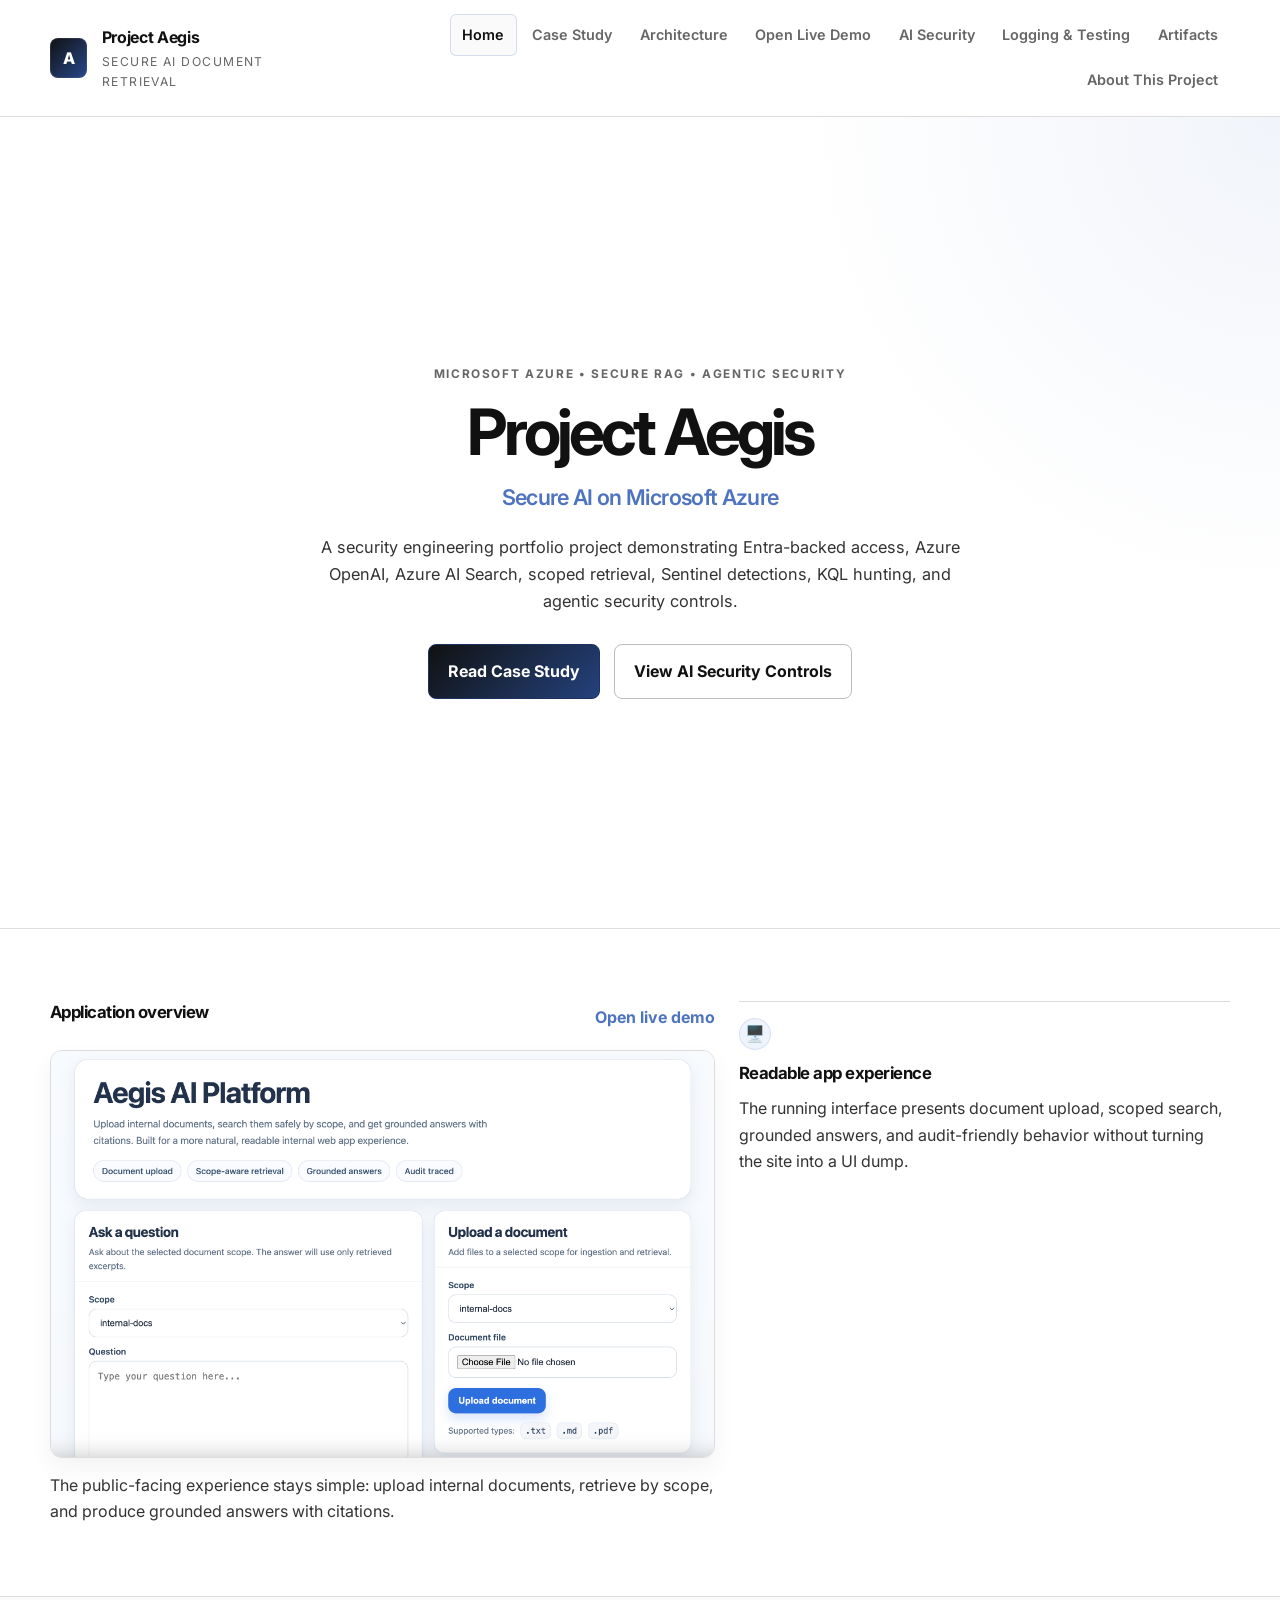
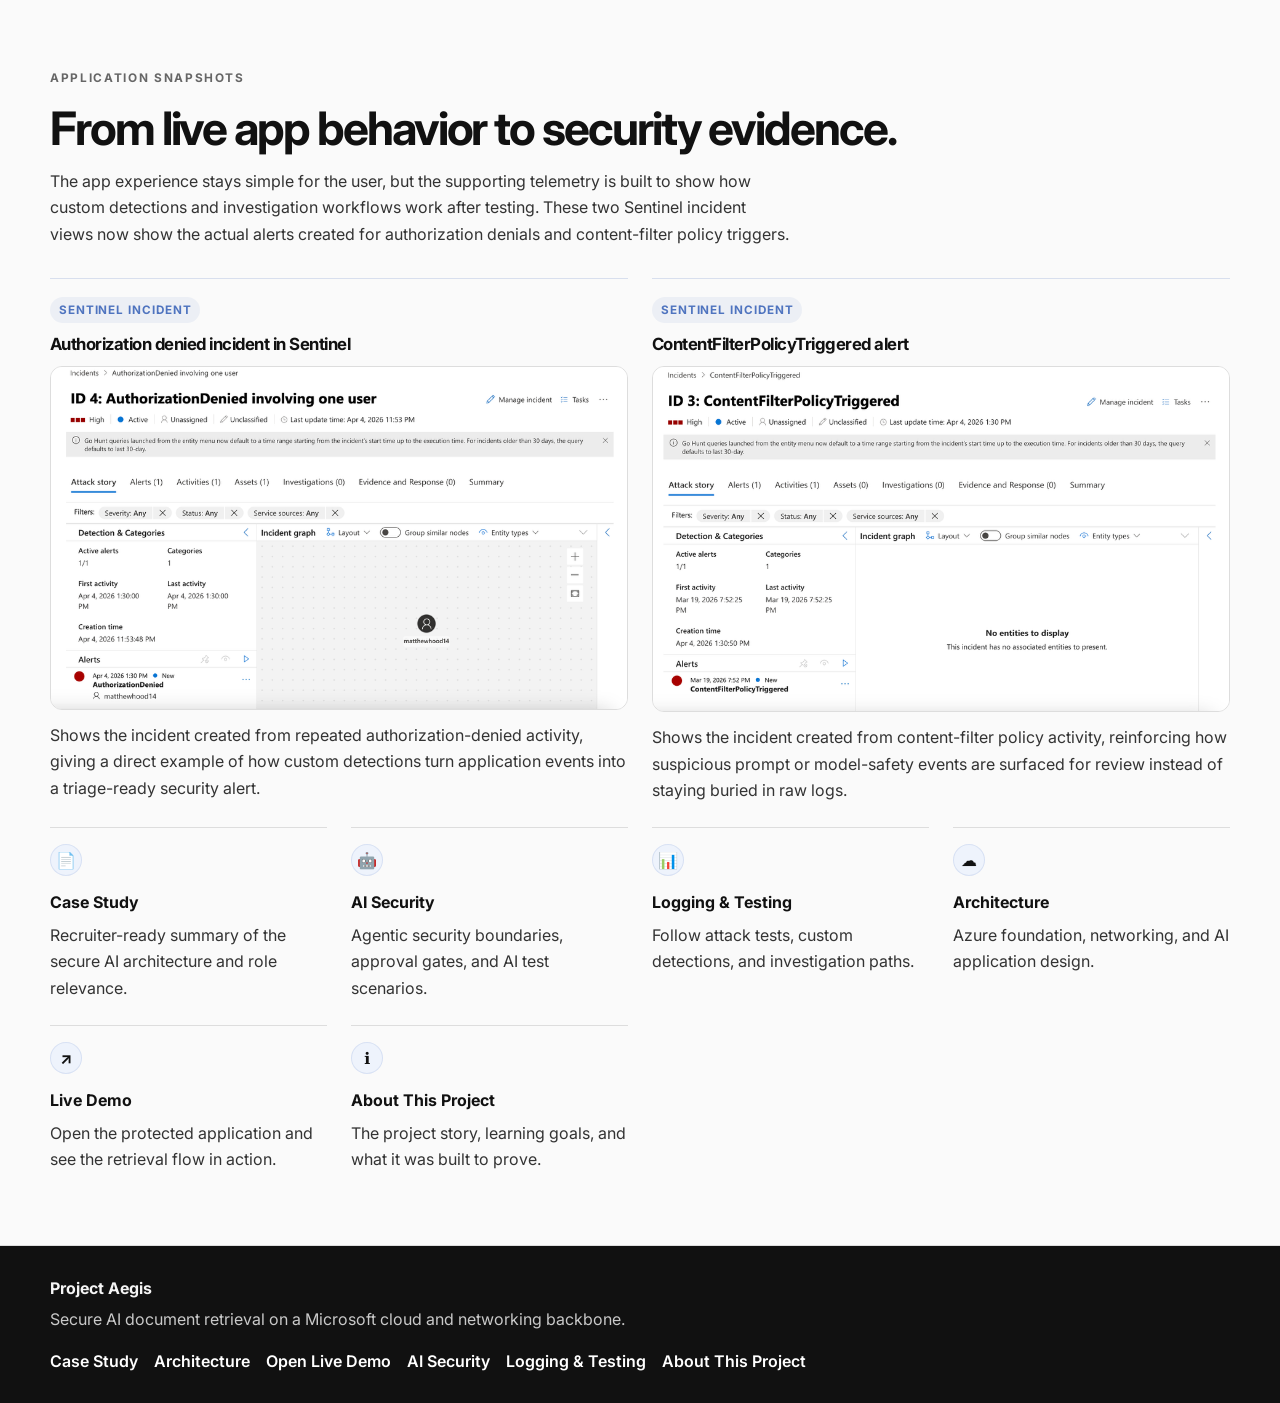
<file: index.html>
<!DOCTYPE html>
<html lang="en">
<head>
  <meta charset="UTF-8" />
  <meta name="viewport" content="width=device-width, initial-scale=1.0" />
  <title>Project Aegis | Secure AI on Microsoft Azure</title>
  <meta name="description" content="Project Aegis is a secure AI document retrieval and agentic security portfolio project built on Microsoft Azure." />
  <meta property="og:title" content="Project Aegis | Secure AI Document Retrieval" />
  <meta property="og:description" content="A recruiter-friendly case study for secure AI on Microsoft Azure, including Entra-backed access, Azure OpenAI, Azure AI Search, Sentinel detections, and agentic security controls." />
  <meta property="og:type" content="website" />
  <meta name="theme-color" content="#111111" />
  <link rel="preconnect" href="https://fonts.googleapis.com" />
  <link rel="preconnect" href="https://fonts.gstatic.com" crossorigin />
  <link href="https://fonts.googleapis.com/css2?family=Inter:wght@400;500;600;700;800&display=swap" rel="stylesheet" />
  <link rel="stylesheet" href="styles.css" />
</head>
<body>
  <div class="page-noise" aria-hidden="true"></div>
  <header class="site-header">
    <div class="container nav-shell">
      <a class="brand" href="index.html">
        <span class="brand-mark">A</span>
        <span>
          <strong>Project Aegis</strong>
          <small>Secure AI Document Retrieval</small>
        </span>
      </a>
      <nav class="site-nav" aria-label="Primary">
        <a class="is-active" href="index.html">Home</a>
        <a href="case-study.html">Case Study</a>
        <a href="architecture.html">Architecture</a>
        <a href="https://app-aegis-aiplatform-hfcscvfke4hwd0gk.eastus-01.azurewebsites.net/" target="_blank" rel="noopener">Open Live Demo</a>
        <a href="ai-security.html">AI Security</a>
        <a href="logging.html">Logging &amp; Testing</a>
        <a href="artifacts.html">Artifacts</a>
        <a href="about.html">About This Project</a>
      </nav>
    </div>
  </header>

  <main>
    <section class="hero hero-home hero-home-minimal">
      <div class="container hero-center">
        <p class="eyebrow">Microsoft Azure • Secure RAG • Agentic security</p>
        <h1>Project Aegis</h1>
        <p class="hero-subtitle">Secure AI on Microsoft Azure</p>
        <p class="lead hero-lead-minimal">A security engineering portfolio project demonstrating Entra-backed access, Azure OpenAI, Azure AI Search, scoped retrieval, Sentinel detections, KQL hunting, and agentic security controls.</p>
        <div class="hero-actions hero-actions-centered">
          <a class="button button-primary" href="case-study.html">Read Case Study</a>
          <a class="button button-secondary" href="ai-security.html">View AI Security Controls</a>
        </div>
      </div>
    </section>

    <section class="section">
      <div class="container">
        <div class="feature-media-grid">
          <article class="panel panel-visual media-panel">
            <div class="panel-head">
              <h3>Application overview</h3>
              <a href="https://app-aegis-aiplatform-hfcscvfke4hwd0gk.eastus-01.azurewebsites.net/" target="_blank" rel="noopener">Open live demo</a>
            </div>
            <img class="content-image" src="SupportingDocs/AppPictures/app-overview.png" alt="Project Aegis application interface showing upload, scoped retrieval, and grounded answer workflow." />
            <p class="media-caption">The public-facing experience stays simple: upload internal documents, retrieve by scope, and produce grounded answers with citations.</p>
          </article>
          <article class="feature-card icon-feature">
            <span class="section-icon" aria-hidden="true">🖥️</span>
            <h3>Readable app experience</h3>
            <p>The running interface presents document upload, scoped search, grounded answers, and audit-friendly behavior without turning the site into a UI dump.</p>
          </article>
        </div>
      </div>
    </section>

    <section class="section section-subtle">
      <div class="container">
        <div class="section-heading narrow">
          <p class="eyebrow">Application snapshots</p>
          <h2>From live app behavior to security evidence.</h2>
          <p>The app experience stays simple for the user, but the supporting telemetry is built to show how custom detections and investigation workflows work after testing. These two Sentinel incident views now show the actual alerts created for authorization denials and content-filter policy triggers.</p>
        </div>

        <div class="feature-grid two simple-columns sentinel-evidence-grid compact-evidence-grid">
          <article class="feature-card evidence-card compact-evidence-card">
            <span class="screenshot-kicker">Sentinel incident</span>
            <h3>Authorization denied incident in Sentinel</h3>
            <img class="content-image" src="SupportingDocs/AppPictures/AuthorizationDeniedAlert.png" alt="Microsoft Sentinel incident view for an AuthorizationDenied alert involving one user." />
            <p>Shows the incident created from repeated authorization-denied activity, giving a direct example of how custom detections turn application events into a triage-ready security alert.</p>
          </article>
          <article class="feature-card evidence-card compact-evidence-card">
            <span class="screenshot-kicker">Sentinel incident</span>
            <h3>ContentFilterPolicyTriggered alert</h3>
            <img class="content-image" src="SupportingDocs/AppPictures/ContentFilterAlert.png" alt="Microsoft Sentinel incident view for a ContentFilterPolicyTriggered alert." />
            <p>Shows the incident created from content-filter policy activity, reinforcing how suspicious prompt or model-safety events are surfaced for review instead of staying buried in raw logs.</p>
          </article>
        </div>

        <div class="quick-nav-grid spaced-top">
          <a class="nav-tile" href="case-study.html">
            <span class="tile-icon" aria-hidden="true">📄</span>
            <strong>Case Study</strong>
            <span>Recruiter-ready summary of the secure AI architecture and role relevance.</span>
          </a>
          <a class="nav-tile" href="ai-security.html">
            <span class="tile-icon" aria-hidden="true">🤖</span>
            <strong>AI Security</strong>
            <span>Agentic security boundaries, approval gates, and AI test scenarios.</span>
          </a>
          <a class="nav-tile" href="logging.html">
            <span class="tile-icon" aria-hidden="true">📊</span>
            <strong>Logging &amp; Testing</strong>
            <span>Follow attack tests, custom detections, and investigation paths.</span>
          </a>
          <a class="nav-tile" href="architecture.html">
            <span class="tile-icon" aria-hidden="true">☁️</span>
            <strong>Architecture</strong>
            <span>Azure foundation, networking, and AI application design.</span>
          </a>
          <a class="nav-tile" href="https://app-aegis-aiplatform-hfcscvfke4hwd0gk.eastus-01.azurewebsites.net/" target="_blank" rel="noopener">
            <span class="tile-icon" aria-hidden="true">↗</span>
            <strong>Live Demo</strong>
            <span>Open the protected application and see the retrieval flow in action.</span>
          </a>
          <a class="nav-tile" href="about.html">
            <span class="tile-icon" aria-hidden="true">ℹ️</span>
            <strong>About This Project</strong>
            <span>The project story, learning goals, and what it was built to prove.</span>
          </a>
        </div>
      </div>
    </section>
  </main>

  <footer class="site-footer">
    <div class="container footer-layout">
      <div>
        <strong>Project Aegis</strong>
        <p>Secure AI document retrieval on a Microsoft cloud and networking backbone.</p>
      </div>
      <div class="footer-links">
        <a href="case-study.html">Case Study</a>
        <a href="architecture.html">Architecture</a>
        <a href="https://app-aegis-aiplatform-hfcscvfke4hwd0gk.eastus-01.azurewebsites.net/" target="_blank" rel="noopener">Open Live Demo</a>
        <a href="ai-security.html">AI Security</a>
        <a href="logging.html">Logging &amp; Testing</a>
        <a href="about.html">About This Project</a>
      </div>
    </div>
  </footer>

  <script src="script.js?v=secure-ai-2026-06"></script>
</body>
</html>
</file>
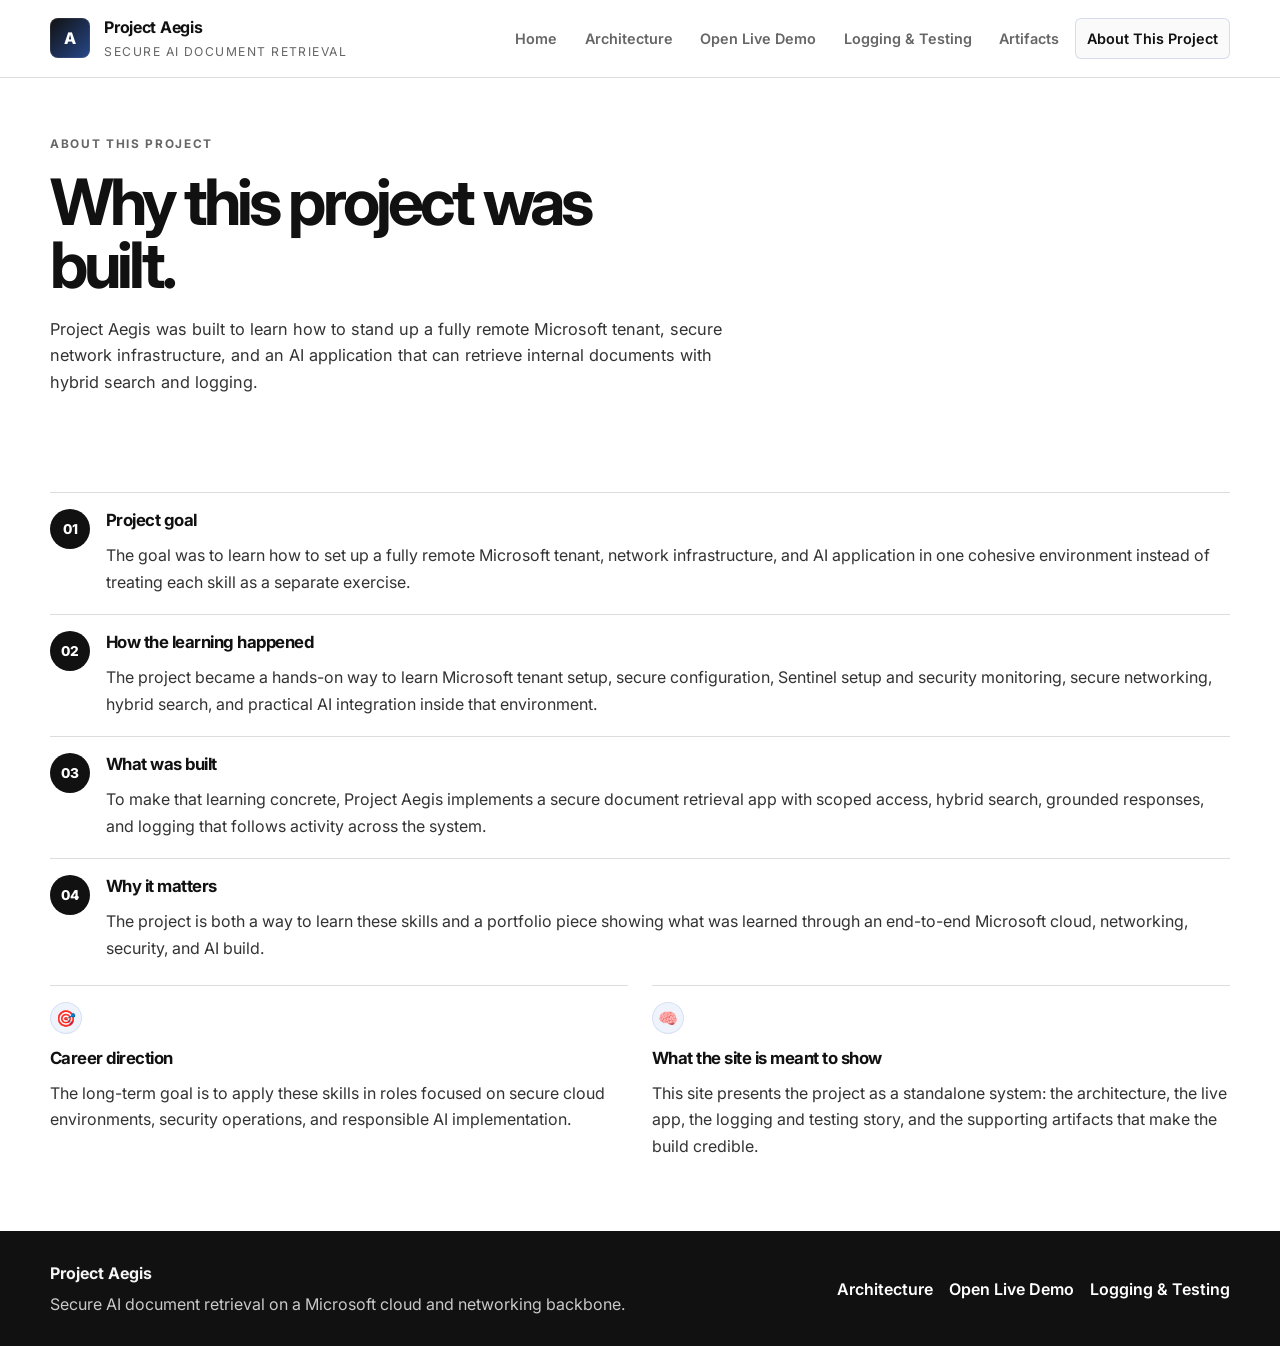
<file: about.html>
<!DOCTYPE html>
<html lang="en">
<head>
  <meta charset="UTF-8" />
  <meta name="viewport" content="width=device-width, initial-scale=1.0" />
  <title>About This Project | Project Aegis</title>
  <meta name="description" content="About the goals, learning path, and project story behind Project Aegis." />
  <link rel="preconnect" href="https://fonts.googleapis.com" />
  <link rel="preconnect" href="https://fonts.gstatic.com" crossorigin />
  <link href="https://fonts.googleapis.com/css2?family=Inter:wght@400;500;600;700;800&display=swap" rel="stylesheet" />
  <link rel="stylesheet" href="styles.css" />
</head>
<body>
  <header class="site-header">
    <div class="container nav-shell">
      <a class="brand" href="index.html">
        <span class="brand-mark">A</span>
        <span>
          <strong>Project Aegis</strong>
          <small>Secure AI Document Retrieval</small>
        </span>
      </a>
      <nav class="site-nav" aria-label="Primary">
        <a href="index.html">Home</a>
        <a href="architecture.html">Architecture</a>
        <a href="https://app-aegis-aiplatform-hfcscvfke4hwd0gk.eastus-01.azurewebsites.net/" target="_blank" rel="noopener">Open Live Demo</a>
        <a href="logging.html">Logging &amp; Testing</a>
        <a href="artifacts.html">Artifacts</a>
        <a class="is-active" href="about.html">About This Project</a>
      </nav>
    </div>
  </header>

  <main>
    <section class="page-hero">
      <div class="container">
        <p class="eyebrow">About This Project</p>
        <h1 class="page-title">Why this project was built.</h1>
        <p class="page-intro">Project Aegis was built to learn how to stand up a fully remote Microsoft tenant, secure network infrastructure, and an AI application that can retrieve internal documents with hybrid search and logging.</p>
      </div>
    </section>

    <section class="section">
      <div class="container">
        <div class="timeline detailed-timeline">
          <article class="timeline-item">
            <span class="timeline-step">01</span>
            <div>
              <h3>Project goal</h3>
              <p>The goal was to learn how to set up a fully remote Microsoft tenant, network infrastructure, and AI application in one cohesive environment instead of treating each skill as a separate exercise.</p>
            </div>
          </article>
          <article class="timeline-item">
            <span class="timeline-step">02</span>
            <div>
              <h3>How the learning happened</h3>
              <p>The project became a hands-on way to learn Microsoft tenant setup, secure configuration, Sentinel setup and security monitoring, secure networking, hybrid search, and practical AI integration inside that environment.</p>
            </div>
          </article>
          <article class="timeline-item">
            <span class="timeline-step">03</span>
            <div>
              <h3>What was built</h3>
              <p>To make that learning concrete, Project Aegis implements a secure document retrieval app with scoped access, hybrid search, grounded responses, and logging that follows activity across the system.</p>
            </div>
          </article>
          <article class="timeline-item">
            <span class="timeline-step">04</span>
            <div>
              <h3>Why it matters</h3>
              <p>The project is both a way to learn these skills and a portfolio piece showing what was learned through an end-to-end Microsoft cloud, networking, security, and AI build.</p>
            </div>
          </article>
        </div>

        <div class="feature-grid two simple-columns spaced-top">
          <article class="feature-card icon-feature">
            <span class="section-icon" aria-hidden="true">🎯</span>
            <h3>Career direction</h3>
            <p>The long-term goal is to apply these skills in roles focused on secure cloud environments, security operations, and responsible AI implementation.</p>
          </article>
          <article class="feature-card icon-feature">
            <span class="section-icon" aria-hidden="true">🧠</span>
            <h3>What the site is meant to show</h3>
            <p>This site presents the project as a standalone system: the architecture, the live app, the logging and testing story, and the supporting artifacts that make the build credible.</p>
          </article>
        </div>
      </div>
    </section>
  </main>

  <footer class="site-footer">
    <div class="container footer-layout">
      <div>
        <strong>Project Aegis</strong>
        <p>Secure AI document retrieval on a Microsoft cloud and networking backbone.</p>
      </div>
      <div class="footer-links">
        <a href="architecture.html">Architecture</a>
        <a href="https://app-aegis-aiplatform-hfcscvfke4hwd0gk.eastus-01.azurewebsites.net/" target="_blank" rel="noopener">Open Live Demo</a>
        <a href="logging.html">Logging &amp; Testing</a>
      </div>
    </div>
  </footer>

  <script src="script.js?v=secure-ai-2026-06"></script>
</body>
</html>
</file>
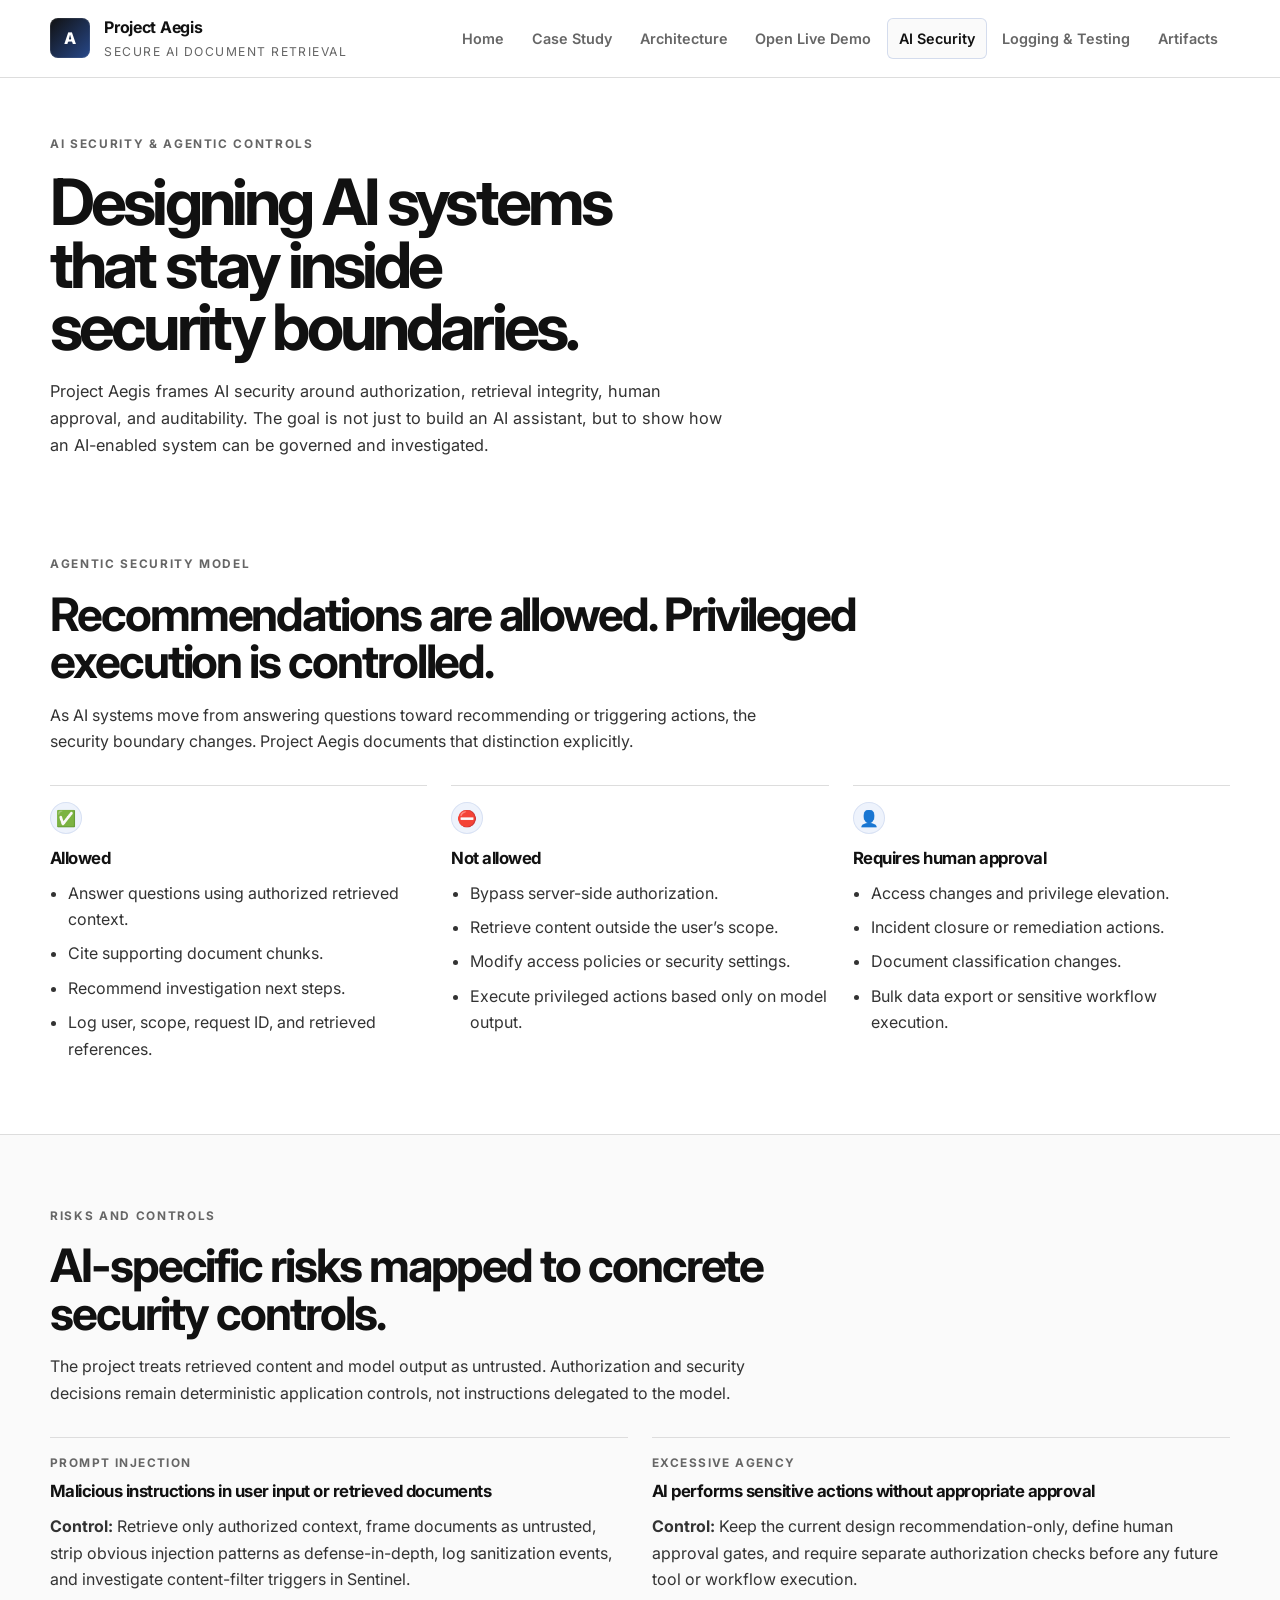
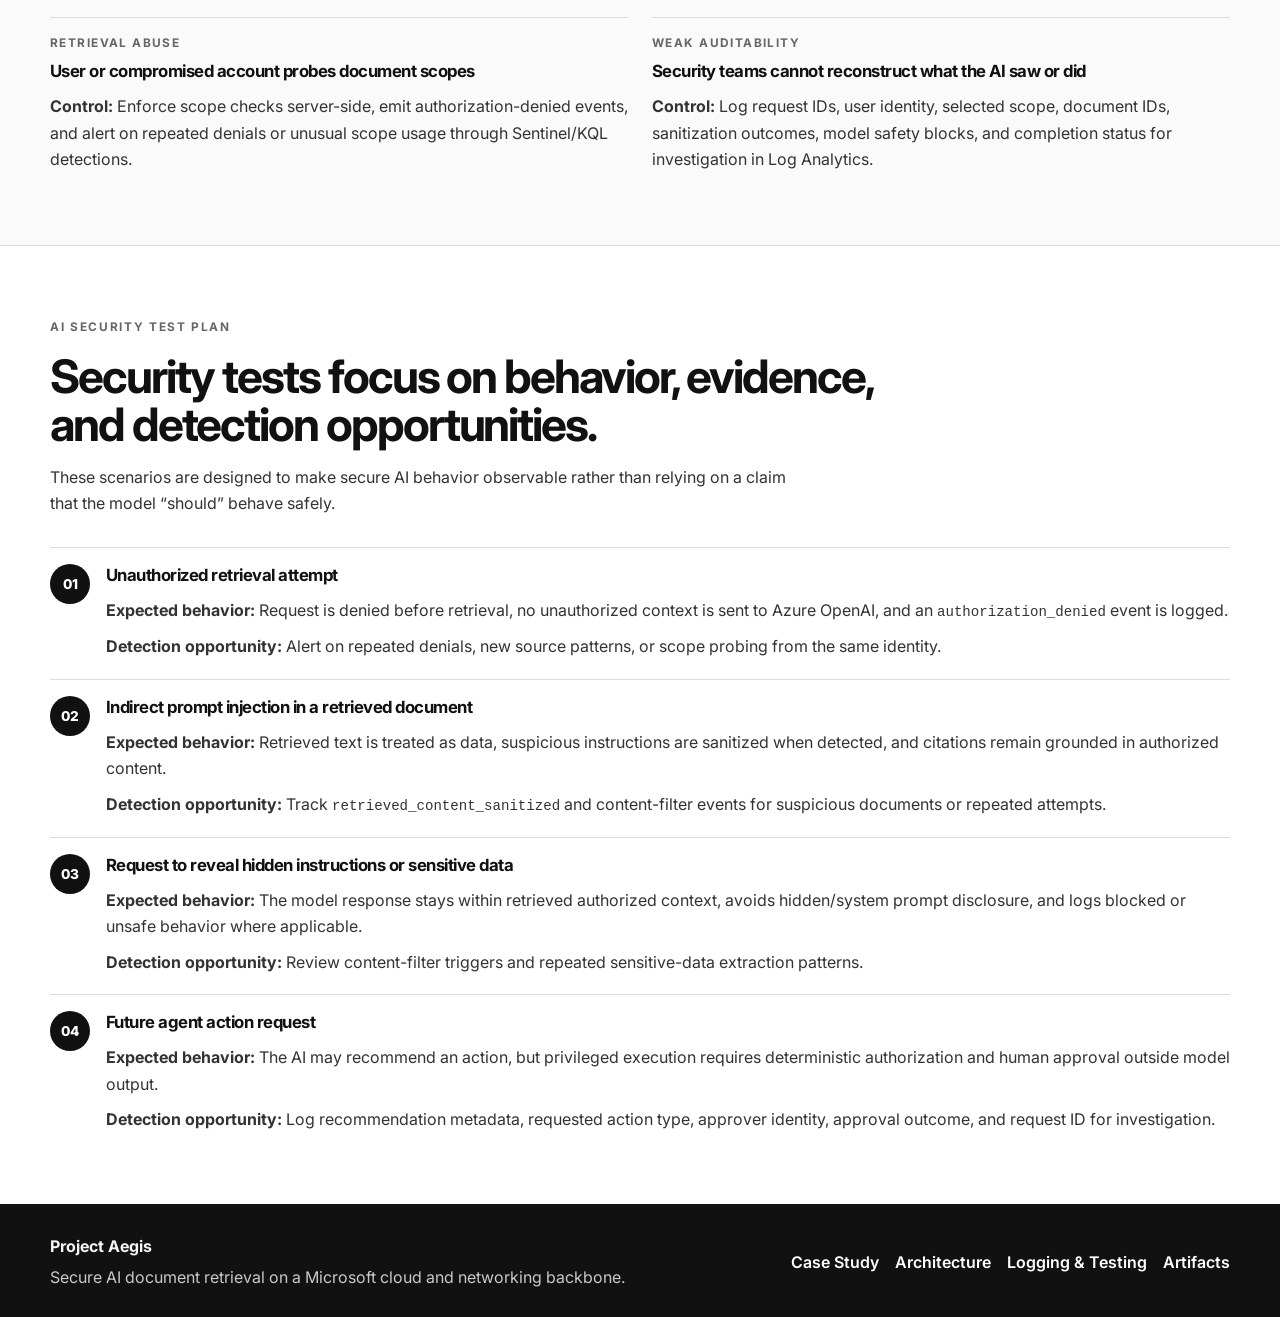
<file: ai-security.html>
<!DOCTYPE html>
<html lang="en">
<head>
  <meta charset="UTF-8" />
  <meta name="viewport" content="width=device-width, initial-scale=1.0" />
  <title>AI Security & Agentic Controls | Project Aegis</title>
  <meta name="description" content="AI security and agentic security considerations for Project Aegis, including prompt injection, scoped retrieval, and human approval boundaries." />
  <link rel="preconnect" href="https://fonts.googleapis.com" />
  <link rel="preconnect" href="https://fonts.gstatic.com" crossorigin />
  <link href="https://fonts.googleapis.com/css2?family=Inter:wght@400;500;600;700;800&display=swap" rel="stylesheet" />
  <link rel="stylesheet" href="styles.css" />
</head>
<body>
  <header class="site-header">
    <div class="container nav-shell">
      <a class="brand" href="index.html">
        <span class="brand-mark">A</span>
        <span>
          <strong>Project Aegis</strong>
          <small>Secure AI Document Retrieval</small>
        </span>
      </a>
      <nav class="site-nav" aria-label="Primary">
        <a href="index.html">Home</a>
        <a href="case-study.html">Case Study</a>
        <a href="architecture.html">Architecture</a>
        <a href="https://app-aegis-aiplatform-hfcscvfke4hwd0gk.eastus-01.azurewebsites.net/" target="_blank" rel="noopener">Open Live Demo</a>
        <a class="is-active" href="ai-security.html">AI Security</a>
        <a href="logging.html">Logging &amp; Testing</a>
        <a href="artifacts.html">Artifacts</a>
      </nav>
    </div>
  </header>

  <main>
    <section class="page-hero">
      <div class="container">
        <p class="eyebrow">AI security &amp; agentic controls</p>
        <h1 class="page-title">Designing AI systems that stay inside security boundaries.</h1>
        <p class="page-intro">Project Aegis frames AI security around authorization, retrieval integrity, human approval, and auditability. The goal is not just to build an AI assistant, but to show how an AI-enabled system can be governed and investigated.</p>
      </div>
    </section>

    <section class="section">
      <div class="container">
        <div class="section-heading narrow">
          <p class="eyebrow">Agentic security model</p>
          <h2>Recommendations are allowed. Privileged execution is controlled.</h2>
          <p>As AI systems move from answering questions toward recommending or triggering actions, the security boundary changes. Project Aegis documents that distinction explicitly.</p>
        </div>
        <div class="feature-grid three">
          <article class="feature-card icon-feature">
            <span class="section-icon" aria-hidden="true">✅</span>
            <h3>Allowed</h3>
            <ul class="clean-list">
              <li>Answer questions using authorized retrieved context.</li>
              <li>Cite supporting document chunks.</li>
              <li>Recommend investigation next steps.</li>
              <li>Log user, scope, request ID, and retrieved references.</li>
            </ul>
          </article>
          <article class="feature-card icon-feature">
            <span class="section-icon" aria-hidden="true">⛔</span>
            <h3>Not allowed</h3>
            <ul class="clean-list">
              <li>Bypass server-side authorization.</li>
              <li>Retrieve content outside the user’s scope.</li>
              <li>Modify access policies or security settings.</li>
              <li>Execute privileged actions based only on model output.</li>
            </ul>
          </article>
          <article class="feature-card icon-feature">
            <span class="section-icon" aria-hidden="true">👤</span>
            <h3>Requires human approval</h3>
            <ul class="clean-list">
              <li>Access changes and privilege elevation.</li>
              <li>Incident closure or remediation actions.</li>
              <li>Document classification changes.</li>
              <li>Bulk data export or sensitive workflow execution.</li>
            </ul>
          </article>
        </div>
      </div>
    </section>

    <section class="section section-subtle">
      <div class="container">
        <div class="section-heading narrow">
          <p class="eyebrow">Risks and controls</p>
          <h2>AI-specific risks mapped to concrete security controls.</h2>
          <p>The project treats retrieved content and model output as untrusted. Authorization and security decisions remain deterministic application controls, not instructions delegated to the model.</p>
        </div>
        <div class="risk-grid">
          <article class="risk-card">
            <span class="risk-level">Prompt injection</span>
            <h3>Malicious instructions in user input or retrieved documents</h3>
            <p><strong>Control:</strong> Retrieve only authorized context, frame documents as untrusted, strip obvious injection patterns as defense-in-depth, log sanitization events, and investigate content-filter triggers in Sentinel.</p>
          </article>
          <article class="risk-card">
            <span class="risk-level">Excessive agency</span>
            <h3>AI performs sensitive actions without appropriate approval</h3>
            <p><strong>Control:</strong> Keep the current design recommendation-only, define human approval gates, and require separate authorization checks before any future tool or workflow execution.</p>
          </article>
          <article class="risk-card">
            <span class="risk-level">Retrieval abuse</span>
            <h3>User or compromised account probes document scopes</h3>
            <p><strong>Control:</strong> Enforce scope checks server-side, emit authorization-denied events, and alert on repeated denials or unusual scope usage through Sentinel/KQL detections.</p>
          </article>
          <article class="risk-card">
            <span class="risk-level">Weak auditability</span>
            <h3>Security teams cannot reconstruct what the AI saw or did</h3>
            <p><strong>Control:</strong> Log request IDs, user identity, selected scope, document IDs, sanitization outcomes, model safety blocks, and completion status for investigation in Log Analytics.</p>
          </article>
        </div>
      </div>
    </section>

    <section class="section">
      <div class="container">
        <div class="section-heading narrow">
          <p class="eyebrow">AI security test plan</p>
          <h2>Security tests focus on behavior, evidence, and detection opportunities.</h2>
          <p>These scenarios are designed to make secure AI behavior observable rather than relying on a claim that the model “should” behave safely.</p>
        </div>
        <div class="timeline detailed-timeline">
          <article class="timeline-item">
            <span class="timeline-step">01</span>
            <div>
              <h3>Unauthorized retrieval attempt</h3>
              <p><strong>Expected behavior:</strong> Request is denied before retrieval, no unauthorized context is sent to Azure OpenAI, and an <code>authorization_denied</code> event is logged.</p>
              <p><strong>Detection opportunity:</strong> Alert on repeated denials, new source patterns, or scope probing from the same identity.</p>
            </div>
          </article>
          <article class="timeline-item">
            <span class="timeline-step">02</span>
            <div>
              <h3>Indirect prompt injection in a retrieved document</h3>
              <p><strong>Expected behavior:</strong> Retrieved text is treated as data, suspicious instructions are sanitized when detected, and citations remain grounded in authorized content.</p>
              <p><strong>Detection opportunity:</strong> Track <code>retrieved_content_sanitized</code> and content-filter events for suspicious documents or repeated attempts.</p>
            </div>
          </article>
          <article class="timeline-item">
            <span class="timeline-step">03</span>
            <div>
              <h3>Request to reveal hidden instructions or sensitive data</h3>
              <p><strong>Expected behavior:</strong> The model response stays within retrieved authorized context, avoids hidden/system prompt disclosure, and logs blocked or unsafe behavior where applicable.</p>
              <p><strong>Detection opportunity:</strong> Review content-filter triggers and repeated sensitive-data extraction patterns.</p>
            </div>
          </article>
          <article class="timeline-item">
            <span class="timeline-step">04</span>
            <div>
              <h3>Future agent action request</h3>
              <p><strong>Expected behavior:</strong> The AI may recommend an action, but privileged execution requires deterministic authorization and human approval outside model output.</p>
              <p><strong>Detection opportunity:</strong> Log recommendation metadata, requested action type, approver identity, approval outcome, and request ID for investigation.</p>
            </div>
          </article>
        </div>
      </div>
    </section>
  </main>

  <footer class="site-footer">
    <div class="container footer-layout">
      <div>
        <strong>Project Aegis</strong>
        <p>Secure AI document retrieval on a Microsoft cloud and networking backbone.</p>
      </div>
      <div class="footer-links">
        <a href="case-study.html">Case Study</a>
        <a href="architecture.html">Architecture</a>
        <a href="logging.html">Logging &amp; Testing</a>
        <a href="artifacts.html">Artifacts</a>
      </div>
    </div>
  </footer>

  <script src="script.js?v=secure-ai-2026-06"></script>
</body>
</html>
</file>
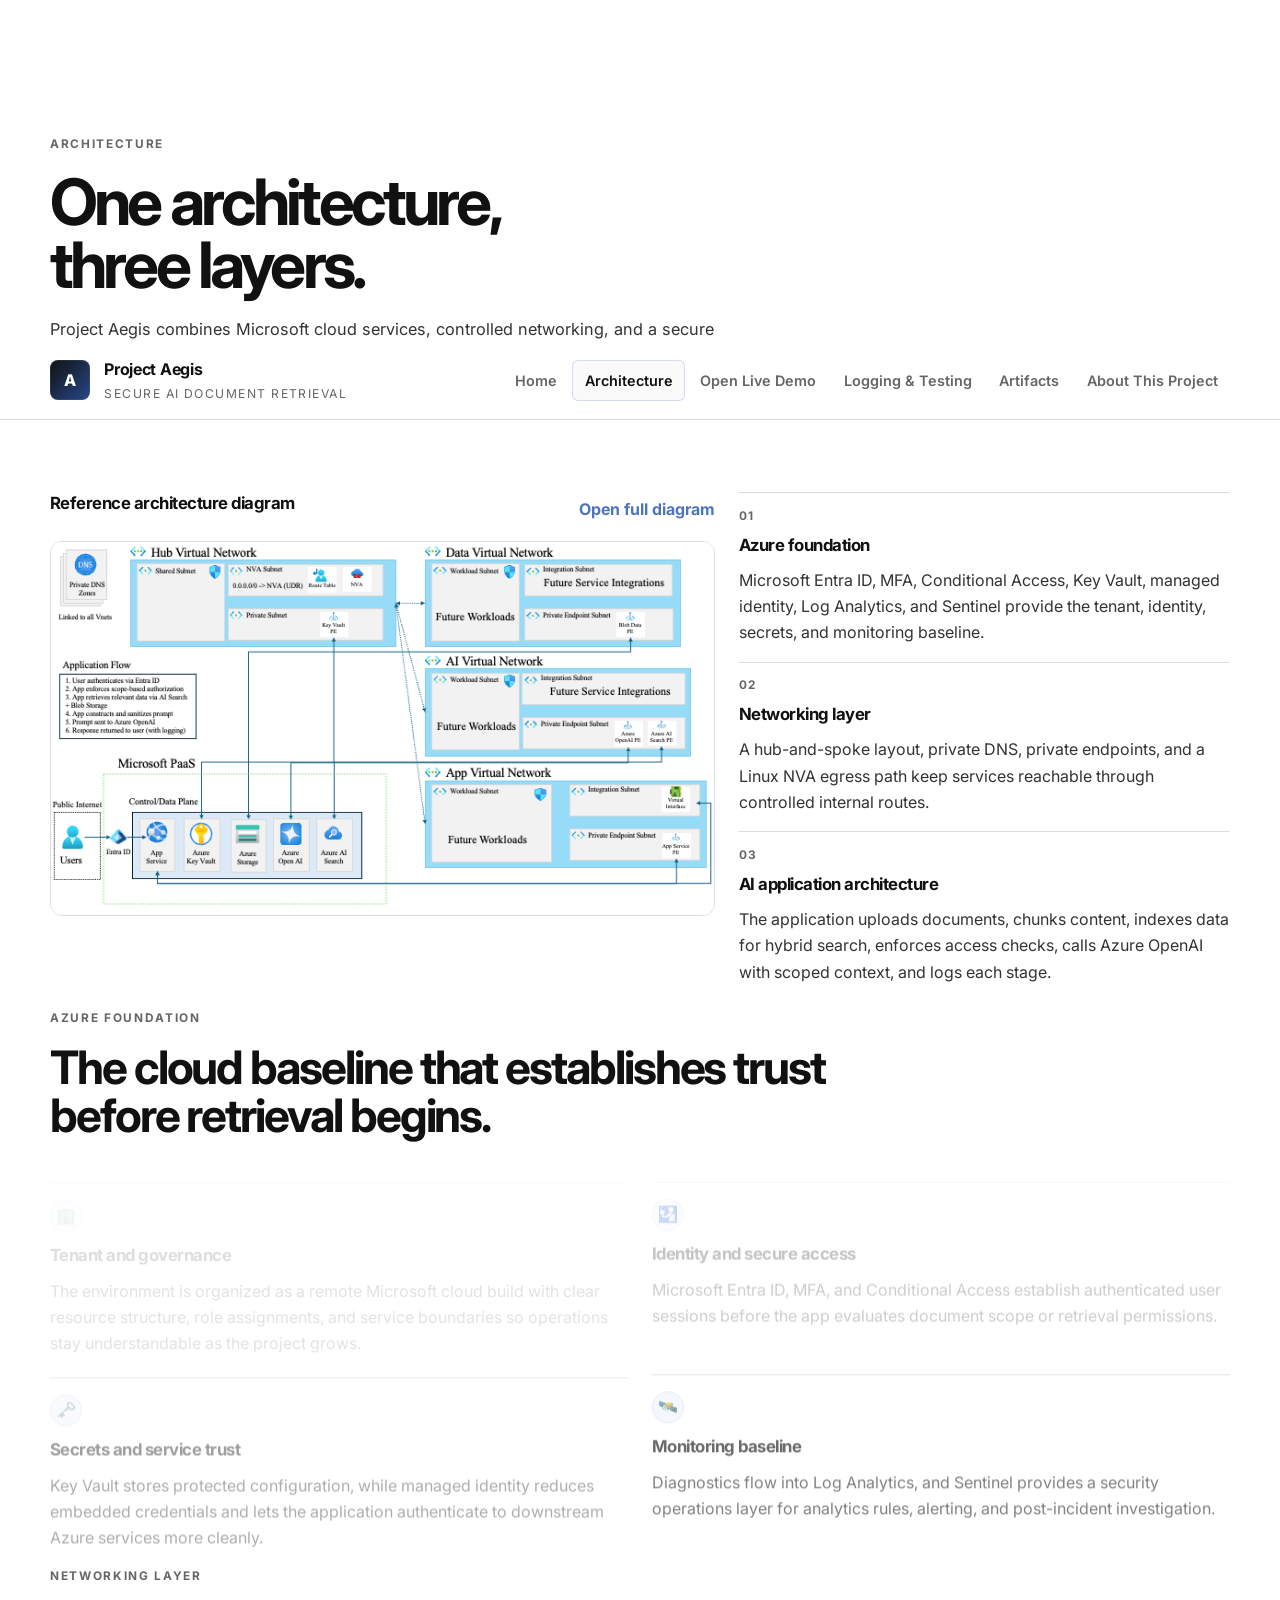
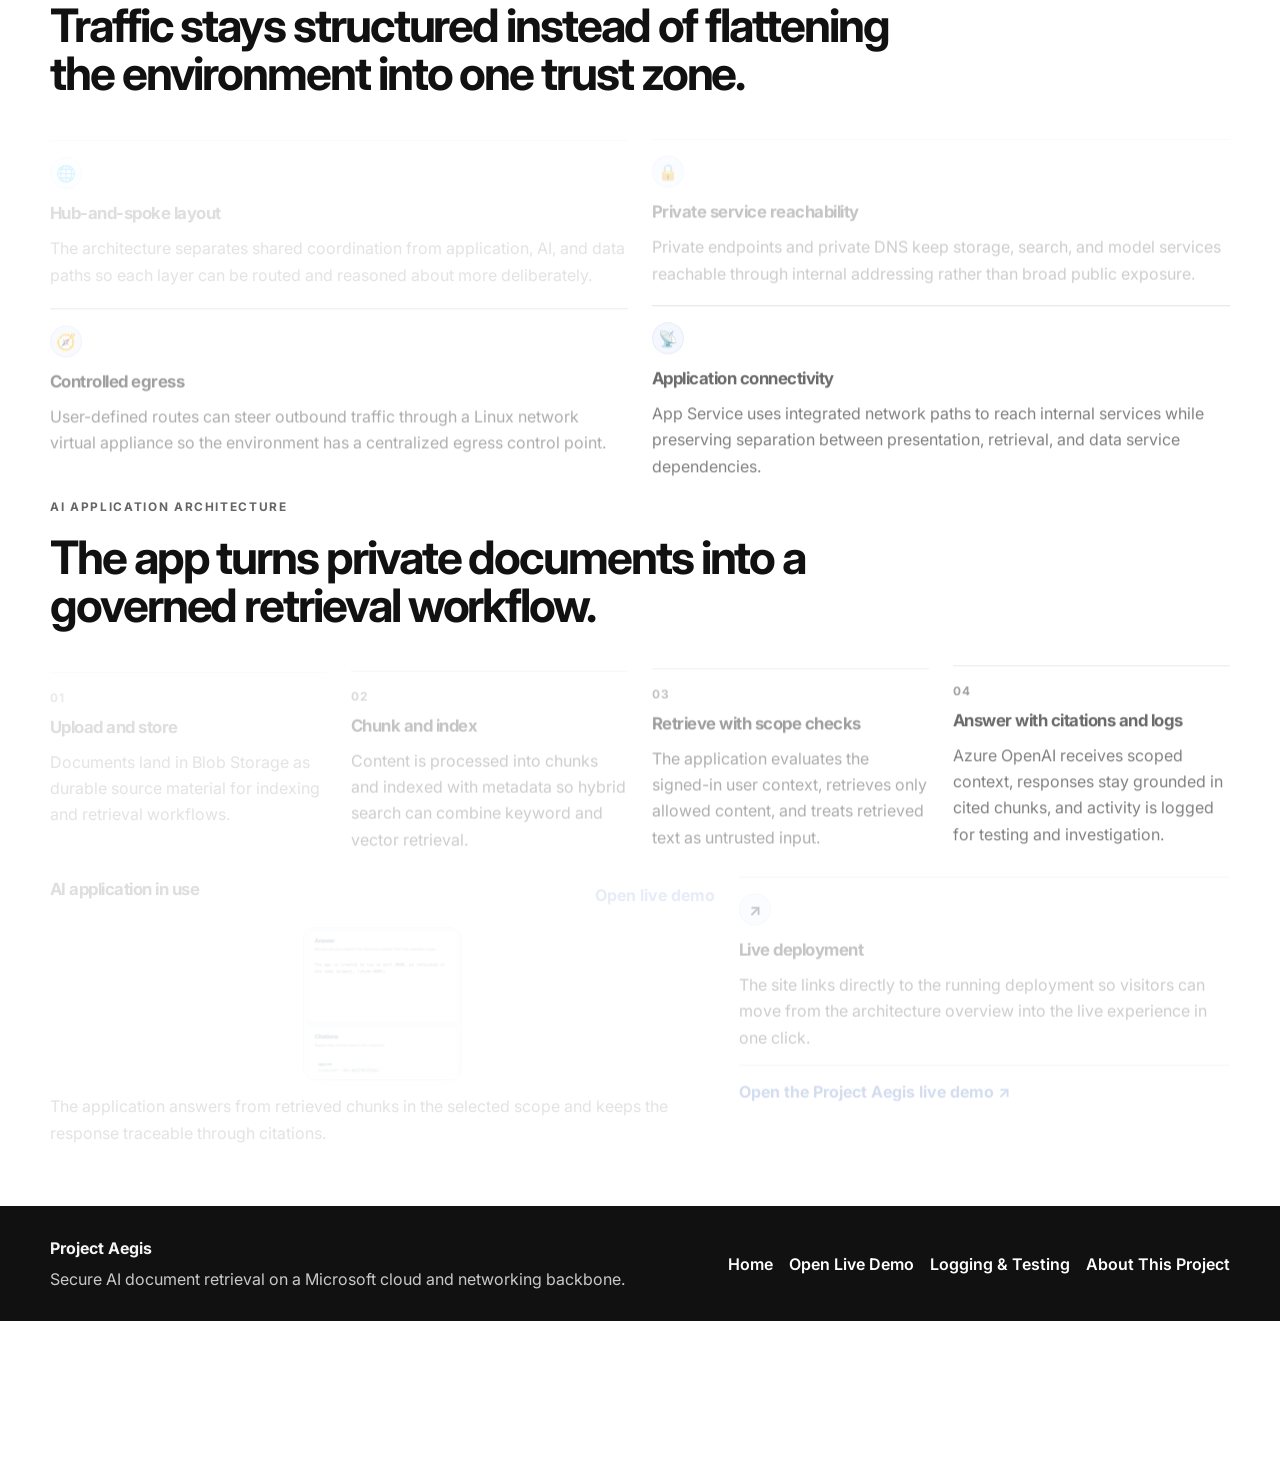
<file: app.html>
<!DOCTYPE html>
<html lang="en">
<head>
  <meta charset="UTF-8" />
  <meta http-equiv="refresh" content="0; url=architecture.html#ai-application-architecture" />
  <meta name="viewport" content="width=device-width, initial-scale=1.0" />
  <title>AI Application Architecture | Project Aegis</title>
  <link rel="stylesheet" href="styles.css" />
</head>
<body>
  <main class="section">
    <div class="container">
      <p class="eyebrow">Redirecting</p>
      <h1 class="page-title">The AI application now lives inside the Architecture section.</h1>
      <p class="page-intro">If you are not redirected automatically, <a class="text-link" href="architecture.html#ai-application-architecture">open AI application architecture</a>.</p>
    </div>
  </main>
</body>
</html>
</file>
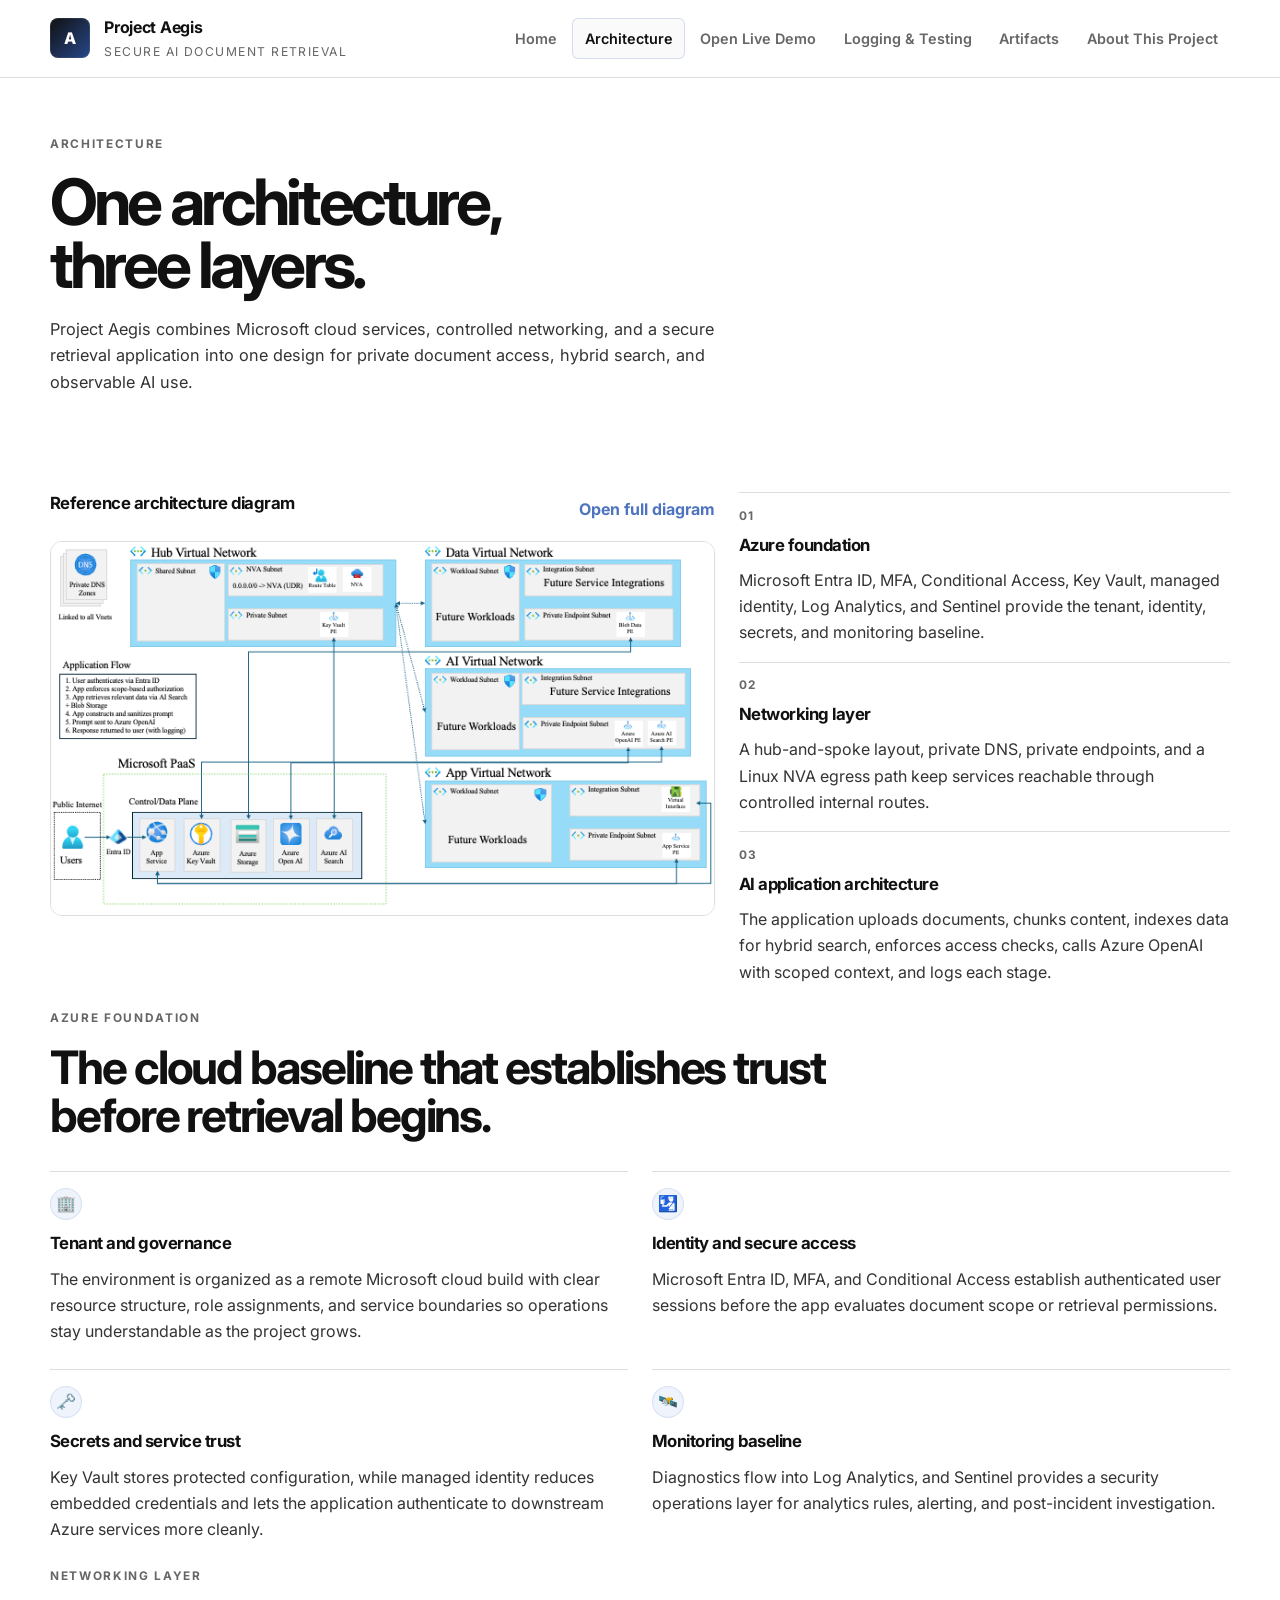
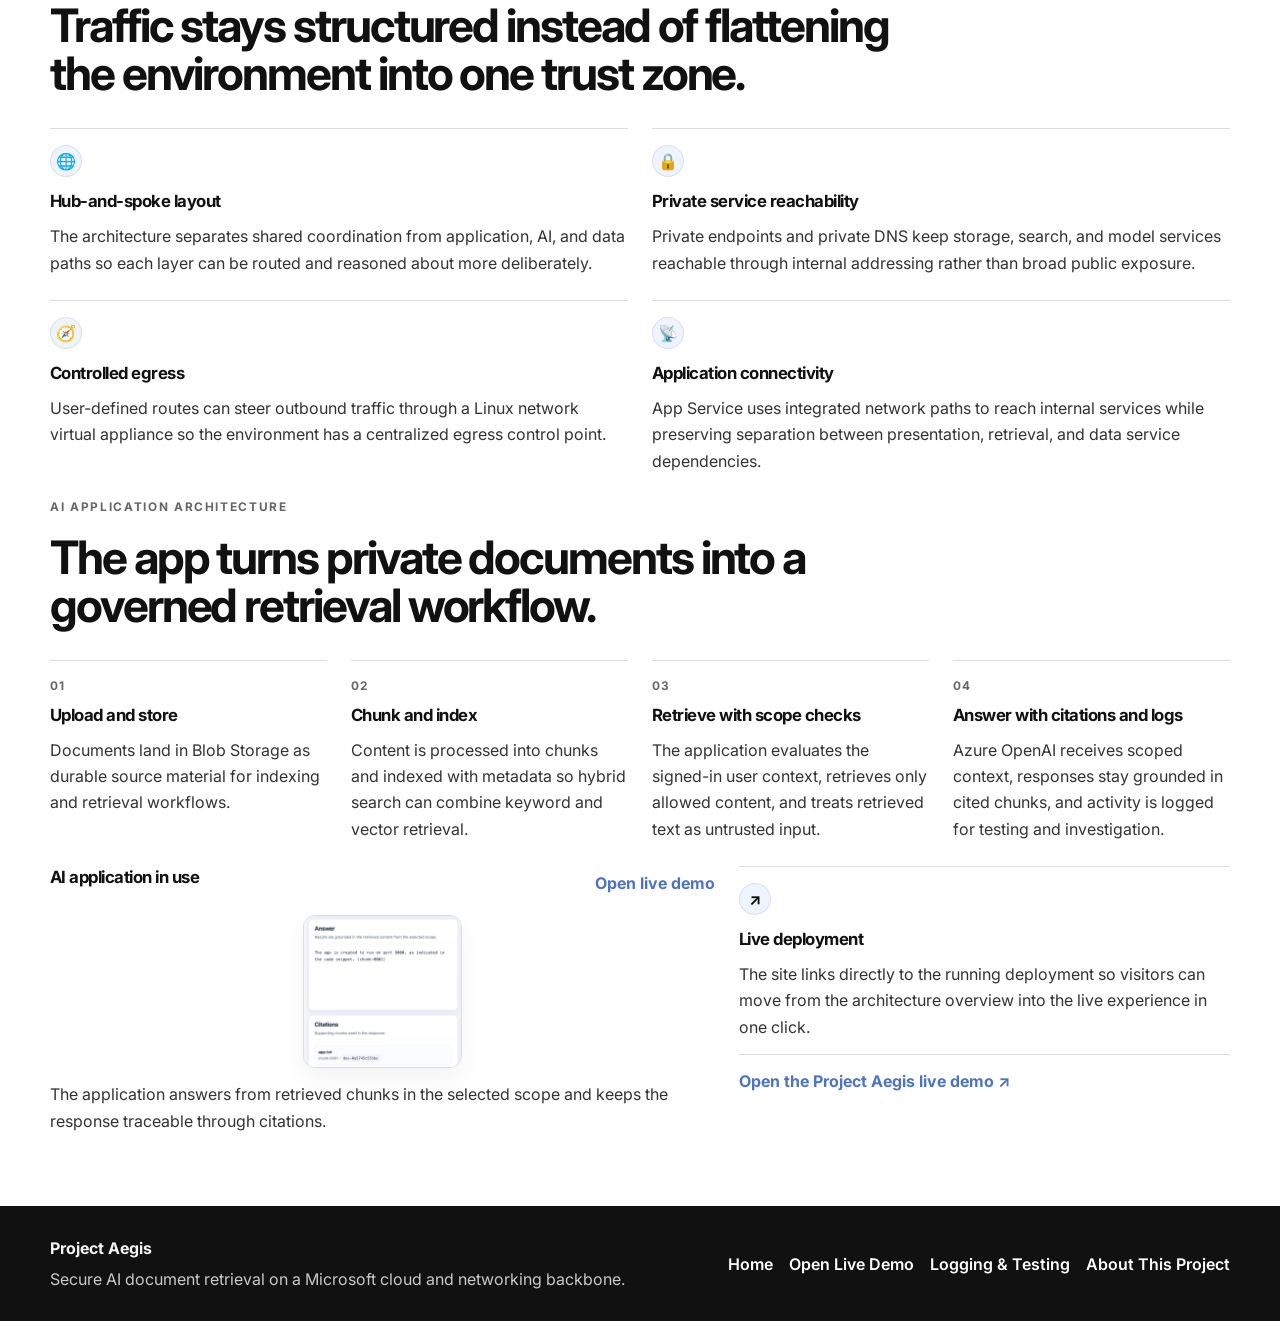
<file: architecture.html>
<!DOCTYPE html>
<html lang="en">
<head>
  <meta charset="UTF-8" />
  <meta name="viewport" content="width=device-width, initial-scale=1.0" />
  <title>Architecture | Project Aegis</title>
  <meta name="description" content="Architecture for Project Aegis, organized into Azure foundation, networking layer, and AI application architecture." />
  <link rel="preconnect" href="https://fonts.googleapis.com" />
  <link rel="preconnect" href="https://fonts.gstatic.com" crossorigin />
  <link href="https://fonts.googleapis.com/css2?family=Inter:wght@400;500;600;700;800&display=swap" rel="stylesheet" />
  <link rel="stylesheet" href="styles.css" />
</head>
<body>
  <header class="site-header">
    <div class="container nav-shell">
      <a class="brand" href="index.html">
        <span class="brand-mark">A</span>
        <span>
          <strong>Project Aegis</strong>
          <small>Secure AI Document Retrieval</small>
        </span>
      </a>
      <nav class="site-nav" aria-label="Primary">
        <a href="index.html">Home</a>
        <a class="is-active" href="architecture.html">Architecture</a>
        <a href="https://app-aegis-aiplatform-hfcscvfke4hwd0gk.eastus-01.azurewebsites.net/" target="_blank" rel="noopener">Open Live Demo</a>
        <a href="logging.html">Logging &amp; Testing</a>
        <a href="artifacts.html">Artifacts</a>
        <a href="about.html">About This Project</a>
      </nav>
    </div>
  </header>

  <main>
    <section class="page-hero">
      <div class="container">
        <p class="eyebrow">Architecture</p>
        <h1 class="page-title">One architecture, three layers.</h1>
        <p class="page-intro">Project Aegis combines Microsoft cloud services, controlled networking, and a secure retrieval application into one design for private document access, hybrid search, and observable AI use.</p>
      </div>
    </section>

    <section class="section">
      <div class="container">
        <div class="architecture-layout">
          <article class="panel panel-visual">
            <div class="panel-head">
              <h3>Reference architecture diagram</h3>
              <a href="SupportingDocs/aegis_final_polished_diagram.png" target="_blank" rel="noopener">Open full diagram</a>
            </div>
            <img class="architecture-image" src="SupportingDocs/aegis_final_polished_diagram.png" alt="Project Aegis Azure architecture diagram showing hub-and-spoke networking, private endpoints, application services, AI services, and data services." />
          </article>

          <div class="stacked-panels">
            <article class="panel slim-panel">
              <span class="stat-label">01</span>
              <h3>Azure foundation</h3>
              <p>Microsoft Entra ID, MFA, Conditional Access, Key Vault, managed identity, Log Analytics, and Sentinel provide the tenant, identity, secrets, and monitoring baseline.</p>
            </article>
            <article class="panel slim-panel">
              <span class="stat-label">02</span>
              <h3>Networking layer</h3>
              <p>A hub-and-spoke layout, private DNS, private endpoints, and a Linux NVA egress path keep services reachable through controlled internal routes.</p>
            </article>
            <article class="panel slim-panel">
              <span class="stat-label">03</span>
              <h3>AI application architecture</h3>
              <p>The application uploads documents, chunks content, indexes data for hybrid search, enforces access checks, calls Azure OpenAI with scoped context, and logs each stage.</p>
            </article>
          </div>
        </div>

        <div class="section-heading narrow spaced-top" id="azure-foundation">
          <p class="eyebrow">Azure foundation</p>
          <h2>The cloud baseline that establishes trust before retrieval begins.</h2>
        </div>
        <div class="feature-grid two simple-columns">
          <article class="feature-card icon-feature">
            <span class="section-icon" aria-hidden="true">🏢</span>
            <h3>Tenant and governance</h3>
            <p>The environment is organized as a remote Microsoft cloud build with clear resource structure, role assignments, and service boundaries so operations stay understandable as the project grows.</p>
          </article>
          <article class="feature-card icon-feature">
            <span class="section-icon" aria-hidden="true">🛂</span>
            <h3>Identity and secure access</h3>
            <p>Microsoft Entra ID, MFA, and Conditional Access establish authenticated user sessions before the app evaluates document scope or retrieval permissions.</p>
          </article>
          <article class="feature-card icon-feature">
            <span class="section-icon" aria-hidden="true">🗝️</span>
            <h3>Secrets and service trust</h3>
            <p>Key Vault stores protected configuration, while managed identity reduces embedded credentials and lets the application authenticate to downstream Azure services more cleanly.</p>
          </article>
          <article class="feature-card icon-feature">
            <span class="section-icon" aria-hidden="true">🛰️</span>
            <h3>Monitoring baseline</h3>
            <p>Diagnostics flow into Log Analytics, and Sentinel provides a security operations layer for analytics rules, alerting, and post-incident investigation.</p>
          </article>
        </div>

        <div class="section-heading narrow spaced-top" id="networking-layer">
          <p class="eyebrow">Networking layer</p>
          <h2>Traffic stays structured instead of flattening the environment into one trust zone.</h2>
        </div>
        <div class="feature-grid two simple-columns">
          <article class="feature-card icon-feature">
            <span class="section-icon" aria-hidden="true">🌐</span>
            <h3>Hub-and-spoke layout</h3>
            <p>The architecture separates shared coordination from application, AI, and data paths so each layer can be routed and reasoned about more deliberately.</p>
          </article>
          <article class="feature-card icon-feature">
            <span class="section-icon" aria-hidden="true">🔒</span>
            <h3>Private service reachability</h3>
            <p>Private endpoints and private DNS keep storage, search, and model services reachable through internal addressing rather than broad public exposure.</p>
          </article>
          <article class="feature-card icon-feature">
            <span class="section-icon" aria-hidden="true">🧭</span>
            <h3>Controlled egress</h3>
            <p>User-defined routes can steer outbound traffic through a Linux network virtual appliance so the environment has a centralized egress control point.</p>
          </article>
          <article class="feature-card icon-feature">
            <span class="section-icon" aria-hidden="true">📡</span>
            <h3>Application connectivity</h3>
            <p>App Service uses integrated network paths to reach internal services while preserving separation between presentation, retrieval, and data service dependencies.</p>
          </article>
        </div>

        <div class="section-heading narrow spaced-top" id="ai-application-architecture">
          <p class="eyebrow">AI application architecture</p>
          <h2>The app turns private documents into a governed retrieval workflow.</h2>
        </div>
        <div class="flow-grid flow-grid-four">
          <article class="feature-card flow-card">
            <span class="step">01</span>
            <h3>Upload and store</h3>
            <p>Documents land in Blob Storage as durable source material for indexing and retrieval workflows.</p>
          </article>
          <article class="feature-card flow-card">
            <span class="step">02</span>
            <h3>Chunk and index</h3>
            <p>Content is processed into chunks and indexed with metadata so hybrid search can combine keyword and vector retrieval.</p>
          </article>
          <article class="feature-card flow-card">
            <span class="step">03</span>
            <h3>Retrieve with scope checks</h3>
            <p>The application evaluates the signed-in user context, retrieves only allowed content, and treats retrieved text as untrusted input.</p>
          </article>
          <article class="feature-card flow-card">
            <span class="step">04</span>
            <h3>Answer with citations and logs</h3>
            <p>Azure OpenAI receives scoped context, responses stay grounded in cited chunks, and activity is logged for testing and investigation.</p>
          </article>
        </div>

        <div class="feature-media-grid spaced-top ai-architecture-showcase">
          <article class="panel panel-visual media-panel">
            <div class="panel-head">
              <h3>AI application in use</h3>
              <a href="https://app-aegis-aiplatform-hfcscvfke4hwd0gk.eastus-01.azurewebsites.net/" target="_blank" rel="noopener">Open live demo</a>
            </div>
            <img class="content-image content-image-contained app-use-image" src="SupportingDocs/AppPictures/app-answer-citations.png" alt="Project Aegis answer view showing a grounded response and supporting citations from retrieved chunks." />
            <p class="media-caption">The application answers from retrieved chunks in the selected scope and keeps the response traceable through citations.</p>
          </article>
          <article class="feature-card icon-feature">
            <span class="section-icon" aria-hidden="true">↗</span>
            <h3>Live deployment</h3>
            <p>The site links directly to the running deployment so visitors can move from the architecture overview into the live experience in one click.</p>
            <div class="callout-inline">
              <a class="text-link" href="https://app-aegis-aiplatform-hfcscvfke4hwd0gk.eastus-01.azurewebsites.net/" target="_blank" rel="noopener">Open the Project Aegis live demo ↗</a>
            </div>
          </article>
        </div>
      </div>
    </section>
  </main>

  <footer class="site-footer">
    <div class="container footer-layout">
      <div>
        <strong>Project Aegis</strong>
        <p>Secure AI document retrieval on a Microsoft cloud and networking backbone.</p>
      </div>
      <div class="footer-links">
        <a href="index.html">Home</a>
        <a href="https://app-aegis-aiplatform-hfcscvfke4hwd0gk.eastus-01.azurewebsites.net/" target="_blank" rel="noopener">Open Live Demo</a>
        <a href="logging.html">Logging &amp; Testing</a>
        <a href="about.html">About This Project</a>
      </div>
    </div>
  </footer>

  <script src="script.js?v=secure-ai-2026-06"></script>
</body>
</html>
</file>
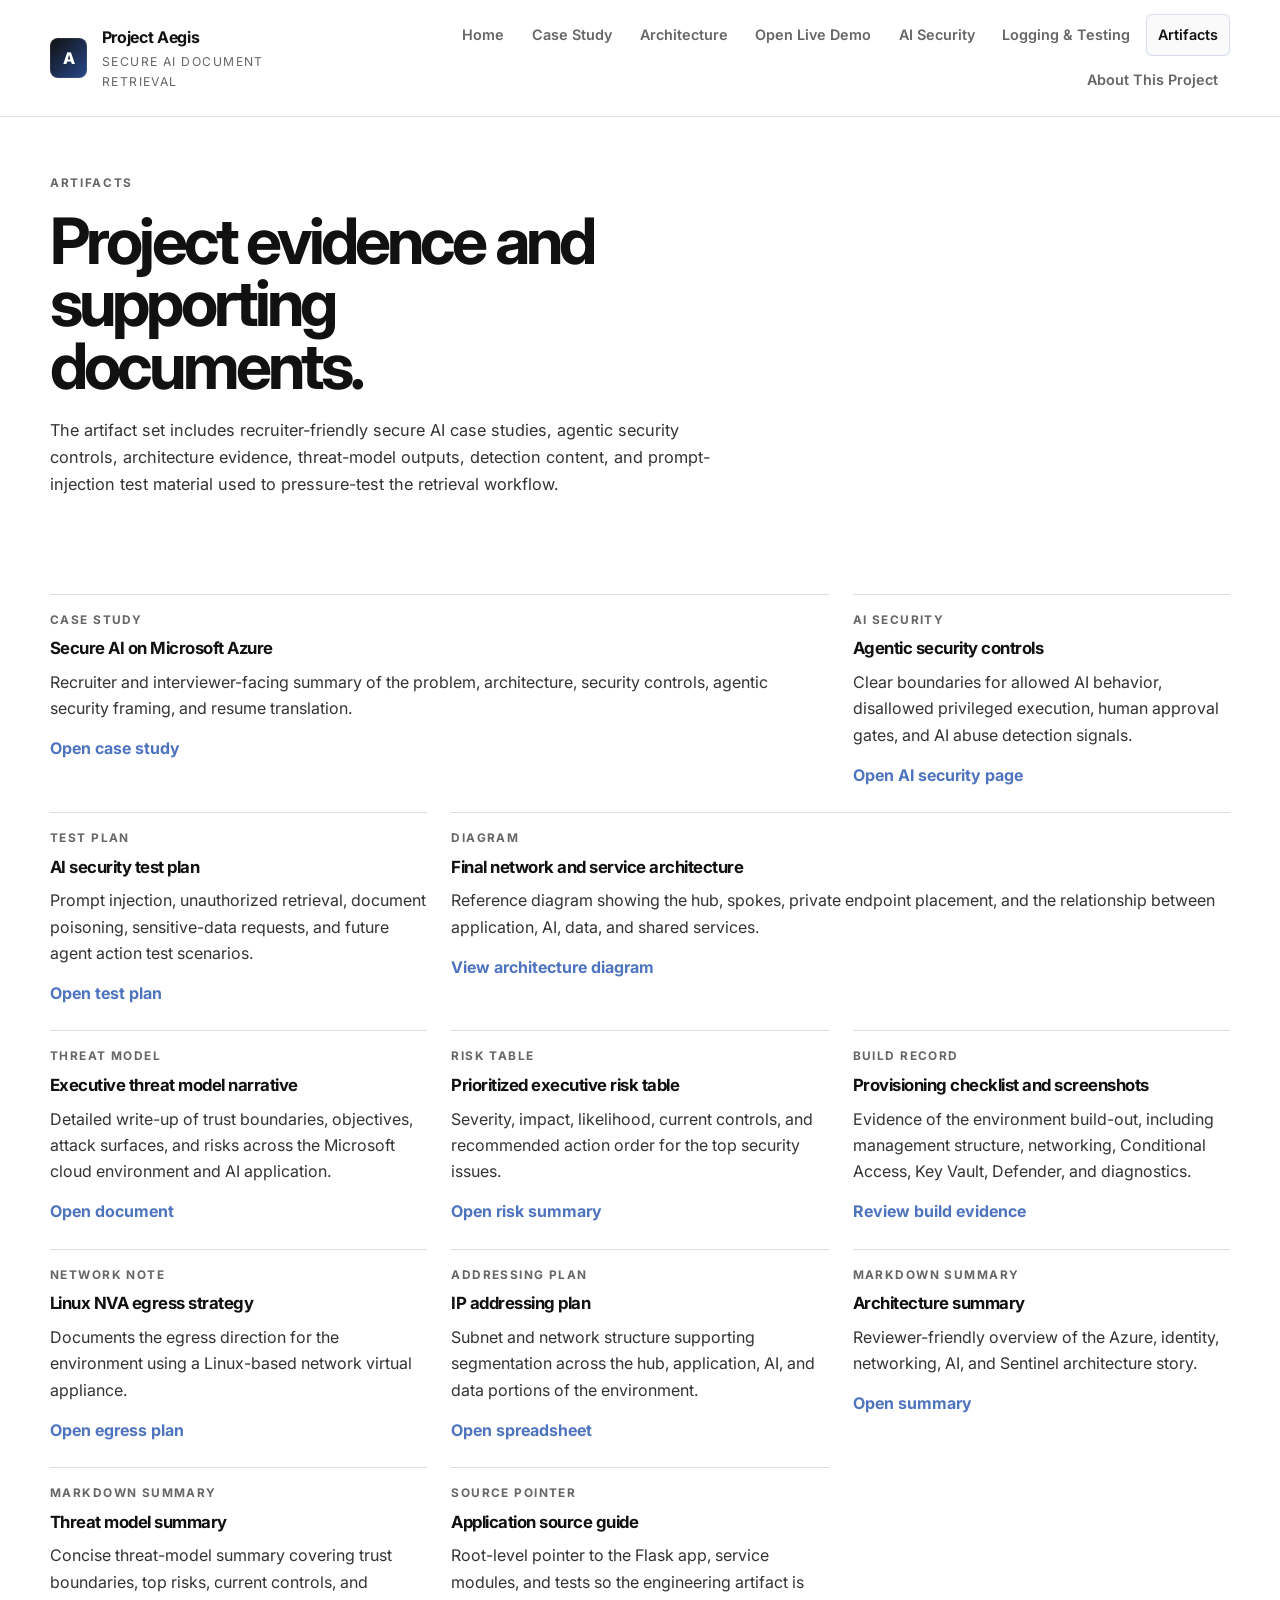
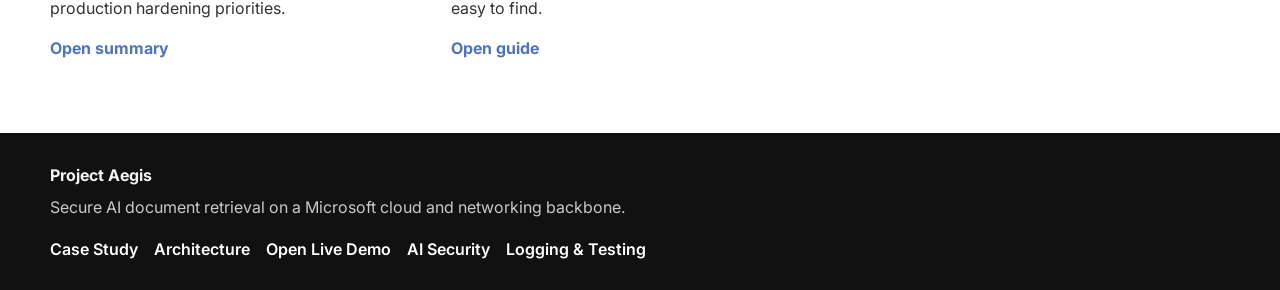
<file: artifacts.html>
<!DOCTYPE html>
<html lang="en">
<head>
  <meta charset="UTF-8" />
  <meta name="viewport" content="width=device-width, initial-scale=1.0" />
  <title>Artifacts | Project Aegis</title>
  <meta name="description" content="Supporting artifacts for Project Aegis including diagrams, threat models, implementation notes, and adversarial test material." />
  <link rel="preconnect" href="https://fonts.googleapis.com" />
  <link rel="preconnect" href="https://fonts.gstatic.com" crossorigin />
  <link href="https://fonts.googleapis.com/css2?family=Inter:wght@400;500;600;700;800&display=swap" rel="stylesheet" />
  <link rel="stylesheet" href="styles.css" />
</head>
<body>
  <header class="site-header">
    <div class="container nav-shell">
      <a class="brand" href="index.html">
        <span class="brand-mark">A</span>
        <span>
          <strong>Project Aegis</strong>
          <small>Secure AI Document Retrieval</small>
        </span>
      </a>
      <nav class="site-nav" aria-label="Primary">
        <a href="index.html">Home</a>
        <a href="case-study.html">Case Study</a>
        <a href="architecture.html">Architecture</a>
        <a href="https://app-aegis-aiplatform-hfcscvfke4hwd0gk.eastus-01.azurewebsites.net/" target="_blank" rel="noopener">Open Live Demo</a>
        <a href="ai-security.html">AI Security</a>
        <a href="logging.html">Logging &amp; Testing</a>
        <a class="is-active" href="artifacts.html">Artifacts</a>
        <a href="about.html">About This Project</a>
      </nav>
    </div>
  </header>

  <main>
    <section class="page-hero">
      <div class="container">
        <p class="eyebrow">Artifacts</p>
        <h1 class="page-title">Project evidence and supporting documents.</h1>
        <p class="page-intro">The artifact set includes recruiter-friendly secure AI case studies, agentic security controls, architecture evidence, threat-model outputs, detection content, and prompt-injection test material used to pressure-test the retrieval workflow.</p>
      </div>
    </section>

    <section class="section">
      <div class="container">
        <div class="artifact-grid artifact-grid-expanded">

          <a class="artifact-card featured" href="case-study.html">
            <span class="artifact-type">Case study</span>
            <h3>Secure AI on Microsoft Azure</h3>
            <p>Recruiter and interviewer-facing summary of the problem, architecture, security controls, agentic security framing, and resume translation.</p>
            <span class="artifact-link">Open case study</span>
          </a>

          <a class="artifact-card" href="ai-security.html">
            <span class="artifact-type">AI security</span>
            <h3>Agentic security controls</h3>
            <p>Clear boundaries for allowed AI behavior, disallowed privileged execution, human approval gates, and AI abuse detection signals.</p>
            <span class="artifact-link">Open AI security page</span>
          </a>

          <a class="artifact-card" href="docs/ai-security-test-plan.md" target="_blank" rel="noopener">
            <span class="artifact-type">Test plan</span>
            <h3>AI security test plan</h3>
            <p>Prompt injection, unauthorized retrieval, document poisoning, sensitive-data requests, and future agent action test scenarios.</p>
            <span class="artifact-link">Open test plan</span>
          </a>
          <a class="artifact-card featured" href="SupportingDocs/aegis_final_polished_diagram.png" target="_blank" rel="noopener">
            <span class="artifact-type">Diagram</span>
            <h3>Final network and service architecture</h3>
            <p>Reference diagram showing the hub, spokes, private endpoint placement, and the relationship between application, AI, data, and shared services.</p>
            <span class="artifact-link">View architecture diagram</span>
          </a>

          <a class="artifact-card" href="SupportingDocs/Threat%20Modeling%20Document%20-%20Executive.docx" target="_blank" rel="noopener">
            <span class="artifact-type">Threat model</span>
            <h3>Executive threat model narrative</h3>
            <p>Detailed write-up of trust boundaries, objectives, attack surfaces, and risks across the Microsoft cloud environment and AI application.</p>
            <span class="artifact-link">Open document</span>
          </a>

          <a class="artifact-card" href="SupportingDocs/Threat%20Modeling%20Document%20-%20Executive%20Table.docx" target="_blank" rel="noopener">
            <span class="artifact-type">Risk table</span>
            <h3>Prioritized executive risk table</h3>
            <p>Severity, impact, likelihood, current controls, and recommended action order for the top security issues.</p>
            <span class="artifact-link">Open risk summary</span>
          </a>

          <a class="artifact-card" href="SupportingDocs/Project%20Aegis%20checklist%20and%20screen%20shots.docx" target="_blank" rel="noopener">
            <span class="artifact-type">Build record</span>
            <h3>Provisioning checklist and screenshots</h3>
            <p>Evidence of the environment build-out, including management structure, networking, Conditional Access, Key Vault, Defender, and diagnostics.</p>
            <span class="artifact-link">Review build evidence</span>
          </a>

          <a class="artifact-card" href="SupportingDocs/Egress%20Strategy.docx" target="_blank" rel="noopener">
            <span class="artifact-type">Network note</span>
            <h3>Linux NVA egress strategy</h3>
            <p>Documents the egress direction for the environment using a Linux-based network virtual appliance.</p>
            <span class="artifact-link">Open egress plan</span>
          </a>

          <a class="artifact-card" href="SupportingDocs/IP%20Adressing%20Plan.xlsx" target="_blank" rel="noopener">
            <span class="artifact-type">Addressing plan</span>
            <h3>IP addressing plan</h3>
            <p>Subnet and network structure supporting segmentation across the hub, application, AI, and data portions of the environment.</p>
            <span class="artifact-link">Open spreadsheet</span>
          </a>

          <a class="artifact-card" href="docs/architecture-summary.md" target="_blank" rel="noopener">
            <span class="artifact-type">Markdown summary</span>
            <h3>Architecture summary</h3>
            <p>Reviewer-friendly overview of the Azure, identity, networking, AI, and Sentinel architecture story.</p>
            <span class="artifact-link">Open summary</span>
          </a>

          <a class="artifact-card" href="docs/threat-model-summary.md" target="_blank" rel="noopener">
            <span class="artifact-type">Markdown summary</span>
            <h3>Threat model summary</h3>
            <p>Concise threat-model summary covering trust boundaries, top risks, current controls, and production hardening priorities.</p>
            <span class="artifact-link">Open summary</span>
          </a>

          <a class="artifact-card" href="app/README.md" target="_blank" rel="noopener">
            <span class="artifact-type">Source pointer</span>
            <h3>Application source guide</h3>
            <p>Root-level pointer to the Flask app, service modules, and tests so the engineering artifact is easy to find.</p>
            <span class="artifact-link">Open guide</span>
          </a>
        </div>
      </div>
    </section>
  </main>

  <footer class="site-footer">
    <div class="container footer-layout">
      <div>
        <strong>Project Aegis</strong>
        <p>Secure AI document retrieval on a Microsoft cloud and networking backbone.</p>
      </div>
      <div class="footer-links">
        <a href="case-study.html">Case Study</a>
        <a href="architecture.html">Architecture</a>
        <a href="https://app-aegis-aiplatform-hfcscvfke4hwd0gk.eastus-01.azurewebsites.net/" target="_blank" rel="noopener">Open Live Demo</a>
        <a href="ai-security.html">AI Security</a>
        <a href="logging.html">Logging &amp; Testing</a>
      </div>
    </div>
  </footer>

  <script src="script.js?v=secure-ai-2026-06"></script>
</body>
</html>
</file>
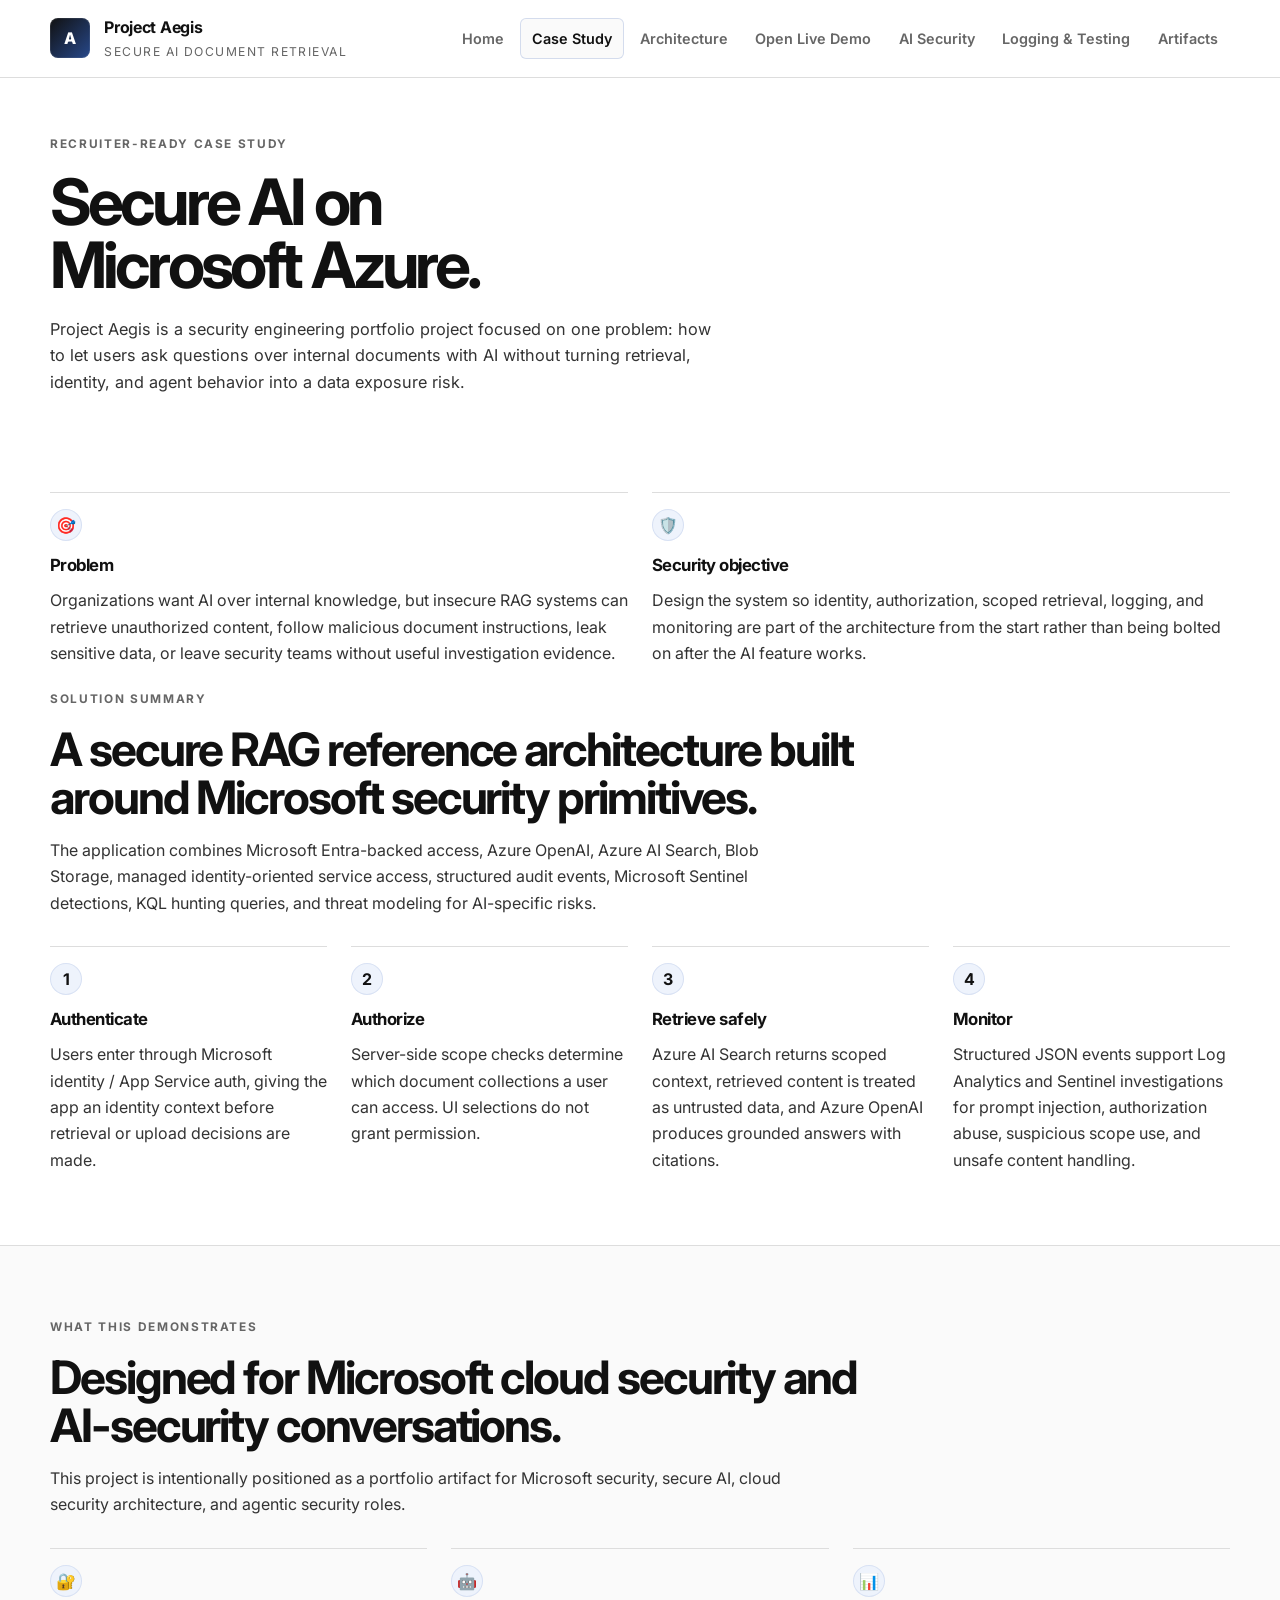
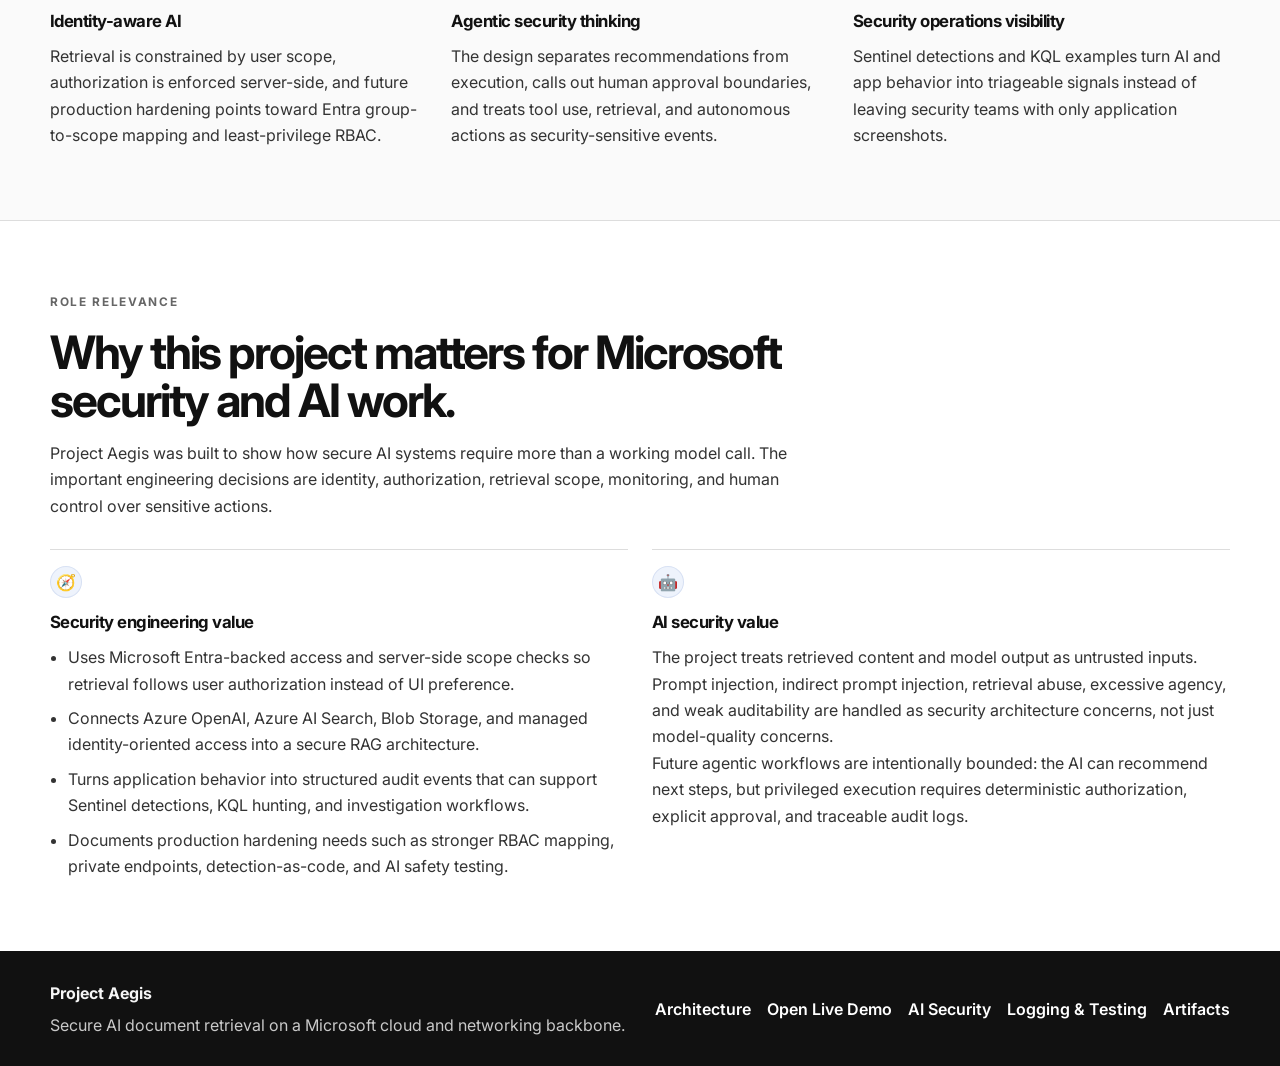
<file: case-study.html>
<!DOCTYPE html>
<html lang="en">
<head>
  <meta charset="UTF-8" />
  <meta name="viewport" content="width=device-width, initial-scale=1.0" />
  <title>Secure AI Case Study | Project Aegis</title>
  <meta name="description" content="A recruiter and interviewer-facing case study for Project Aegis: secure AI document retrieval on Microsoft Azure." />
  <link rel="preconnect" href="https://fonts.googleapis.com" />
  <link rel="preconnect" href="https://fonts.gstatic.com" crossorigin />
  <link href="https://fonts.googleapis.com/css2?family=Inter:wght@400;500;600;700;800&display=swap" rel="stylesheet" />
  <link rel="stylesheet" href="styles.css" />
</head>
<body>
  <header class="site-header">
    <div class="container nav-shell">
      <a class="brand" href="index.html">
        <span class="brand-mark">A</span>
        <span>
          <strong>Project Aegis</strong>
          <small>Secure AI Document Retrieval</small>
        </span>
      </a>
      <nav class="site-nav" aria-label="Primary">
        <a href="index.html">Home</a>
        <a class="is-active" href="case-study.html">Case Study</a>
        <a href="architecture.html">Architecture</a>
        <a href="https://app-aegis-aiplatform-hfcscvfke4hwd0gk.eastus-01.azurewebsites.net/" target="_blank" rel="noopener">Open Live Demo</a>
        <a href="ai-security.html">AI Security</a>
        <a href="logging.html">Logging &amp; Testing</a>
        <a href="artifacts.html">Artifacts</a>
      </nav>
    </div>
  </header>

  <main>
    <section class="page-hero">
      <div class="container">
        <p class="eyebrow">Recruiter-ready case study</p>
        <h1 class="page-title">Secure AI on Microsoft Azure.</h1>
        <p class="page-intro">Project Aegis is a security engineering portfolio project focused on one problem: how to let users ask questions over internal documents with AI without turning retrieval, identity, and agent behavior into a data exposure risk.</p>
      </div>
    </section>

    <section class="section">
      <div class="container">
        <div class="feature-grid two simple-columns">
          <article class="feature-card icon-feature">
            <span class="section-icon" aria-hidden="true">🎯</span>
            <h3>Problem</h3>
            <p>Organizations want AI over internal knowledge, but insecure RAG systems can retrieve unauthorized content, follow malicious document instructions, leak sensitive data, or leave security teams without useful investigation evidence.</p>
          </article>
          <article class="feature-card icon-feature">
            <span class="section-icon" aria-hidden="true">🛡️</span>
            <h3>Security objective</h3>
            <p>Design the system so identity, authorization, scoped retrieval, logging, and monitoring are part of the architecture from the start rather than being bolted on after the AI feature works.</p>
          </article>
        </div>

        <div class="section-heading narrow spaced-top">
          <p class="eyebrow">Solution summary</p>
          <h2>A secure RAG reference architecture built around Microsoft security primitives.</h2>
          <p>The application combines Microsoft Entra-backed access, Azure OpenAI, Azure AI Search, Blob Storage, managed identity-oriented service access, structured audit events, Microsoft Sentinel detections, KQL hunting queries, and threat modeling for AI-specific risks.</p>
        </div>

        <div class="flow-grid flow-grid-four">
          <article class="feature-card icon-feature">
            <span class="section-icon" aria-hidden="true">1</span>
            <h3>Authenticate</h3>
            <p>Users enter through Microsoft identity / App Service auth, giving the app an identity context before retrieval or upload decisions are made.</p>
          </article>
          <article class="feature-card icon-feature">
            <span class="section-icon" aria-hidden="true">2</span>
            <h3>Authorize</h3>
            <p>Server-side scope checks determine which document collections a user can access. UI selections do not grant permission.</p>
          </article>
          <article class="feature-card icon-feature">
            <span class="section-icon" aria-hidden="true">3</span>
            <h3>Retrieve safely</h3>
            <p>Azure AI Search returns scoped context, retrieved content is treated as untrusted data, and Azure OpenAI produces grounded answers with citations.</p>
          </article>
          <article class="feature-card icon-feature">
            <span class="section-icon" aria-hidden="true">4</span>
            <h3>Monitor</h3>
            <p>Structured JSON events support Log Analytics and Sentinel investigations for prompt injection, authorization abuse, suspicious scope use, and unsafe content handling.</p>
          </article>
        </div>
      </div>
    </section>

    <section class="section section-subtle">
      <div class="container">
        <div class="section-heading narrow">
          <p class="eyebrow">What this demonstrates</p>
          <h2>Designed for Microsoft cloud security and AI-security conversations.</h2>
          <p>This project is intentionally positioned as a portfolio artifact for Microsoft security, secure AI, cloud security architecture, and agentic security roles.</p>
        </div>
        <div class="feature-grid three">
          <article class="feature-card icon-feature">
            <span class="section-icon" aria-hidden="true">🔐</span>
            <h3>Identity-aware AI</h3>
            <p>Retrieval is constrained by user scope, authorization is enforced server-side, and future production hardening points toward Entra group-to-scope mapping and least-privilege RBAC.</p>
          </article>
          <article class="feature-card icon-feature">
            <span class="section-icon" aria-hidden="true">🤖</span>
            <h3>Agentic security thinking</h3>
            <p>The design separates recommendations from execution, calls out human approval boundaries, and treats tool use, retrieval, and autonomous actions as security-sensitive events.</p>
          </article>
          <article class="feature-card icon-feature">
            <span class="section-icon" aria-hidden="true">📊</span>
            <h3>Security operations visibility</h3>
            <p>Sentinel detections and KQL examples turn AI and app behavior into triageable signals instead of leaving security teams with only application screenshots.</p>
          </article>
        </div>
      </div>
    </section>

    <section class="section">
      <div class="container">
        <div class="section-heading narrow">
          <p class="eyebrow">Role relevance</p>
          <h2>Why this project matters for Microsoft security and AI work.</h2>
          <p>Project Aegis was built to show how secure AI systems require more than a working model call. The important engineering decisions are identity, authorization, retrieval scope, monitoring, and human control over sensitive actions.</p>
        </div>
        <div class="feature-grid two simple-columns">
          <article class="feature-card icon-feature">
            <span class="section-icon" aria-hidden="true">🧭</span>
            <h3>Security engineering value</h3>
            <ul class="clean-list">
              <li>Uses Microsoft Entra-backed access and server-side scope checks so retrieval follows user authorization instead of UI preference.</li>
              <li>Connects Azure OpenAI, Azure AI Search, Blob Storage, and managed identity-oriented access into a secure RAG architecture.</li>
              <li>Turns application behavior into structured audit events that can support Sentinel detections, KQL hunting, and investigation workflows.</li>
              <li>Documents production hardening needs such as stronger RBAC mapping, private endpoints, detection-as-code, and AI safety testing.</li>
            </ul>
          </article>
          <article class="feature-card icon-feature">
            <span class="section-icon" aria-hidden="true">🤖</span>
            <h3>AI security value</h3>
            <p>The project treats retrieved content and model output as untrusted inputs. Prompt injection, indirect prompt injection, retrieval abuse, excessive agency, and weak auditability are handled as security architecture concerns, not just model-quality concerns.</p>
            <p>Future agentic workflows are intentionally bounded: the AI can recommend next steps, but privileged execution requires deterministic authorization, explicit approval, and traceable audit logs.</p>
          </article>
        </div>
      </div>
    </section>
  </main>

  <footer class="site-footer">
    <div class="container footer-layout">
      <div>
        <strong>Project Aegis</strong>
        <p>Secure AI document retrieval on a Microsoft cloud and networking backbone.</p>
      </div>
      <div class="footer-links">
        <a href="architecture.html">Architecture</a>
        <a href="https://app-aegis-aiplatform-hfcscvfke4hwd0gk.eastus-01.azurewebsites.net/" target="_blank" rel="noopener">Open Live Demo</a>
        <a href="ai-security.html">AI Security</a>
        <a href="logging.html">Logging &amp; Testing</a>
        <a href="artifacts.html">Artifacts</a>
      </div>
    </div>
  </footer>

  <script src="script.js?v=secure-ai-2026-06"></script>
</body>
</html>
</file>
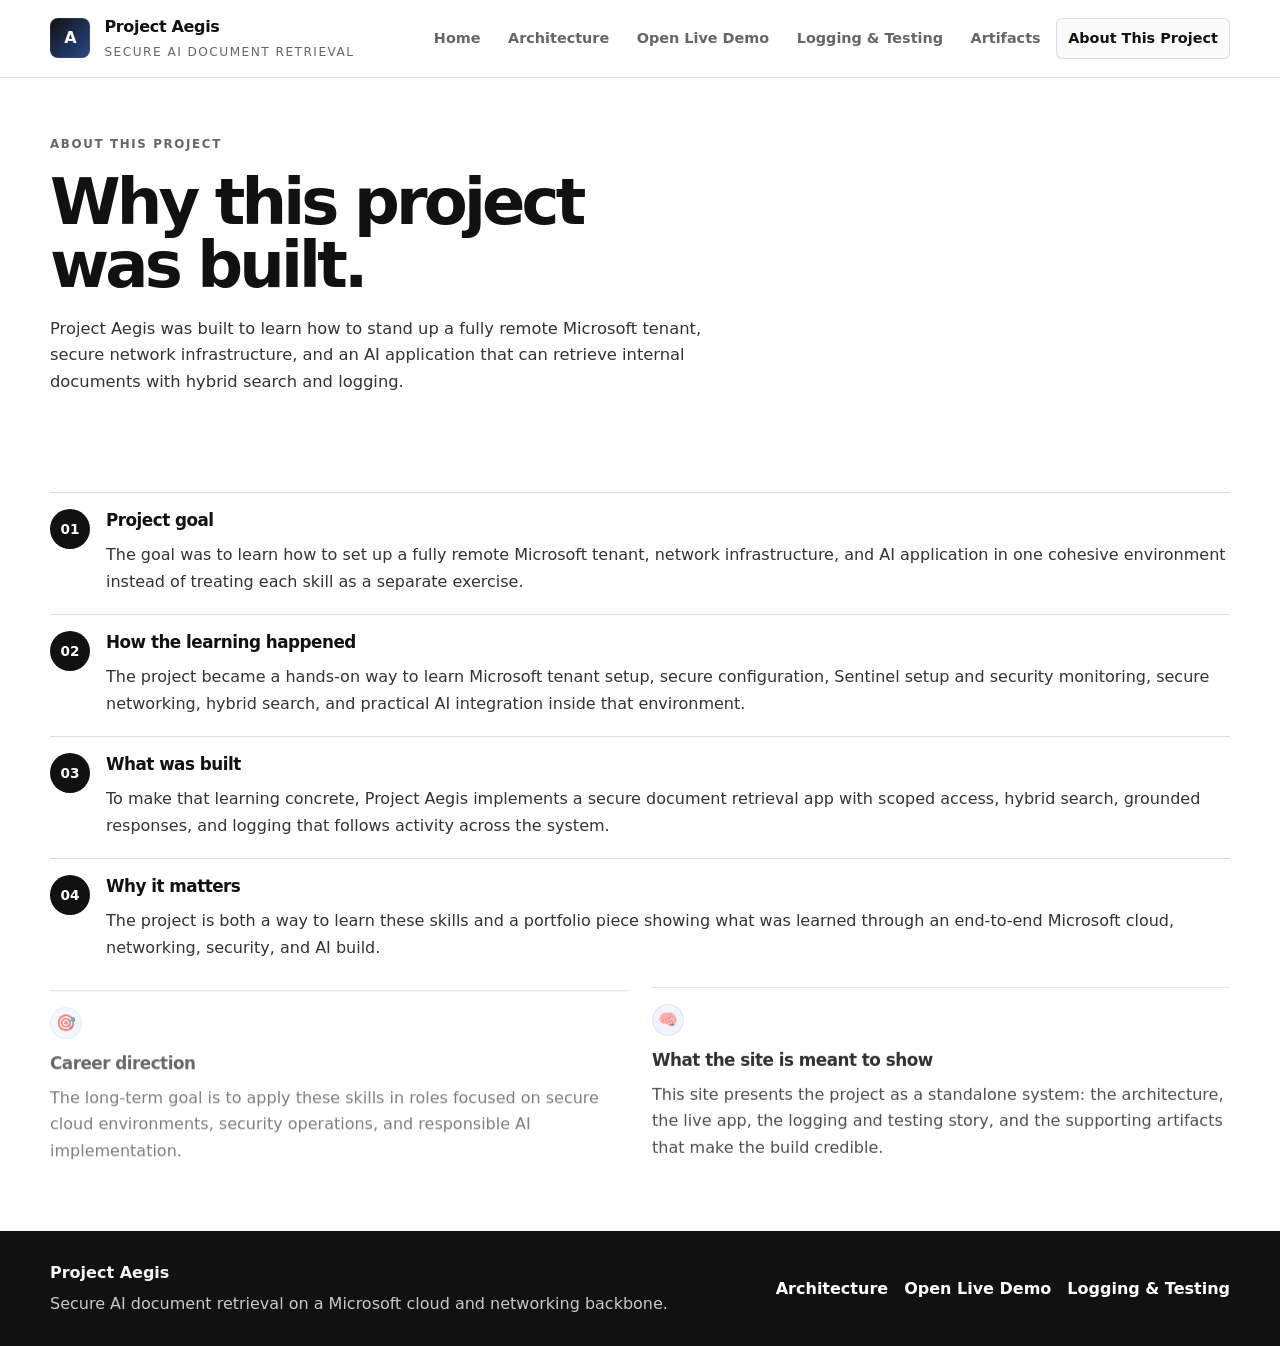
<file: interview.html>
<!DOCTYPE html>
<html lang="en">
<head>
  <meta charset="UTF-8" />
  <meta http-equiv="refresh" content="0; url=about.html" />
  <meta name="viewport" content="width=device-width, initial-scale=1.0" />
  <title>About | Project Aegis</title>
  <link rel="stylesheet" href="styles.css" />
</head>
<body>
  <main class="section">
    <div class="container">
      <p class="eyebrow">Redirecting</p>
      <h1 class="page-title">About now lives at a cleaner URL.</h1>
      <p class="page-intro">If you are not redirected automatically, <a class="text-link" href="about.html">open About</a>.</p>
    </div>
  </main>
</body>
</html>
</file>
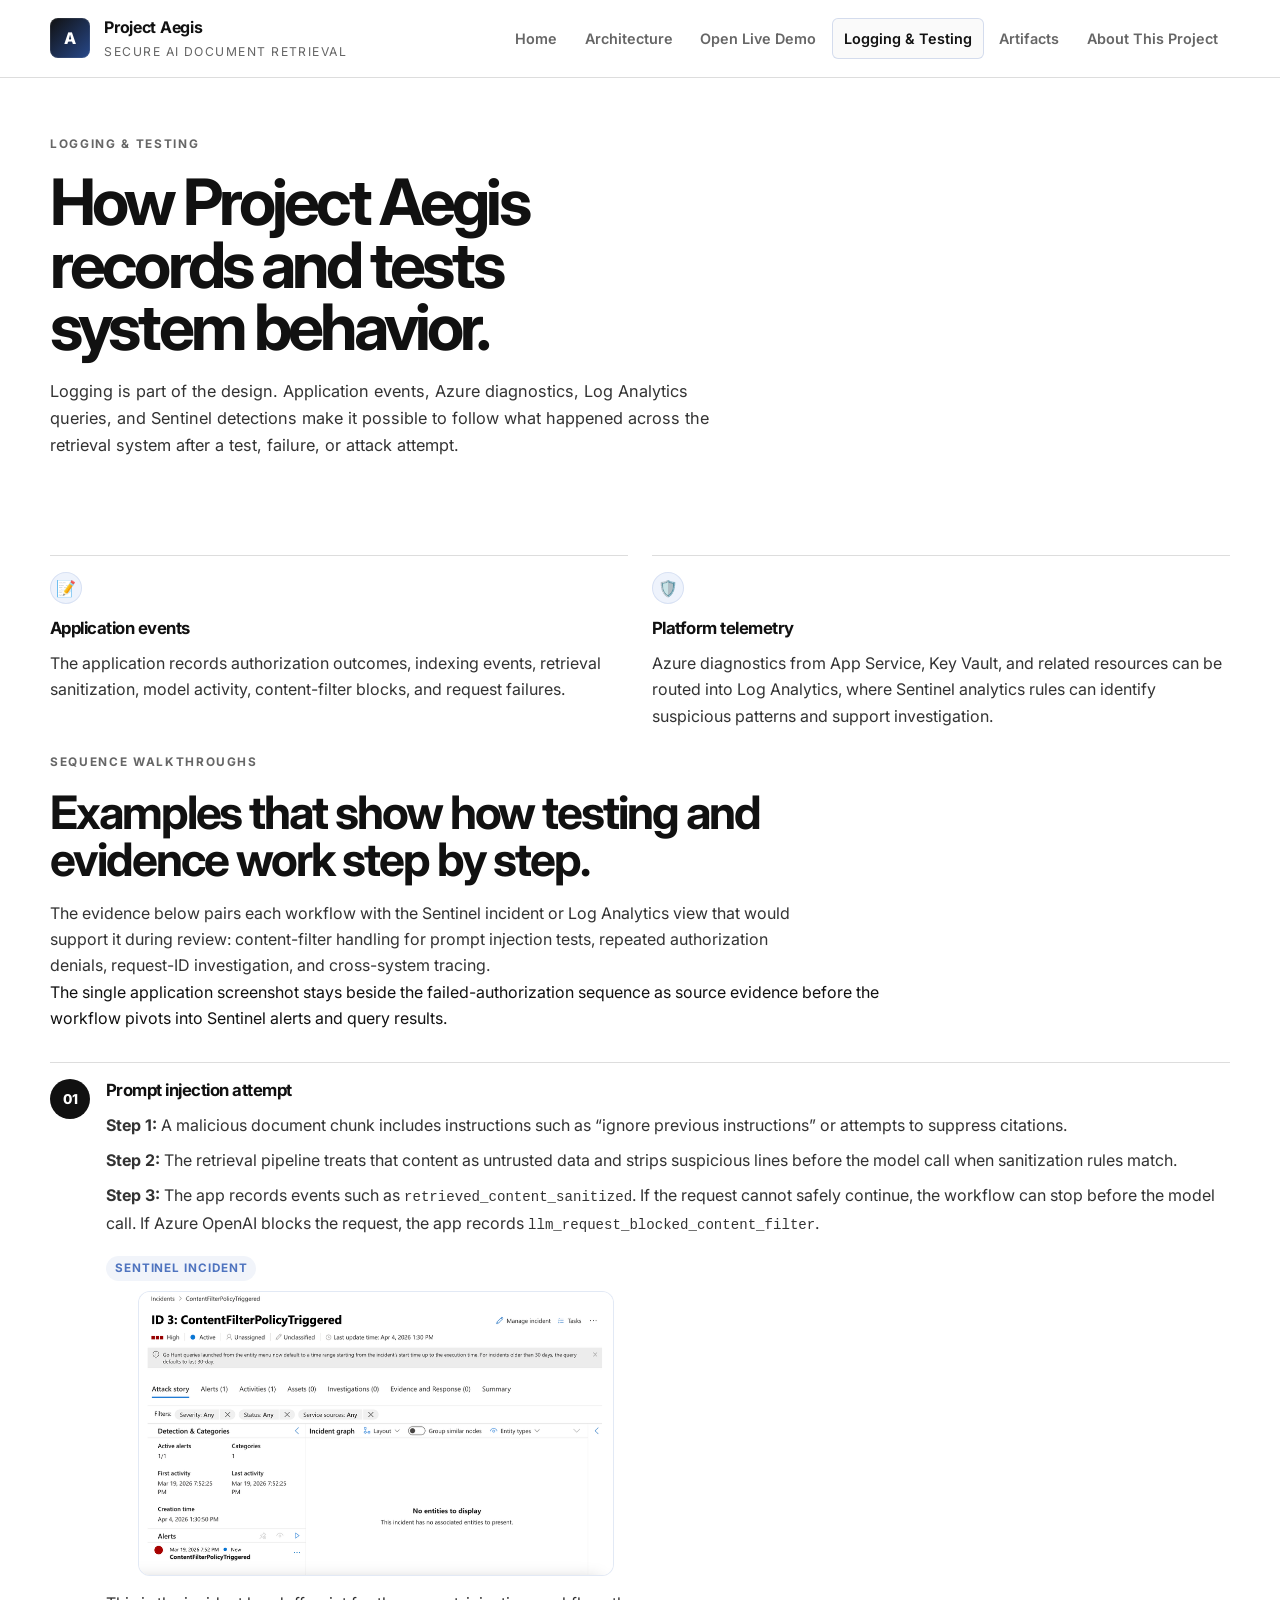
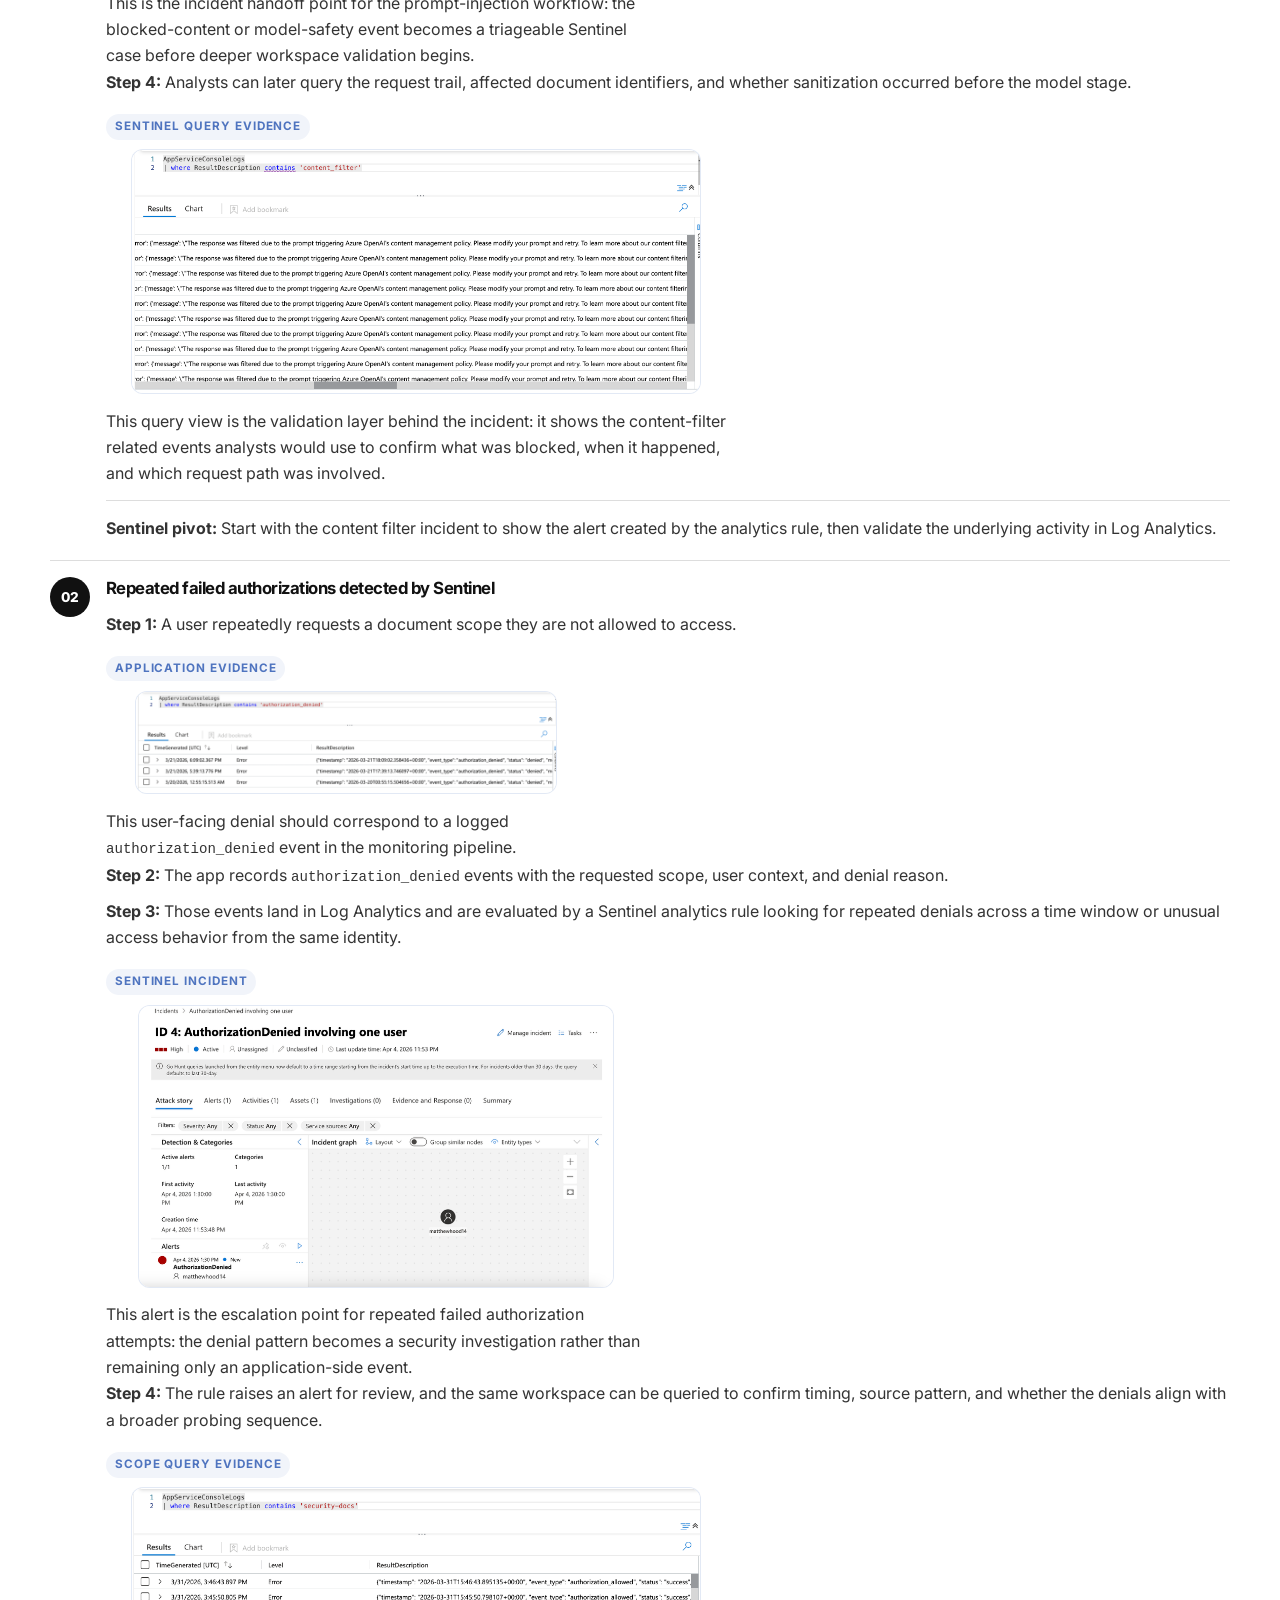
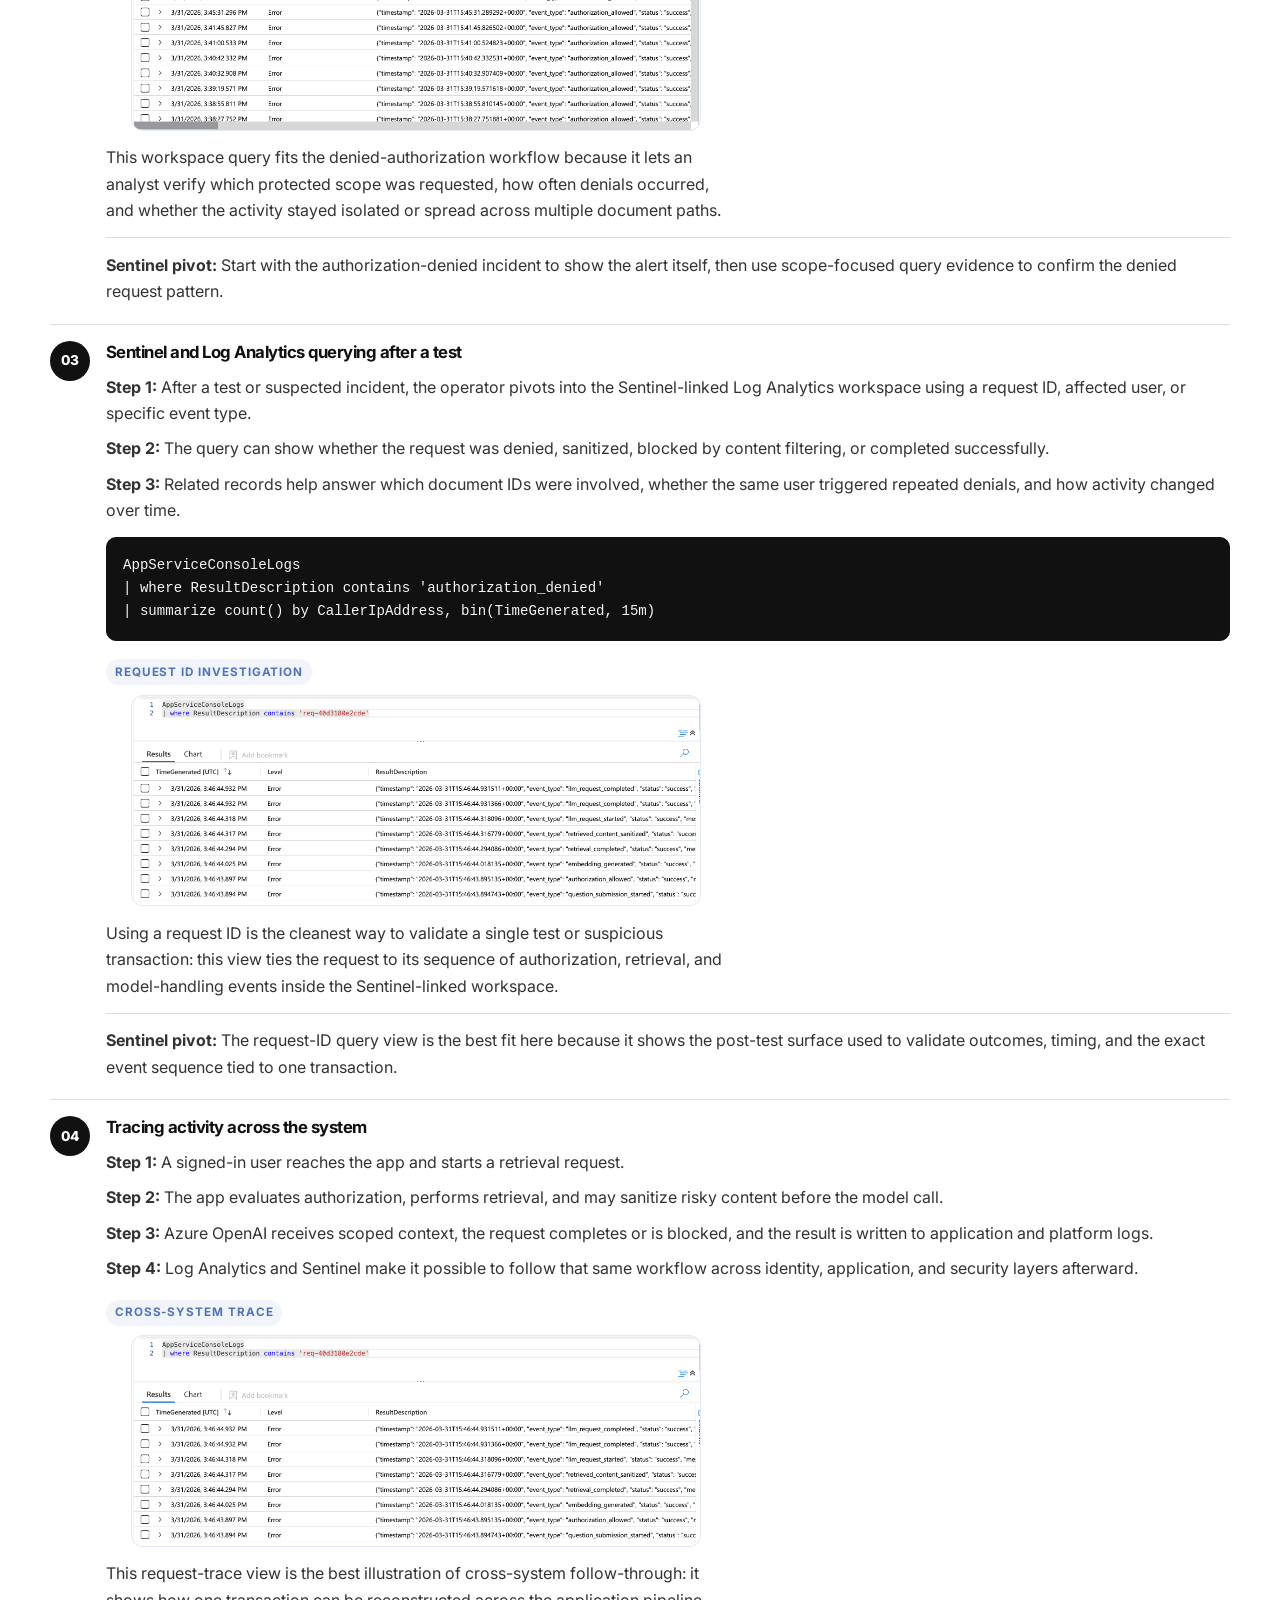
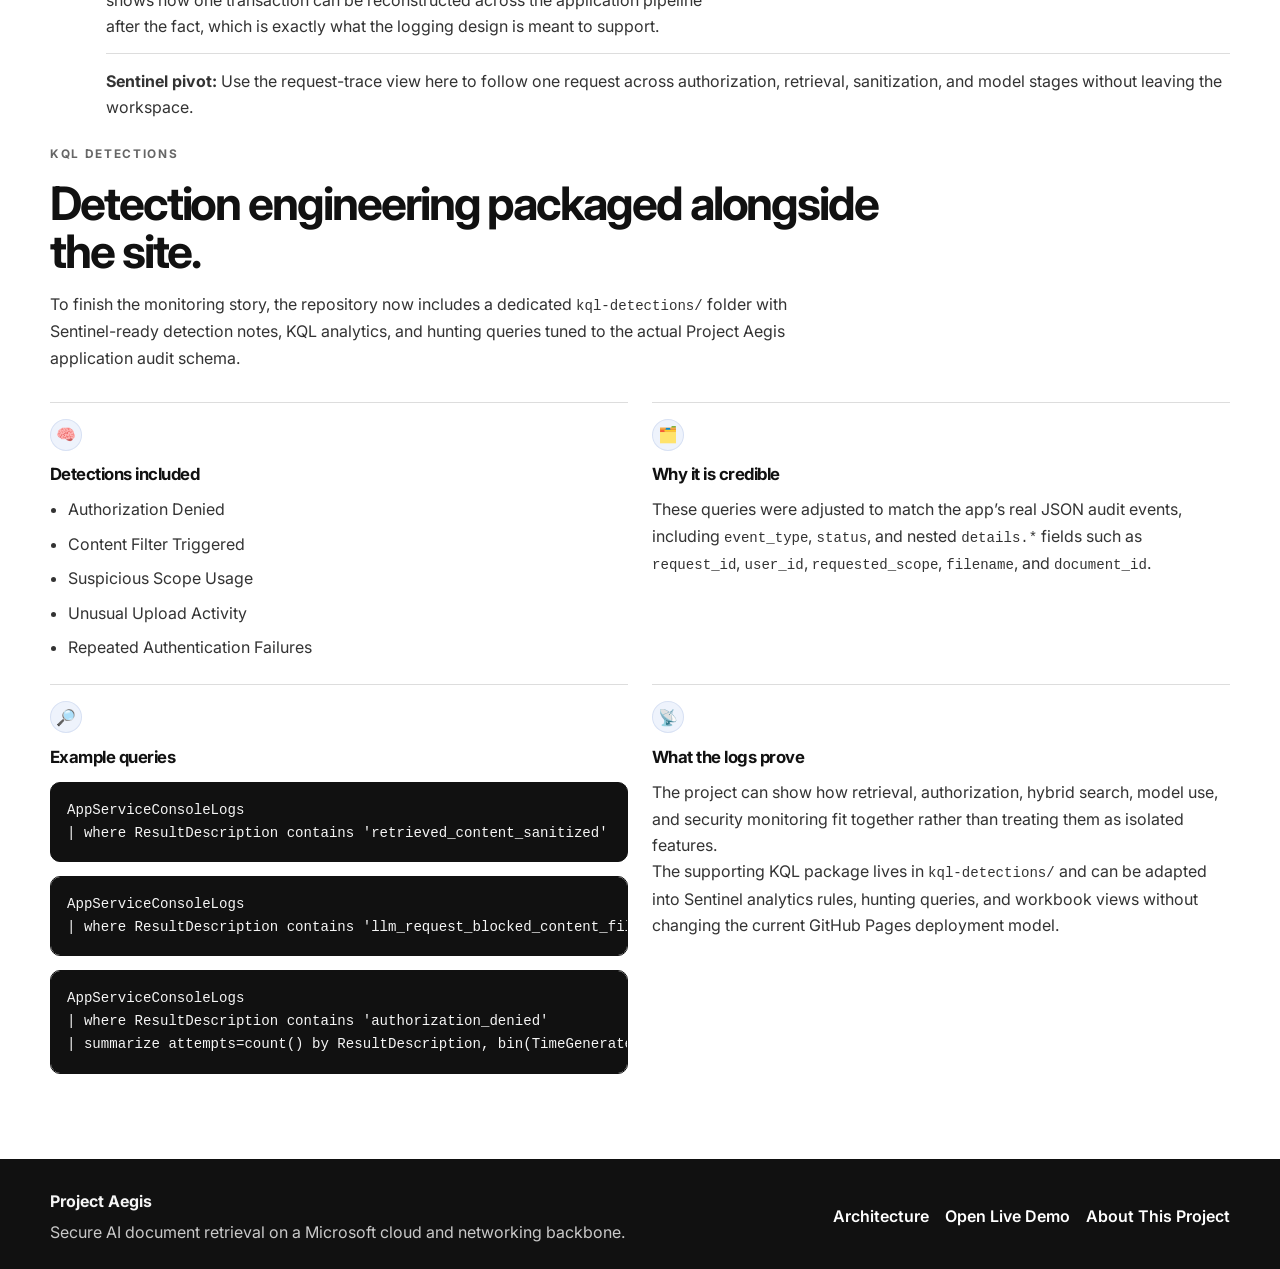
<file: logging.html>
<!DOCTYPE html>
<html lang="en">
<head>
  <meta charset="UTF-8" />
  <meta name="viewport" content="width=device-width, initial-scale=1.0" />
  <title>Logging & Testing | Project Aegis</title>
  <meta name="description" content="Logging, testing, detections, and investigation flow for Project Aegis." />
  <link rel="preconnect" href="https://fonts.googleapis.com" />
  <link rel="preconnect" href="https://fonts.gstatic.com" crossorigin />
  <link href="https://fonts.googleapis.com/css2?family=Inter:wght@400;500;600;700;800&display=swap" rel="stylesheet" />
  <link rel="stylesheet" href="styles.css" />
</head>
<body>
  <header class="site-header">
    <div class="container nav-shell">
      <a class="brand" href="index.html">
        <span class="brand-mark">A</span>
        <span>
          <strong>Project Aegis</strong>
          <small>Secure AI Document Retrieval</small>
        </span>
      </a>
      <nav class="site-nav" aria-label="Primary">
        <a href="index.html">Home</a>
        <a href="architecture.html">Architecture</a>
        <a href="https://app-aegis-aiplatform-hfcscvfke4hwd0gk.eastus-01.azurewebsites.net/" target="_blank" rel="noopener">Open Live Demo</a>
        <a class="is-active" href="logging.html">Logging &amp; Testing</a>
        <a href="artifacts.html">Artifacts</a>
        <a href="about.html">About This Project</a>
      </nav>
    </div>
  </header>

  <main>
    <section class="page-hero">
      <div class="container">
        <p class="eyebrow">Logging &amp; Testing</p>
        <h1 class="page-title">How Project Aegis records and tests system behavior.</h1>
        <p class="page-intro">Logging is part of the design. Application events, Azure diagnostics, Log Analytics queries, and Sentinel detections make it possible to follow what happened across the retrieval system after a test, failure, or attack attempt.</p>
      </div>
    </section>

    <section class="section">
      <div class="container">
        <div class="feature-grid two simple-columns">
          <article class="feature-card icon-feature">
            <span class="section-icon" aria-hidden="true">📝</span>
            <h3>Application events</h3>
            <p>The application records authorization outcomes, indexing events, retrieval sanitization, model activity, content-filter blocks, and request failures.</p>
          </article>
          <article class="feature-card icon-feature">
            <span class="section-icon" aria-hidden="true">🛡️</span>
            <h3>Platform telemetry</h3>
            <p>Azure diagnostics from App Service, Key Vault, and related resources can be routed into Log Analytics, where Sentinel analytics rules can identify suspicious patterns and support investigation.</p>
          </article>
        </div>

        <div class="section-heading narrow spaced-top">
          <p class="eyebrow">Sequence walkthroughs</p>
          <h2>Examples that show how testing and evidence work step by step.</h2>
          <p>The evidence below pairs each workflow with the Sentinel incident or Log Analytics view that would support it during review: content-filter handling for prompt injection tests, repeated authorization denials, request-ID investigation, and cross-system tracing.</p>
          <p>The single application screenshot stays beside the failed-authorization sequence as source evidence before the workflow pivots into Sentinel alerts and query results.</p>
        </div>

        <div class="timeline detailed-timeline">
          <article class="timeline-item">
            <span class="timeline-step">01</span>
            <div>
              <h3>Prompt injection attempt</h3>
              <p><strong>Step 1:</strong> A malicious document chunk includes instructions such as “ignore previous instructions” or attempts to suppress citations.</p>
              <p><strong>Step 2:</strong> The retrieval pipeline treats that content as untrusted data and strips suspicious lines before the model call when sanitization rules match.</p>
              <p><strong>Step 3:</strong> The app records events such as <code>retrieved_content_sanitized</code>. If the request cannot safely continue, the workflow can stop before the model call. If Azure OpenAI blocks the request, the app records <code>llm_request_blocked_content_filter</code>.</p>
              <figure class="supporting-figure supporting-figure-restrained workflow-proof compact-evidence-card">
                <span class="screenshot-kicker">Sentinel incident</span>
                <img class="content-image" src="SupportingDocs/AppPictures/ContentFilterAlert.png" alt="Microsoft Sentinel incident view for a ContentFilterPolicyTriggered alert generated during prompt injection or blocked-content testing." />
                <figcaption>This is the incident handoff point for the prompt-injection workflow: the blocked-content or model-safety event becomes a triageable Sentinel case before deeper workspace validation begins.</figcaption>
              </figure>
              <p><strong>Step 4:</strong> Analysts can later query the request trail, affected document identifiers, and whether sanitization occurred before the model stage.</p>
              <figure class="supporting-figure supporting-figure-restrained workflow-proof workflow-proof-query">
                <span class="screenshot-kicker">Sentinel query evidence</span>
                <img class="content-image" src="SupportingDocs/AppPictures/log-content-filter-query.png" alt="Log Analytics query results showing Project Aegis content-filter related events for prompt injection or unsafe content handling." />
                <figcaption>This query view is the validation layer behind the incident: it shows the content-filter related events analysts would use to confirm what was blocked, when it happened, and which request path was involved.</figcaption>
              </figure>
              <p class="callout-inline"><strong>Sentinel pivot:</strong> Start with the content filter incident to show the alert created by the analytics rule, then validate the underlying activity in Log Analytics.</p>
            </div>
          </article>
          <article class="timeline-item">
            <span class="timeline-step">02</span>
            <div>
              <h3>Repeated failed authorizations detected by Sentinel</h3>
              <p><strong>Step 1:</strong> A user repeatedly requests a document scope they are not allowed to access.</p>
              <figure class="supporting-figure supporting-figure-restrained workflow-proof auth-denied-proof">
                <span class="screenshot-kicker">Application evidence</span>
                <img class="content-image" src="SupportingDocs/AppPictures/AuthorizationDenied.png" alt="Project Aegis interface showing an authorization denied result for a scoped document request." />
                <figcaption>This user-facing denial should correspond to a logged <code>authorization_denied</code> event in the monitoring pipeline.</figcaption>
              </figure>
              <p><strong>Step 2:</strong> The app records <code>authorization_denied</code> events with the requested scope, user context, and denial reason.</p>
              <p><strong>Step 3:</strong> Those events land in Log Analytics and are evaluated by a Sentinel analytics rule looking for repeated denials across a time window or unusual access behavior from the same identity.</p>
              <figure class="supporting-figure supporting-figure-restrained workflow-proof compact-evidence-card">
                <span class="screenshot-kicker">Sentinel incident</span>
                <img class="content-image" src="SupportingDocs/AppPictures/AuthorizationDeniedAlert.png" alt="Microsoft Sentinel incident view for an AuthorizationDenied alert involving repeated denied document access activity." />
                <figcaption>This alert is the escalation point for repeated failed authorization attempts: the denial pattern becomes a security investigation rather than remaining only an application-side event.</figcaption>
              </figure>
              <p><strong>Step 4:</strong> The rule raises an alert for review, and the same workspace can be queried to confirm timing, source pattern, and whether the denials align with a broader probing sequence.</p>
              <figure class="supporting-figure supporting-figure-restrained workflow-proof workflow-proof-query">
                <span class="screenshot-kicker">Scope query evidence</span>
                <img class="content-image" src="SupportingDocs/AppPictures/log-security-docs-scope-query.png" alt="Log Analytics query results focused on Project Aegis security document scope activity and denied authorization patterns." />
                <figcaption>This workspace query fits the denied-authorization workflow because it lets an analyst verify which protected scope was requested, how often denials occurred, and whether the activity stayed isolated or spread across multiple document paths.</figcaption>
              </figure>
              <p class="callout-inline"><strong>Sentinel pivot:</strong> Start with the authorization-denied incident to show the alert itself, then use scope-focused query evidence to confirm the denied request pattern.</p>
            </div>
          </article>
          <article class="timeline-item">
            <span class="timeline-step">03</span>
            <div>
              <h3>Sentinel and Log Analytics querying after a test</h3>
              <p><strong>Step 1:</strong> After a test or suspected incident, the operator pivots into the Sentinel-linked Log Analytics workspace using a request ID, affected user, or specific event type.</p>
              <p><strong>Step 2:</strong> The query can show whether the request was denied, sanitized, blocked by content filtering, or completed successfully.</p>
              <p><strong>Step 3:</strong> Related records help answer which document IDs were involved, whether the same user triggered repeated denials, and how activity changed over time.</p>
              <div class="code-card inline-code-card">
                <pre><code>AppServiceConsoleLogs
| where ResultDescription contains 'authorization_denied'
| summarize count() by CallerIpAddress, bin(TimeGenerated, 15m)</code></pre>
              </div>
              <figure class="supporting-figure supporting-figure-restrained workflow-proof workflow-proof-query">
                <span class="screenshot-kicker">Request ID investigation</span>
                <img class="content-image" src="SupportingDocs/AppPictures/log-request-id-trace-query.png" alt="Log Analytics query results tracing a single Project Aegis request ID across multiple stages for validation and investigation." />
                <figcaption>Using a request ID is the cleanest way to validate a single test or suspicious transaction: this view ties the request to its sequence of authorization, retrieval, and model-handling events inside the Sentinel-linked workspace.</figcaption>
              </figure>
              <p class="callout-inline"><strong>Sentinel pivot:</strong> The request-ID query view is the best fit here because it shows the post-test surface used to validate outcomes, timing, and the exact event sequence tied to one transaction.</p>
            </div>
          </article>
          <article class="timeline-item">
            <span class="timeline-step">04</span>
            <div>
              <h3>Tracing activity across the system</h3>
              <p><strong>Step 1:</strong> A signed-in user reaches the app and starts a retrieval request.</p>
              <p><strong>Step 2:</strong> The app evaluates authorization, performs retrieval, and may sanitize risky content before the model call.</p>
              <p><strong>Step 3:</strong> Azure OpenAI receives scoped context, the request completes or is blocked, and the result is written to application and platform logs.</p>
              <p><strong>Step 4:</strong> Log Analytics and Sentinel make it possible to follow that same workflow across identity, application, and security layers afterward.</p>
              <figure class="supporting-figure supporting-figure-restrained workflow-proof workflow-proof-query">
                <span class="screenshot-kicker">Cross-system trace</span>
                <img class="content-image" src="SupportingDocs/AppPictures/log-request-trace-query.png" alt="Log Analytics query results showing cross-system request tracing for a Project Aegis transaction across authorization, retrieval, sanitization, and model stages." />
                <figcaption>This request-trace view is the best illustration of cross-system follow-through: it shows how one transaction can be reconstructed across the application pipeline after the fact, which is exactly what the logging design is meant to support.</figcaption>
              </figure>
              <p class="callout-inline"><strong>Sentinel pivot:</strong> Use the request-trace view here to follow one request across authorization, retrieval, sanitization, and model stages without leaving the workspace.</p>
            </div>
          </article>
        </div>

        <div class="section-heading narrow spaced-top">
          <p class="eyebrow">KQL detections</p>
          <h2>Detection engineering packaged alongside the site.</h2>
          <p>To finish the monitoring story, the repository now includes a dedicated <code>kql-detections/</code> folder with Sentinel-ready detection notes, KQL analytics, and hunting queries tuned to the actual Project Aegis application audit schema.</p>
        </div>

        <div class="feature-grid two simple-columns">
          <article class="feature-card icon-feature">
            <span class="section-icon" aria-hidden="true">🧠</span>
            <h3>Detections included</h3>
            <ul class="clean-list">
              <li>Authorization Denied</li>
              <li>Content Filter Triggered</li>
              <li>Suspicious Scope Usage</li>
              <li>Unusual Upload Activity</li>
              <li>Repeated Authentication Failures</li>
            </ul>
          </article>
          <article class="feature-card icon-feature">
            <span class="section-icon" aria-hidden="true">🗂️</span>
            <h3>Why it is credible</h3>
            <p>These queries were adjusted to match the app’s real JSON audit events, including <code>event_type</code>, <code>status</code>, and nested <code>details.*</code> fields such as <code>request_id</code>, <code>user_id</code>, <code>requested_scope</code>, <code>filename</code>, and <code>document_id</code>.</p>
          </article>
        </div>

        <div class="feature-grid two simple-columns spaced-top">
          <article class="feature-card code-card icon-feature">
            <span class="section-icon" aria-hidden="true">🔎</span>
            <h3>Example queries</h3>
            <pre><code>AppServiceConsoleLogs
| where ResultDescription contains 'retrieved_content_sanitized'</code></pre>
            <pre><code>AppServiceConsoleLogs
| where ResultDescription contains 'llm_request_blocked_content_filter'</code></pre>
            <pre><code>AppServiceConsoleLogs
| where ResultDescription contains 'authorization_denied'
| summarize attempts=count() by ResultDescription, bin(TimeGenerated, 1h)</code></pre>
          </article>
          <article class="feature-card icon-feature">
            <span class="section-icon" aria-hidden="true">📡</span>
            <h3>What the logs prove</h3>
            <p>The project can show how retrieval, authorization, hybrid search, model use, and security monitoring fit together rather than treating them as isolated features.</p>
            <p class="small">The supporting KQL package lives in <code>kql-detections/</code> and can be adapted into Sentinel analytics rules, hunting queries, and workbook views without changing the current GitHub Pages deployment model.</p>
          </article>
        </div>
      </div>
    </section>
  </main>

  <footer class="site-footer">
    <div class="container footer-layout">
      <div>
        <strong>Project Aegis</strong>
        <p>Secure AI document retrieval on a Microsoft cloud and networking backbone.</p>
      </div>
      <div class="footer-links">
        <a href="architecture.html">Architecture</a>
        <a href="https://app-aegis-aiplatform-hfcscvfke4hwd0gk.eastus-01.azurewebsites.net/" target="_blank" rel="noopener">Open Live Demo</a>
        <a href="about.html">About This Project</a>
      </div>
    </div>
  </footer>

  <script src="script.js?v=secure-ai-2026-06"></script>
</body>
</html>
</file>
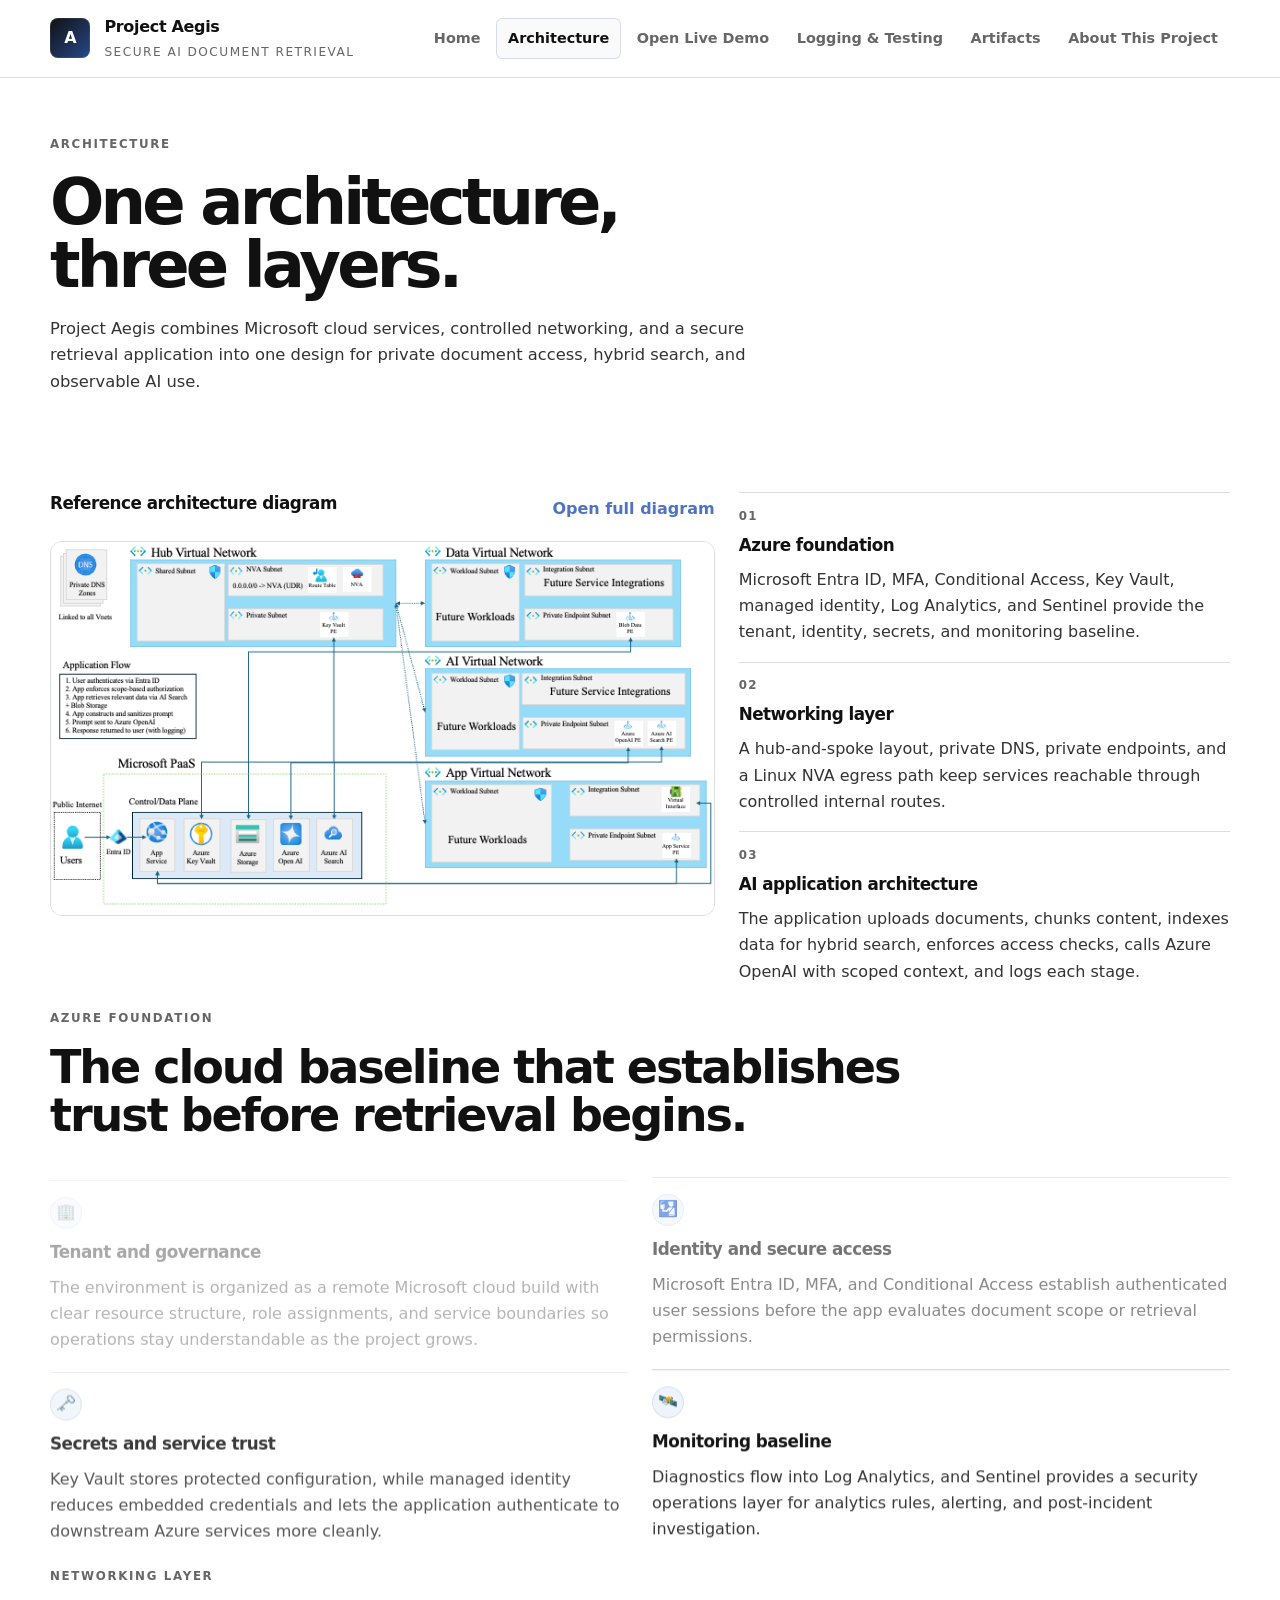
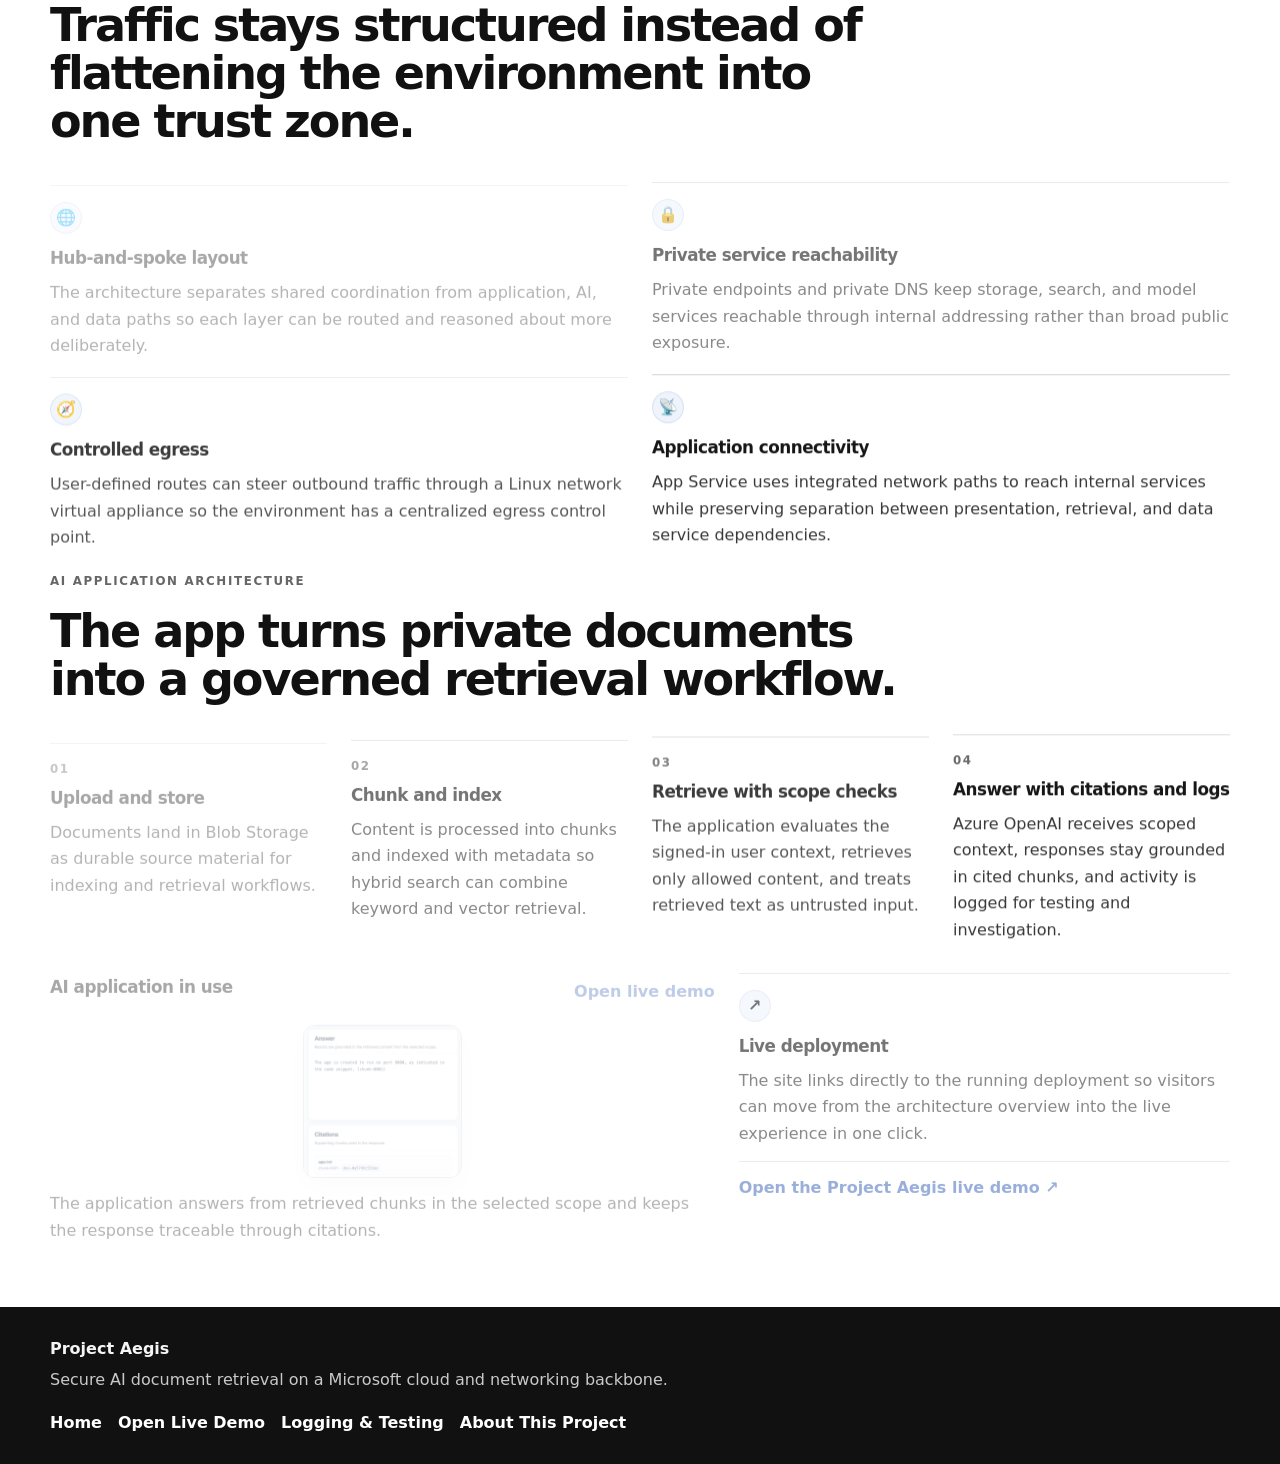
<file: networking.html>
<!DOCTYPE html>
<html lang="en">
<head>
  <meta charset="UTF-8" />
  <meta http-equiv="refresh" content="0; url=architecture.html#networking-layer" />
  <meta name="viewport" content="width=device-width, initial-scale=1.0" />
  <title>Networking Layer | Project Aegis</title>
  <link rel="stylesheet" href="styles.css" />
</head>
<body>
  <main class="section">
    <div class="container">
      <p class="eyebrow">Redirecting</p>
      <h1 class="page-title">Networking now lives in the Architecture section.</h1>
      <p class="page-intro">If you are not redirected automatically, <a class="text-link" href="architecture.html#networking-layer">open Networking layer</a>.</p>
    </div>
  </main>
</body>
</html>
</file>
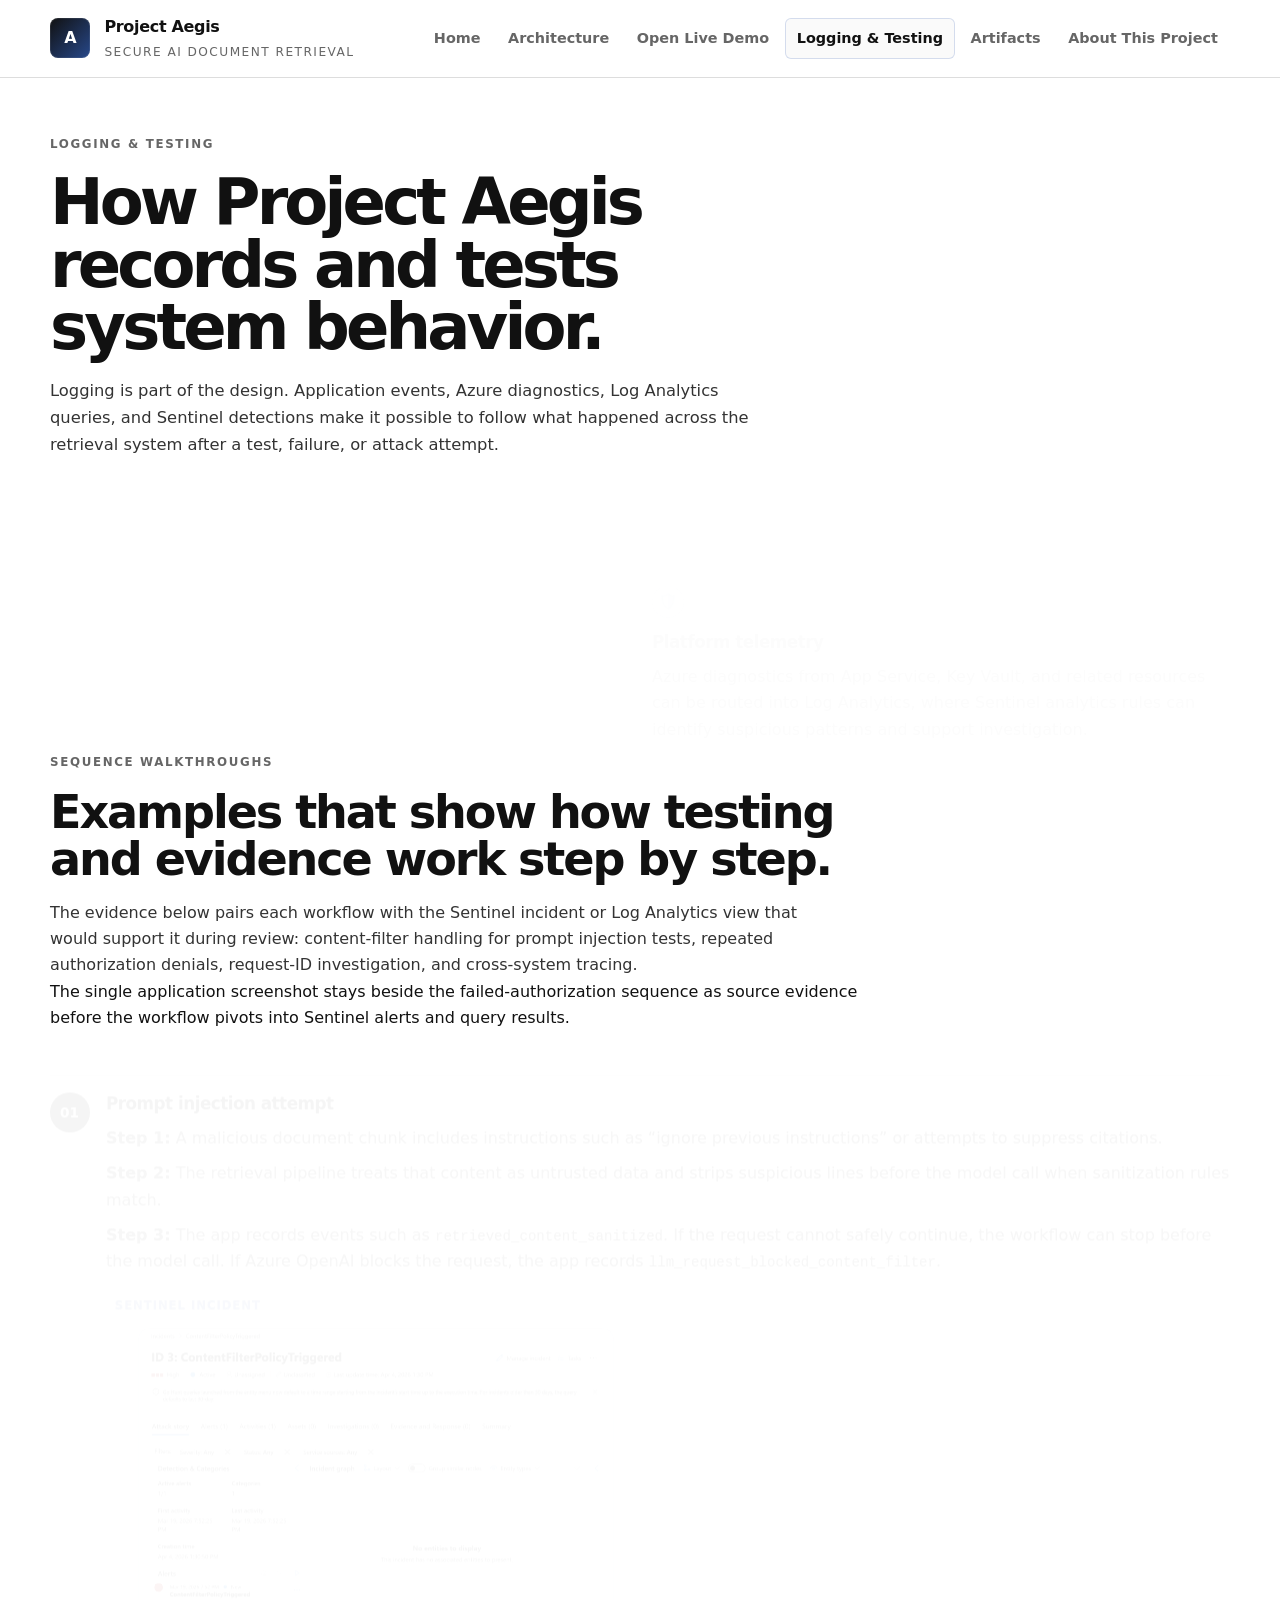
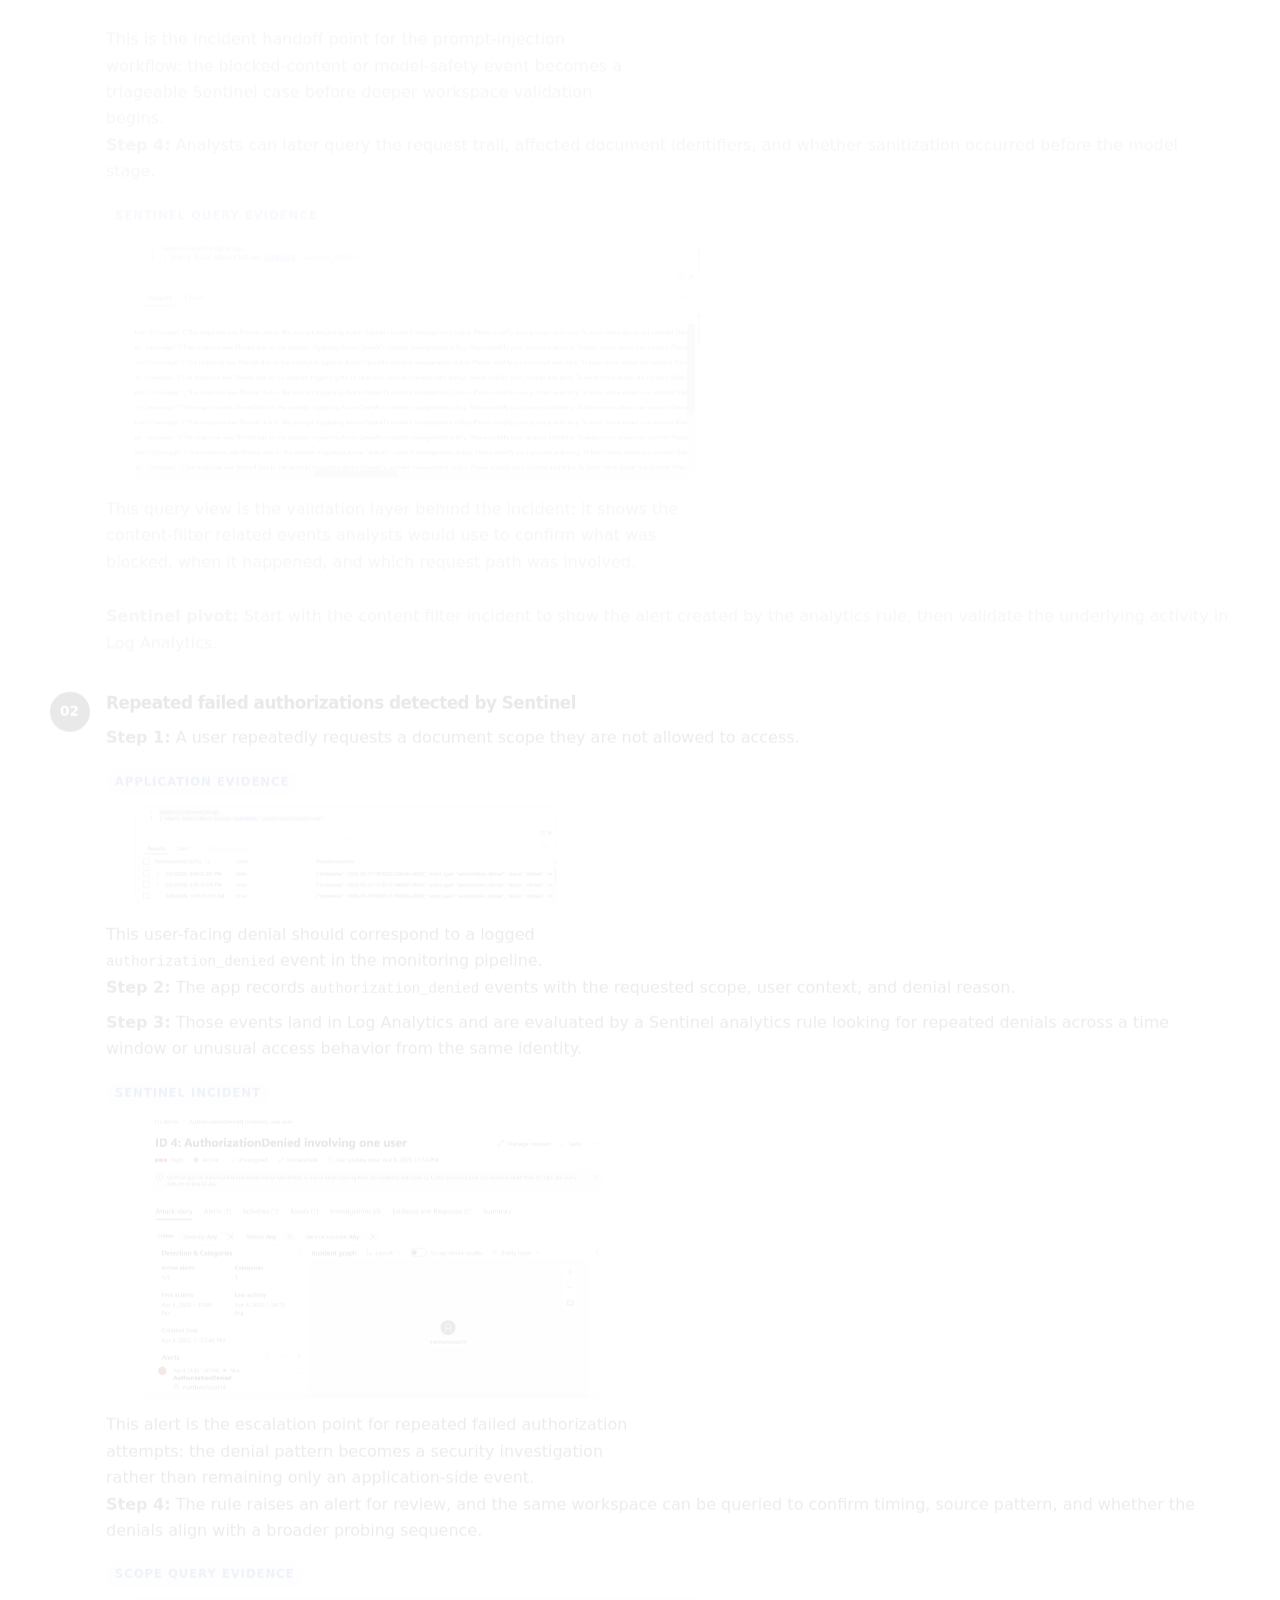
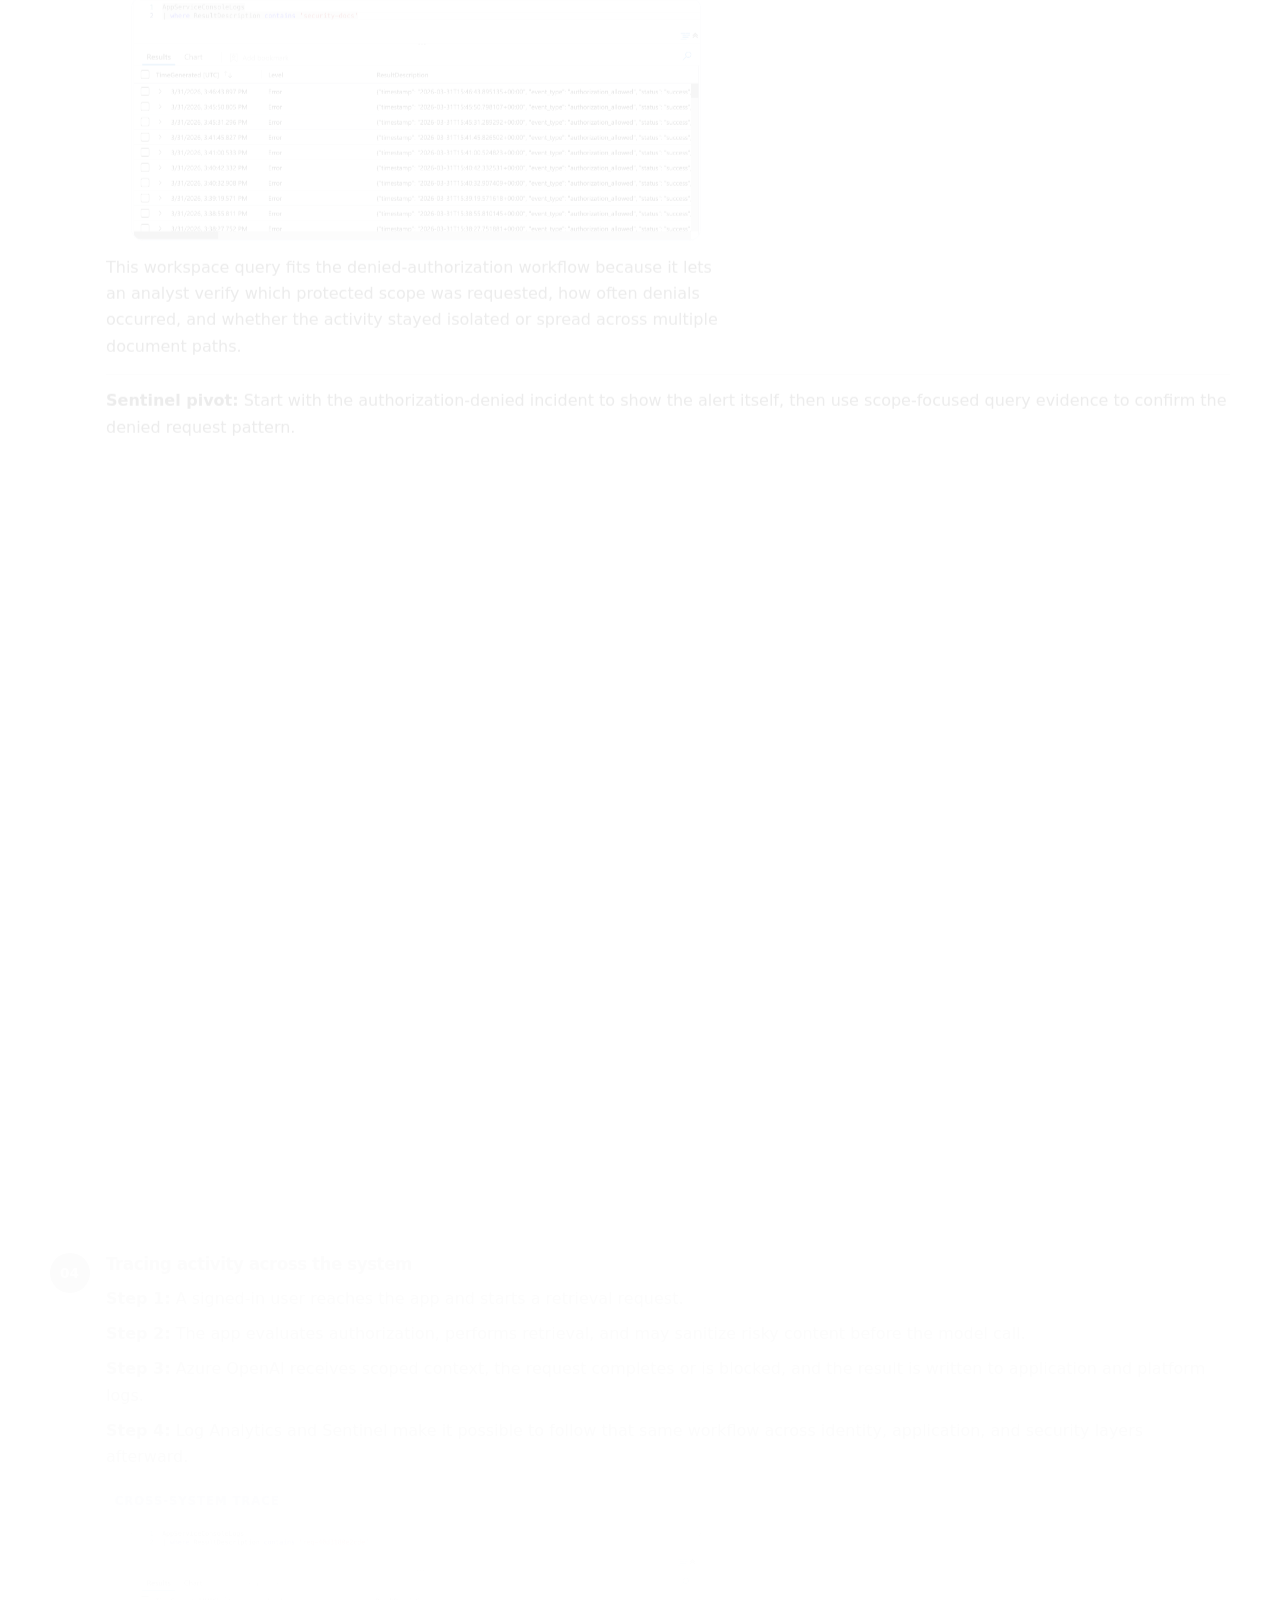
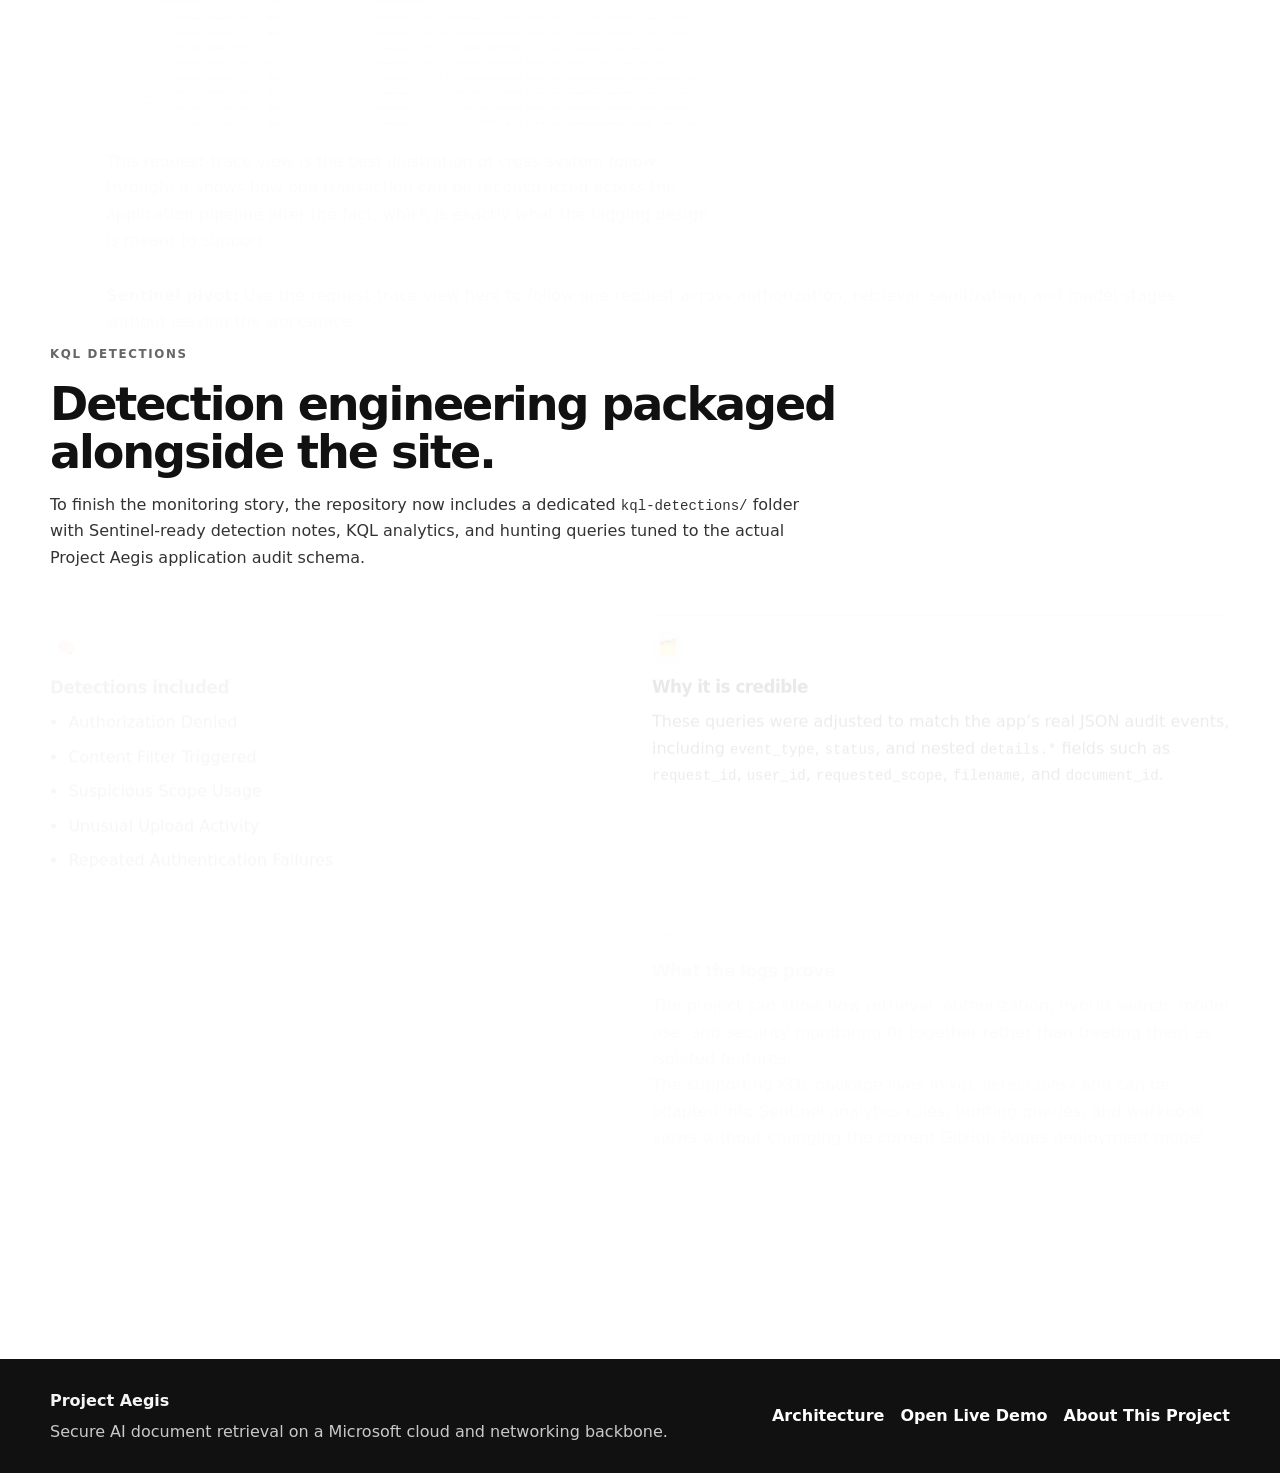
<file: security.html>
<!DOCTYPE html>
<html lang="en">
<head>
  <meta charset="UTF-8" />
  <meta http-equiv="refresh" content="0; url=logging.html" />
  <meta name="viewport" content="width=device-width, initial-scale=1.0" />
  <title>Logging & Testing | Project Aegis</title>
  <link rel="stylesheet" href="styles.css" />
</head>
<body>
  <main class="section">
    <div class="container">
      <p class="eyebrow">Redirecting</p>
      <h1 class="page-title">Security operations content lives in Logging &amp; Testing.</h1>
      <p class="page-intro">If you are not redirected automatically, <a class="text-link" href="logging.html">open Logging &amp; Testing</a>.</p>
    </div>
  </main>
</body>
</html>
</file>
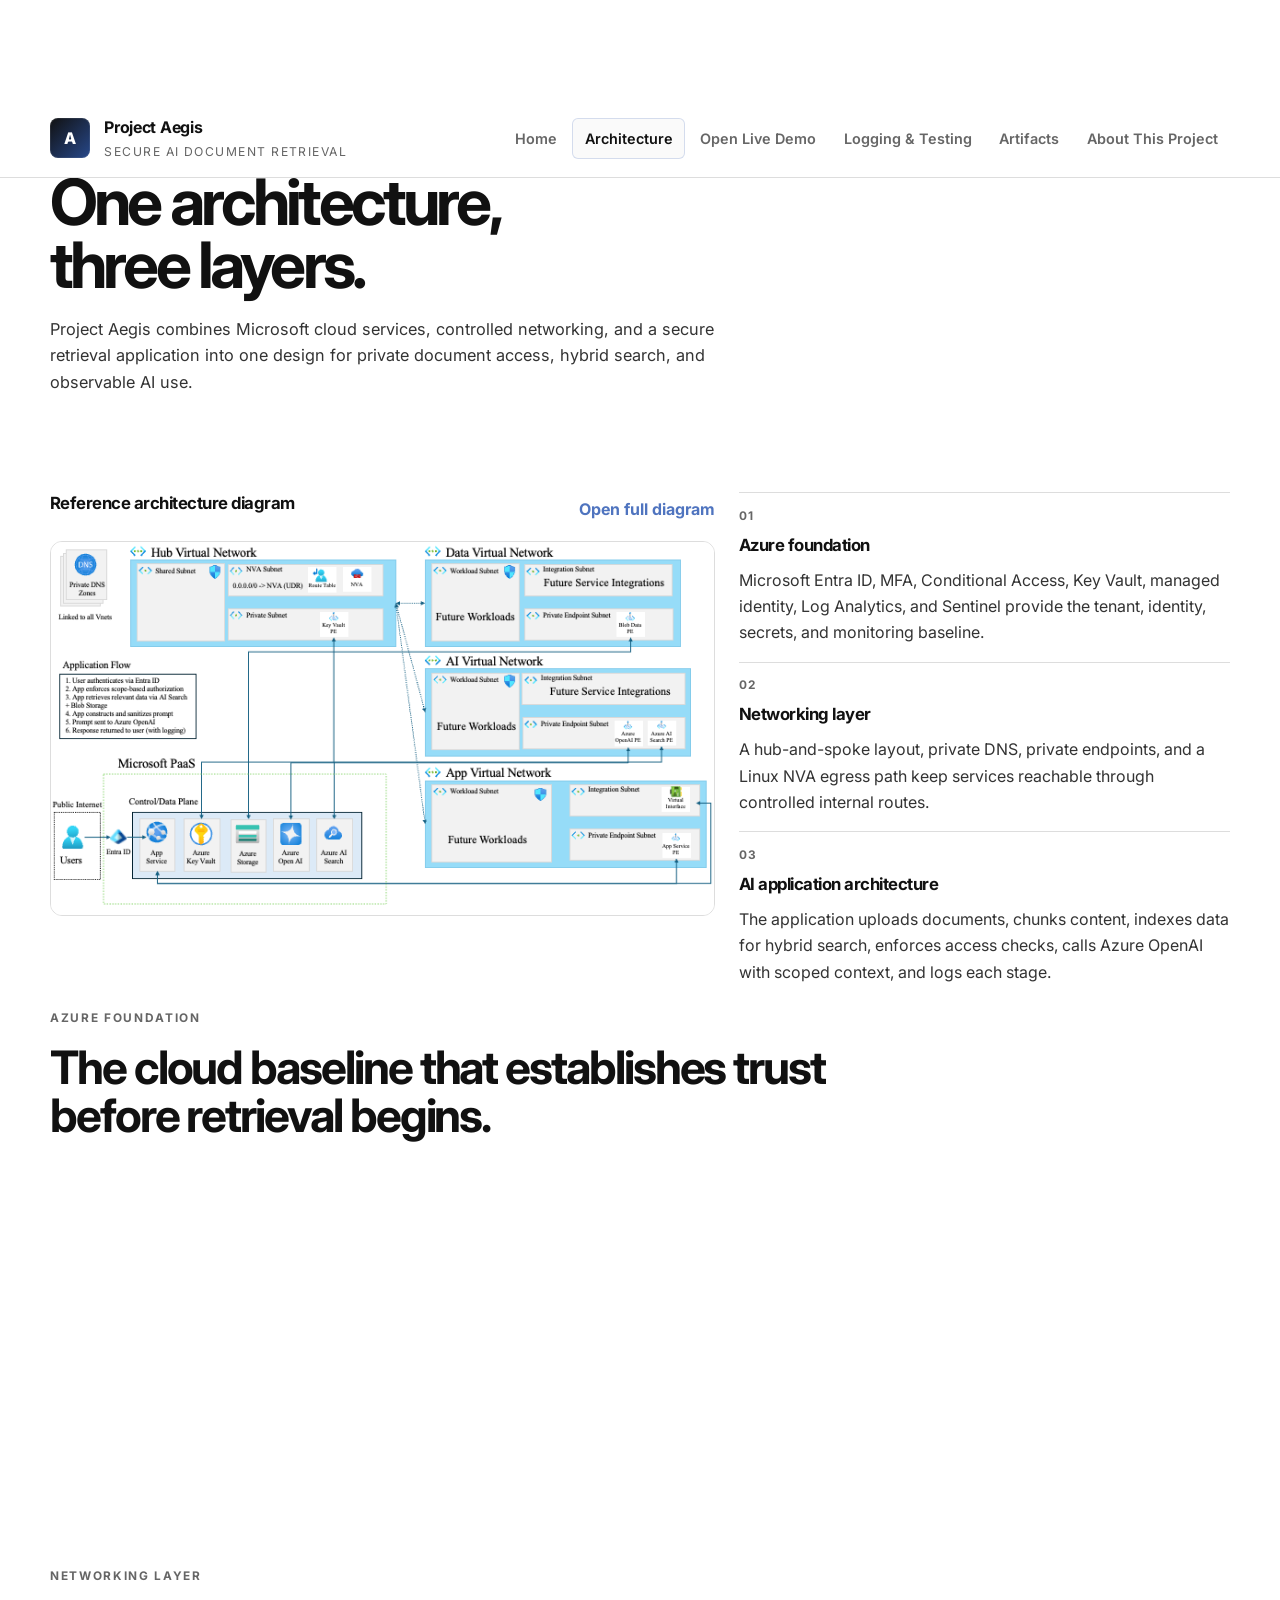
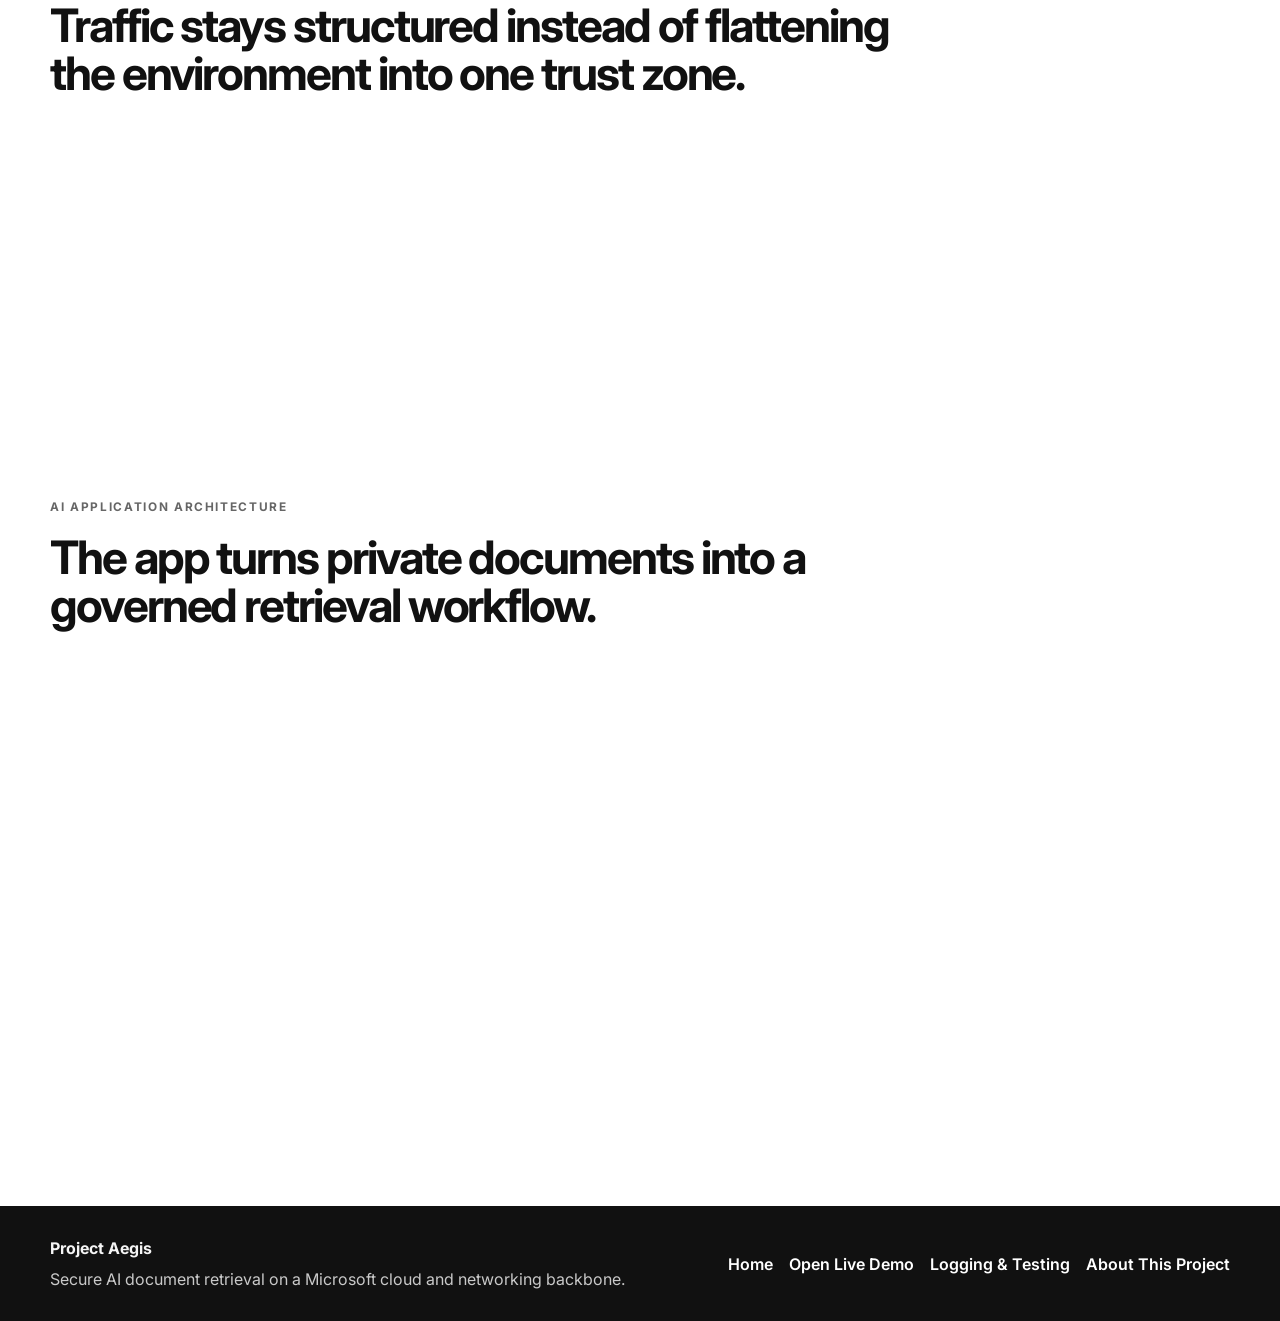
<file: setup.html>
<!DOCTYPE html>
<html lang="en">
<head>
  <meta charset="UTF-8" />
  <meta http-equiv="refresh" content="0; url=architecture.html#azure-foundation" />
  <meta name="viewport" content="width=device-width, initial-scale=1.0" />
  <title>Azure Foundation | Project Aegis</title>
  <link rel="stylesheet" href="styles.css" />
</head>
<body>
  <main class="section">
    <div class="container">
      <p class="eyebrow">Redirecting</p>
      <h1 class="page-title">Azure foundation lives in the Architecture section.</h1>
      <p class="page-intro">If you are not redirected automatically, <a class="text-link" href="architecture.html#azure-foundation">open Azure foundation</a>.</p>
    </div>
  </main>
</body>
</html>
</file>
<file: styles.css>
:root {
  --bg: #ffffff;
  --bg-alt: #f5f5f5;
  --bg-subtle: #fafafa;
  --surface: #ffffff;
  --surface-alt: #f7f7f7;
  --border: #dddddd;
  --border-strong: #bdbdbd;
  --text: #111111;
  --text-soft: #333333;
  --text-muted: #666666;
  --text-inverse: #f5f5f5;
  --ink: #000000;
  --accent: #1f1f1f;
  --accent-soft: #efefef;
  --critical: #7a1f1f;
  --high: #8a4f11;
  --medium: #5c5c5c;
  --shadow-soft: 0 10px 24px rgba(0, 0, 0, 0.05);
  --radius-lg: 14px;
  --radius-md: 10px;
  --radius-sm: 6px;
  --max-width: 1180px;
  --accent-tint: #eef3fc;
  --accent-line: #4f74bf;
  --accent-glow: rgba(79, 116, 191, 0.08);
}

* { box-sizing: border-box; }
html { scroll-behavior: smooth; }
body {
  margin: 0;
  font-family: "Inter", ui-sans-serif, system-ui, -apple-system, BlinkMacSystemFont, "Segoe UI", sans-serif;
  color: var(--text);
  background: var(--bg);
  line-height: 1.65;
  -webkit-font-smoothing: antialiased;
  text-rendering: optimizeLegibility;
}

a { color: inherit; text-decoration: none; }
a:hover { text-decoration: none; }
img { display: block; max-width: 100%; }
.container { width: min(var(--max-width), calc(100% - 2rem)); margin: 0 auto; }
.page-noise { display: none; }

.site-header {
  position: sticky;
  top: 0;
  z-index: 100;
  padding: 0.9rem 0;
  background: rgba(255, 255, 255, 0.94);
  backdrop-filter: blur(12px);
  border-bottom: 1px solid var(--border);
}
body.scrolled .site-header { background: rgba(255, 255, 255, 0.98); }

.nav-shell {
  display: flex;
  align-items: center;
  justify-content: space-between;
  gap: 1.5rem;
}

.brand {
  display: inline-flex;
  align-items: center;
  gap: 0.9rem;
  min-width: 0;
}
.brand strong, .brand small { display: block; }
.brand strong { font-size: 1rem; letter-spacing: -0.02em; }
.brand small {
  color: var(--text-muted);
  font-size: 0.76rem;
  margin-top: 0.1rem;
  text-transform: uppercase;
  letter-spacing: 0.12em;
}
.brand-mark {
  width: 2.5rem;
  height: 2.5rem;
  display: inline-flex;
  align-items: center;
  justify-content: center;
  border-radius: 8px;
  background: linear-gradient(135deg, #111111 0%, #27488a 100%);
  color: white;
  font-weight: 800;
  letter-spacing: -0.05em;
  box-shadow: inset 0 0 0 1px rgba(255, 255, 255, 0.08);
}

.site-nav {
  display: flex;
  align-items: center;
  gap: 0.2rem;
  flex-wrap: wrap;
  justify-content: flex-end;
}
.site-nav a {
  color: var(--text-muted);
  font-size: 0.9rem;
  font-weight: 600;
  padding: 0.5rem 0.7rem;
  border-radius: 6px;
  border: 1px solid transparent;
  transition: color 0.2s ease, background 0.2s ease, border-color 0.2s ease;
}
.site-nav a:hover,
.site-nav a.is-active {
  color: var(--text);
  background: var(--bg-subtle);
  border-color: rgba(79, 116, 191, 0.22);
}

.section { padding: 4.5rem 0; }
.hero, .page-hero { color: var(--text); }
.hero {
  padding: 4.3rem 0 3rem;
  border-bottom: 1px solid var(--border);
}
.page-hero { padding: 3.6rem 0 1.5rem; }
.hero-home { background: radial-gradient(circle at top right, var(--accent-glow), transparent 32%); }
.hero-home-minimal { min-height: calc(100vh - 88px); display: flex; align-items: center; }
.hero-center { text-align: center; max-width: 760px; }
.hero-subtitle {
  margin-top: 1rem;
  font-size: clamp(1.1rem, 2vw, 1.35rem);
  font-weight: 600;
  color: var(--accent-line);
  letter-spacing: -0.03em;
}
.hero-lead-minimal { margin-left: auto; margin-right: auto; }
.hero-actions-centered { justify-content: center; }

.hero-layout {
  display: grid;
  grid-template-columns: minmax(0, 1.3fr) minmax(290px, 0.7fr);
  gap: 2.4rem;
  align-items: start;
}
.hero-copy-block { padding-top: 0.2rem; }

.eyebrow {
  margin: 0 0 1rem;
  text-transform: uppercase;
  letter-spacing: 0.14em;
  font-size: 0.74rem;
  font-weight: 700;
  color: var(--text-muted);
}

h1, .page-title {
  margin: 0;
  font-size: clamp(2.8rem, 5vw, 4.8rem);
  line-height: 0.98;
  letter-spacing: -0.06em;
  max-width: 12ch;
}
.page-title { max-width: 14ch; }
.hero-center h1, .hero-center .page-title { max-width: none; }

h2 {
  margin: 0;
  font-size: clamp(2rem, 3.6vw, 3rem);
  line-height: 1.04;
  letter-spacing: -0.045em;
}

h3 {
  margin-top: 0;
  margin-bottom: 0.65rem;
  font-size: 1.05rem;
  line-height: 1.35;
  letter-spacing: -0.03em;
}

p { margin: 0; }
.lead, .page-intro {
  margin-top: 1.2rem;
  max-width: 68ch;
  font-size: 1.02rem;
  color: var(--text-soft);
}
.lead-compact { max-width: 62ch; }

.hero-actions {
  display: flex;
  gap: 0.85rem;
  flex-wrap: wrap;
  margin: 1.8rem 0 0;
}
.button {
  display: inline-flex;
  align-items: center;
  justify-content: center;
  min-height: 3.1rem;
  padding: 0.85rem 1.2rem;
  border-radius: 8px;
  font-weight: 700;
  border: 1px solid transparent;
  transition: transform 0.18s ease, background 0.18s ease, border-color 0.18s ease;
}
.button:hover { transform: translateY(-1px); }
.button-primary {
  color: #ffffff;
  background: linear-gradient(135deg, #111111 0%, #24427d 100%);
  border-color: #1c3361;
}
.button-secondary {
  color: var(--text);
  background: #ffffff;
  border-color: var(--border-strong);
}

.hero-points, .summary-list {
  list-style: none;
  padding: 0;
  margin: 1.4rem 0 0;
}
.hero-points {
  display: grid;
  grid-template-columns: repeat(3, minmax(0, 1fr));
  gap: 0.9rem;
}
.hero-points li,
.summary-list li,
.feature-card,
.panel,
.artifact-card,
.timeline-item,
.proof-card,
.risk-card,
.stat-card,
.nav-tile {
  border-top: 1px solid var(--border);
  padding-top: 1rem;
}

.feature-card, .panel, .artifact-card, .timeline-item, .stat-card {
  background: transparent;
}
.hero-points li {
  color: var(--text-soft);
  font-size: 0.94rem;
  line-height: 1.5;
}
.point-kicker {
  display: block;
  margin-bottom: 0.3rem;
  color: var(--text);
  font-weight: 700;
}

.hero-panel {
  border-left: 1px solid var(--border);
  padding-left: 1.5rem;
}
.stat-grid, .stacked-panels, .timeline, .quick-nav-grid { display: grid; gap: 1rem; }
.compact-grid { gap: 0.8rem; }
.stat-card strong, .proof-card strong {
  color: var(--text);
  font-size: 0.98rem;
  line-height: 1.45;
  display: block;
}
.stat-label, .artifact-type, .risk-level, .step {
  display: block;
  margin-bottom: 0.45rem;
  color: var(--text-muted);
  font-size: 0.74rem;
  text-transform: uppercase;
  letter-spacing: 0.12em;
  font-weight: 700;
}

.section-heading { margin-bottom: 1.9rem; }
.section-heading h2 + p {
  margin-top: 0.95rem;
  color: var(--text-soft);
  max-width: 74ch;
  font-size: 1rem;
}
.section-heading.narrow { max-width: 860px; }
.section-subtle, .section-alt {
  background: var(--bg-subtle);
  border-top: 1px solid var(--border);
  border-bottom: 1px solid var(--border);
}

.feature-grid, .artifact-grid, .flow-grid, .risk-grid, .proof-grid, .quick-grid, .architecture-layout, .quick-nav-grid {
  display: grid;
  gap: 1.5rem;
}
.feature-grid.two, .risk-grid, .simple-columns { grid-template-columns: repeat(2, minmax(0, 1fr)); }
.feature-grid.three, .flow-grid, .quick-grid, .quick-nav-grid { grid-template-columns: repeat(3, minmax(0, 1fr)); }
.flow-grid-four { grid-template-columns: repeat(4, minmax(0, 1fr)); }
.artifact-grid { grid-template-columns: repeat(3, minmax(0, 1fr)); }
.architecture-layout { grid-template-columns: minmax(0, 1.15fr) minmax(300px, 0.85fr); }
.artifact-card.featured { grid-column: span 2; }
.quick-nav-grid { grid-template-columns: repeat(4, minmax(0, 1fr)); }

.feature-card p,
.panel p,
.panel li,
.artifact-card p,
.timeline-item p,
.proof-card p,
.risk-card p,
.risk-card small,
.clean-list,
.callout-inline,
.nav-tile span:last-child {
  color: var(--text-soft);
}

.icon-card {
  display: grid;
  grid-template-columns: auto 1fr;
  gap: 0.85rem;
  align-items: start;
}
.icon-chip, .section-icon, .motif, .tile-icon {
  display: inline-flex;
  align-items: center;
  justify-content: center;
  width: 2rem;
  height: 2rem;
  border-radius: 999px;
  background: var(--accent-tint);
  box-shadow: inset 0 0 0 1px rgba(79, 116, 191, 0.14);
}
.section-icon, .tile-icon { margin-bottom: 0.8rem; font-weight: 700; }
.minimal-card { border-top-color: rgba(79, 116, 191, 0.24); }

.clean-list { margin: 0; padding-left: 1.15rem; }
.clean-list li + li { margin-top: 0.5rem; }
.spaced-top { margin-top: 1.5rem; }
.panel-visual { border-top: 0; padding-top: 0; }
.slim-panel { padding-top: 0.85rem; }
.panel-head {
  display: flex;
  align-items: center;
  justify-content: space-between;
  gap: 1rem;
  padding-bottom: 1rem;
}
.panel-head a, .text-link, .artifact-link { font-weight: 700; color: var(--accent-line); }
.architecture-image {
  border-radius: 12px;
  border: 1px solid var(--border);
  background: #fff;
}

.summary-list { display: grid; gap: 0.8rem; }
.summary-list-rich li {
  display: grid;
  grid-template-columns: auto 1fr;
  gap: 0.75rem;
  border-top-color: rgba(79, 116, 191, 0.2);
}
.summary-symbol {
  color: var(--accent-line);
  font-weight: 800;
  font-size: 1.1rem;
  line-height: 1.4;
}

.timeline-item {
  display: grid;
  grid-template-columns: auto 1fr;
  gap: 1rem;
  align-items: start;
}
.timeline-item p + p { margin-top: 0.55rem; }
.timeline-step {
  width: 2.5rem;
  height: 2.5rem;
  border-radius: 999px;
  display: inline-flex;
  align-items: center;
  justify-content: center;
  background: #111111;
  color: white;
  font-weight: 800;
  font-size: 0.85rem;
}
.detailed-timeline { gap: 1.2rem; }
.feature-media-grid {
  display: grid;
  grid-template-columns: minmax(0, 1.15fr) minmax(280px, 0.85fr);
  gap: 1.5rem;
  align-items: start;
}
.media-panel {
  border-top-color: rgba(79, 116, 191, 0.22);
}
.content-image {
  width: 100%;
  border-radius: 12px;
  border: 1px solid var(--border);
  background: #ffffff;
  box-shadow: var(--shadow-soft);
}
.content-image-contained {
  width: min(75%, 860px);
  margin: 0 auto;
}
.app-use-image {
  width: min(24%, 275px);
  max-width: 275px;
  margin: 0 auto;
}
.media-caption,
.supporting-figure figcaption {
  margin-top: 0.85rem;
  color: var(--text-soft);
}
.supporting-figure {
  margin: 0.95rem 0 0;
}
.supporting-figure-grid {
  display: grid;
  grid-template-columns: repeat(2, minmax(0, 1fr));
  gap: 1rem;
  margin-top: 0.95rem;
}
.supporting-figure-compact {
  max-width: 760px;
}
.supporting-figure-restrained {
  max-width: 720px;
}
.sentinel-evidence-grid {
  align-items: start;
}
.compact-evidence-grid {
  margin-top: 1.25rem;
}
.evidence-card {
  border-top-color: rgba(79, 116, 191, 0.2);
}
.evidence-card .content-image {
  max-width: 84%;
  margin: 0 auto;
  box-shadow: none;
}
.compact-evidence-card .content-image {
  max-width: 100%;
}
.evidence-card p {
  margin-top: 0.75rem;
}
.evidence-card .clean-list {
  margin-top: 0.8rem;
}
.supporting-figure .content-image {
  box-shadow: none;
}
.workflow-proof {
  margin-top: 1rem;
  max-width: 540px;
}
.workflow-proof .content-image {
  max-width: 88%;
  margin: 0 auto;
  border-color: rgba(79, 116, 191, 0.16);
}
.workflow-proof-query {
  max-width: 620px;
}
.workflow-proof-query .content-image {
  max-width: 92%;
}
.auth-denied-proof {
  max-width: 480px;
}
.screenshot-kicker {
  display: inline-block;
  margin-bottom: 0.6rem;
  padding: 0.2rem 0.55rem;
  border-radius: 999px;
  background: rgba(79, 116, 191, 0.08);
  color: var(--accent-line);
  font-size: 0.73rem;
  font-weight: 700;
  letter-spacing: 0.08em;
  text-transform: uppercase;
}
.inline-code-card { margin-top: 0.85rem; }
.callout-inline {
  margin-top: 0.85rem;
  padding-top: 0.85rem;
  border-top: 1px solid var(--border);
}

.code-card pre + pre { margin-top: 0.85rem; }
pre {
  overflow-x: auto;
  padding: 1rem;
  border-radius: 10px;
  background: #111111;
  color: #f5f5f5;
  border: 1px solid #111111;
}
code {
  font-family: ui-monospace, SFMono-Regular, Menlo, Monaco, Consolas, monospace;
  font-size: 0.88rem;
}

.artifact-card {
  display: flex;
  flex-direction: column;
  min-height: 100%;
}
.artifact-card h3 { margin-bottom: 0.55rem; }
.artifact-card p { margin-bottom: 0.85rem; }
.nav-tile {
  display: flex;
  flex-direction: column;
  min-height: 100%;
}
.nav-tile strong { font-size: 1rem; margin-bottom: 0.4rem; }

.reveal {
  opacity: 0;
  transform: translateY(14px);
  transition: opacity 0.5s ease var(--reveal-delay, 0ms), transform 0.5s ease var(--reveal-delay, 0ms);
}
.reveal.is-visible {
  opacity: 1;
  transform: translateY(0);
}

.site-footer {
  background: #111111;
  color: var(--text-inverse);
  border-top: 1px solid #111111;
  padding: 1.75rem 0;
}
.footer-layout {
  display: flex;
  align-items: center;
  justify-content: space-between;
  gap: 1rem;
  flex-wrap: wrap;
}
.footer-layout p { color: #c9c9c9; margin-top: 0.3rem; }
.footer-links { display: flex; gap: 1rem; flex-wrap: wrap; }
.footer-links a { color: white; font-weight: 600; }

@media (max-width: 1100px) {
  .artifact-grid,
  .quick-grid,
  .feature-grid.three,
  .flow-grid,
  .flow-grid-four,
  .hero-points,
  .quick-nav-grid {
    grid-template-columns: repeat(2, minmax(0, 1fr));
  }
}

@media (max-width: 900px) {
  .hero-layout,
  .architecture-layout,
  .feature-media-grid,
  .feature-grid.two,
  .risk-grid,
  .artifact-grid,
  .feature-grid.three,
  .flow-grid,
  .flow-grid-four,
  .quick-grid,
  .simple-columns,
  .quick-nav-grid,
  .supporting-figure-grid {
    grid-template-columns: 1fr;
  }

  .nav-shell { display: block; }
  .site-nav { margin-top: 1rem; justify-content: flex-start; }
  .hero-panel {
    border-left: 0;
    border-top: 1px solid var(--border);
    padding-left: 0;
    padding-top: 1.25rem;
  }
  .artifact-card.featured { grid-column: span 1; }
  .panel-head, .footer-layout { display: block; }
  .panel-head a, .footer-links { margin-top: 0.75rem; }
}

@media (max-width: 640px) {
  .container { width: min(var(--max-width), calc(100% - 1.2rem)); }
  .section { padding: 3.5rem 0; }
  .site-header { padding: 0.8rem 0; }
  .hero, .page-hero { padding-top: 3rem; }
  h1, .page-title { font-size: 2.55rem; max-width: none; }
  h2 { font-size: 2rem; }
  .hero-points, .hero-actions, .timeline-item, .summary-list-rich li, .icon-card { grid-template-columns: 1fr; }
  .button { width: 100%; }
  .timeline-item { gap: 0.85rem; }
  .app-use-image {
    width: min(31%, 176px);
    max-width: 176px;
  }
  .site-nav a {
    padding-left: 0;
    padding-right: 0;
    background: transparent;
    border-color: transparent;
  }
}

.muted-grid {
  gap: 1.1rem;
}

.live-demo-card {
  margin-top: 1rem;
  padding: 1rem 1.1rem;
  border-top: 1px solid rgba(79, 116, 191, 0.28);
  background: linear-gradient(180deg, rgba(79, 116, 191, 0.04), rgba(79, 116, 191, 0.01));
}

.link-row {
  display: flex;
  flex-wrap: wrap;
  gap: 0.7rem;
  align-items: center;
  margin-top: 0.9rem;
}

.link-row .text-link {
  color: var(--accent-line);
}

.note {
  margin-top: 0.6rem;
  color: var(--text-muted);
  font-size: 0.93rem;
}
</file>
